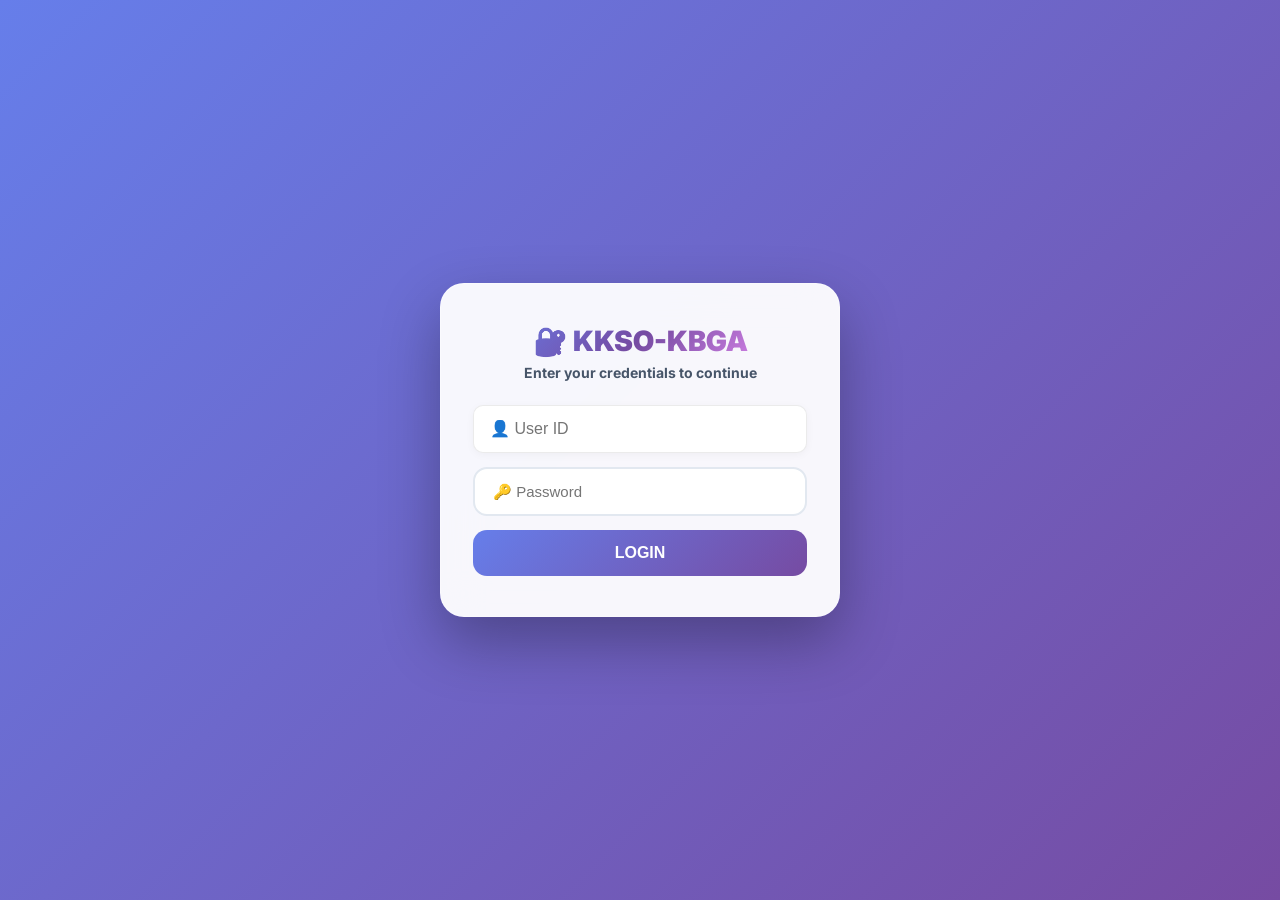
<file: index.html>
<!DOCTYPE html>
<html lang="en">
  <head>
    <!-- ✅ ADD THESE LINES -->
    <link rel="manifest" href="/KKSO-KBGA-APP/manifest.json">
    <meta name="theme-color" content="#000000">
    <meta name="mobile-web-app-capable" content="yes">
    <meta name="apple-mobile-web-app-capable" content="yes">
    <meta name="apple-mobile-web-app-status-bar-style" content="black">
    <meta name="apple-mobile-web-app-title" content="KKSO KBGA">
    <link rel="apple-touch-icon" href="/KKSO-KBGA-APP/icon-192.png">

    <script>
        if ('serviceWorker' in navigator) {
            window.addEventListener('load', function() {
                navigator.serviceWorker.register('/KKSO-KBGA-APP/sw.js')
                .then(function(registration) {
                    console.log('SW registered successfully');
                })
                .catch(function(error) {
                    console.log('SW registration failed:', error);
                });
            });
        }
    </script>
    <!-- ✅ END OF NEW LINES -->
<!-- css link here -->
<link rel="stylesheet" href="styles.css">

    <!-- YOUR EXISTING CODE BELOW -->
<meta charset="UTF-8"/>
<meta name="viewport" content="width=device-width,initial-scale=1.0"/>
<!-- Ravi you can change the browser tab title here -->
<title>KKSO-KBGA DATA</title>
<link rel="preconnect" href="https://fonts.googleapis.com">
<link rel="preconnect" href="https://fonts.gstatic.com" crossorigin>
<link href="https://fonts.googleapis.com/css2?family=Inter:wght@400;600;700;800;900&display=swap" rel="stylesheet">
</head>
<body>
<!-- ===== LOGIN PAGE ===== -->
<div class="login-page" id="loginPage">
<div class="login-card">
<h1>🔐 KKSO-KBGA</h1>
<h3>Enter your credentials to continue</h3>
<input type="text" class="login-input" id="loginUser" placeholder="👤 User ID" autocomplete="off">
<input type="password" class="login-input" id="loginPass" placeholder="🔑 Password">
<button class="login-btn" onclick="handleLogin()">LOGIN</button>
<div class="login-error" id="loginError"></div>
</div>
</div>

<!-- ===== MAIN APP ===== -->
<div class="page" id="appPage">
<div class="header-strip">
<div class="h11"></div>
<div class="h12"></div>
<div class="h13"></div>
</div>

<div class="user-bar" id="userBar">
<div class="clock-widget"><span class="dot"></span><span class="day">-</span><span class="date">-</span><span class="time">-</span></div>
<div class="user-info">
<div class="user-avatar" id="userAvatar">?</div>
<div class="user-details"><span class="user-name" id="userName">-</span><span class="user-level" id="userLevel">-</span></div>
<button class="pwd-btn" onclick="openPasswordModal()" title="Change Password">🔑</button>
<button class="refresh-btn" onclick="location.reload()" title="Refresh">🔄</button>
<button class="logout-btn" onclick="handleLogout()">LOGOUT</button>
</div>
</div>

<div class="title-card">
<h1>KKSO-KBGA DATA</h1>
<h2 id="titleLevel">A Cloud Based Data System</h2>
<h3 id="versionText">© Created by SSE/M/KKSO </h3>
</div>

<!-- MODE TOGGLE — 4 tabs now including More -->
<div class="mode-toggle">
<button class="mode-btn active" onclick="switchMode('view')" id="viewBtn">📋 View Data</button>
<button class="mode-btn" onclick="switchMode('entry')" id="entryBtn">✏️ Entry Data</button>
<button class="mode-btn" onclick="switchMode('mydata')" id="mydataBtn">👤 My Data</button>
<button class="mode-btn" onclick="switchMode('more')" id="moreBtn">📦 More</button>
</div>

<!-- VIEW MODE -->
<div id="viewSection">
<div class="panel">
<div class="panel-title">📋 Data Viewer</div>
<div class="form-group"><label>SUBJECT</label><div class="select-wrapper"><select id="viewSubject" class="colorful-select g1"><option value="">-- Select Subject --</option></select></div></div>
<div id="viewSubSubjectGroup" class="form-group" style="display:none"><label>SUB-SUBJECT</label><div class="select-wrapper"><select id="viewSubSubject" class="colorful-select g2"><option value="">-- Select Sub-Subject --</option></select></div></div>
<div id="viewDropdowns"></div>
</div>
<div id="viewOutput"></div>
</div>

<!-- ENTRY MODE -->
<div id="entrySection" style="display:none">
<div class="panel">
<div class="panel-title">✏️ Data Entry Form</div>
<div class="form-group"><label>SUBJECT</label><div class="select-wrapper"><select id="entrySubject" class="colorful-select g1"><option value="">-- Select Subject --</option></select></div></div>
<div id="entrySubSubjectGroup" class="form-group" style="display:none"><label>SUB-SUBJECT</label><div class="select-wrapper"><select id="entrySubSubject" class="colorful-select g2"><option value="">-- Select Sub-Subject --</option></select></div></div>
<div id="entryDropdowns"></div>
<div class="btn-group" id="entryBtnGroup" style="display:none">
<button class="submit-btn" onclick="handleEntrySubmit()">📤 Submit Entry</button>
<button class="clear-btn" onclick="handleEntryClear()">🗑️ Clear</button>
</div>
<div id="entryStatus"></div>
</div>
</div>

<!-- MY DATA MODE -->
<div id="mydataSection" style="display:none">
<div class="mydata-toggle">
<button class="mydata-btn active" onclick="switchMyData('entries')" id="myEntriesBtn">📝 My Entry Data</button>
<button class="mydata-btn" onclick="switchMyData('inbox')" id="myInboxBtn">📥 My Inbox <span class="unread-badge" id="unreadBadge" style="display:none">0</span></button>
</div>

<!-- MY ENTRIES - NO personal info here -->
<div id="myEntriesSection">
<div class="panel">
<div class="stats-row" id="statsRow">
<div class="stat-card"><div class="stat-icon">📊</div><div class="stat-num" id="statTotal">0</div><div class="stat-label">Total</div></div>
<div class="stat-card"><div class="stat-icon">📅</div><div class="stat-num" id="statToday">0</div><div class="stat-label">Today</div></div>
<div class="stat-card"><div class="stat-icon">📆</div><div class="stat-num" id="statWeek">0</div><div class="stat-label">This Week</div></div>
<div class="stat-card"><div class="stat-icon">🗓️</div><div class="stat-num" id="statMonth">0</div><div class="stat-label">This Month</div></div>
</div>
<div class="form-group"><label>Filter by Subject</label><div class="select-wrapper"><select id="mySubjectFilter" class="colorful-select g3"><option value="">-- All Entries --</option></select></div></div>
<button class="submit-btn" onclick="loadMyData()" style="margin-bottom:10px;width:100%">🔄 Refresh Data</button>
<button class="clear-btn" onclick="exportPDF()" style="margin-bottom:10px;width:100%;background:linear-gradient(135deg,#f59e0b,#d97706)">📄 Export PDF</button>
<div id="myEntriesTable"></div>
</div>
</div>

<!-- MY INBOX - WITH personal info -->
<div id="myInboxSection" style="display:none">
<div class="panel">
<div id="inboxPersonalInfo"></div>
<div class="inbox-stats" id="inboxStats"></div>
<div class="inbox-filters" id="inboxFilters"></div>
<div id="inboxCards"></div>
</div>
</div>
</div>

<!-- MORE MODE (Folder-based app hub) -->
<div id="moreSection" style="display:none">
<div class="more-section">
<div class="more-header">
<h2>📦 More Apps & Tools</h2>
<p id="moreHeaderDesc">Select a category below to explore</p>
</div>
<div id="moreBreadcrumb"></div>
<div id="moreAppsContainer">
<div class="more-loading">⏳ Loading apps...</div>
</div>
</div>
</div>

</div><!-- end appPage -->

<!-- PASSWORD MODAL -->
<div class="modal-overlay" id="pwdModal">
<div class="modal-card" style="position:relative">
<button class="modal-close" onclick="closePasswordModal()">✕</button>
<h2>🔑 Change Password</h2>
<input type="password" class="login-input" id="pwdCurrent" placeholder="Current Password">
<input type="password" class="login-input" id="pwdNew" placeholder="New Password (min 4 chars)">
<input type="password" class="login-input" id="pwdConfirm" placeholder="Confirm New Password">
<button class="login-btn" onclick="handlePasswordChange()">Change Password</button>
<div id="pwdMessage" style="text-align:center;margin-top:10px;font-size:13px"></div>
</div>
</div>

<!-- APP EMBED FULLSCREEN WRAPPER -->
<div class="app-embed-wrapper" id="appEmbedWrapper">
<div class="app-embed-topbar">
<button class="app-embed-back" onclick="closeEmbeddedApp()">← Back</button>
<div class="app-embed-title" id="appEmbedTitle">Loading…</div>
<div style="width:60px;flex-shrink:0"></div><!-- spacer to balance back btn -->
</div>
<div class="app-embed-loading" id="appEmbedLoading">
<div class="app-embed-spinner"></div>
<span>Loading app…</span>
</div>
<iframe class="app-embed-iframe" id="appEmbedIframe" src="" allowfullscreen
  sandbox="allow-scripts allow-same-origin allow-forms allow-popups allow-modals"
  onload="onIframeLoad()"></iframe>
</div>
<!-- JS link here -->
<script src="script.js"></script>
</body>
</html>
</file>
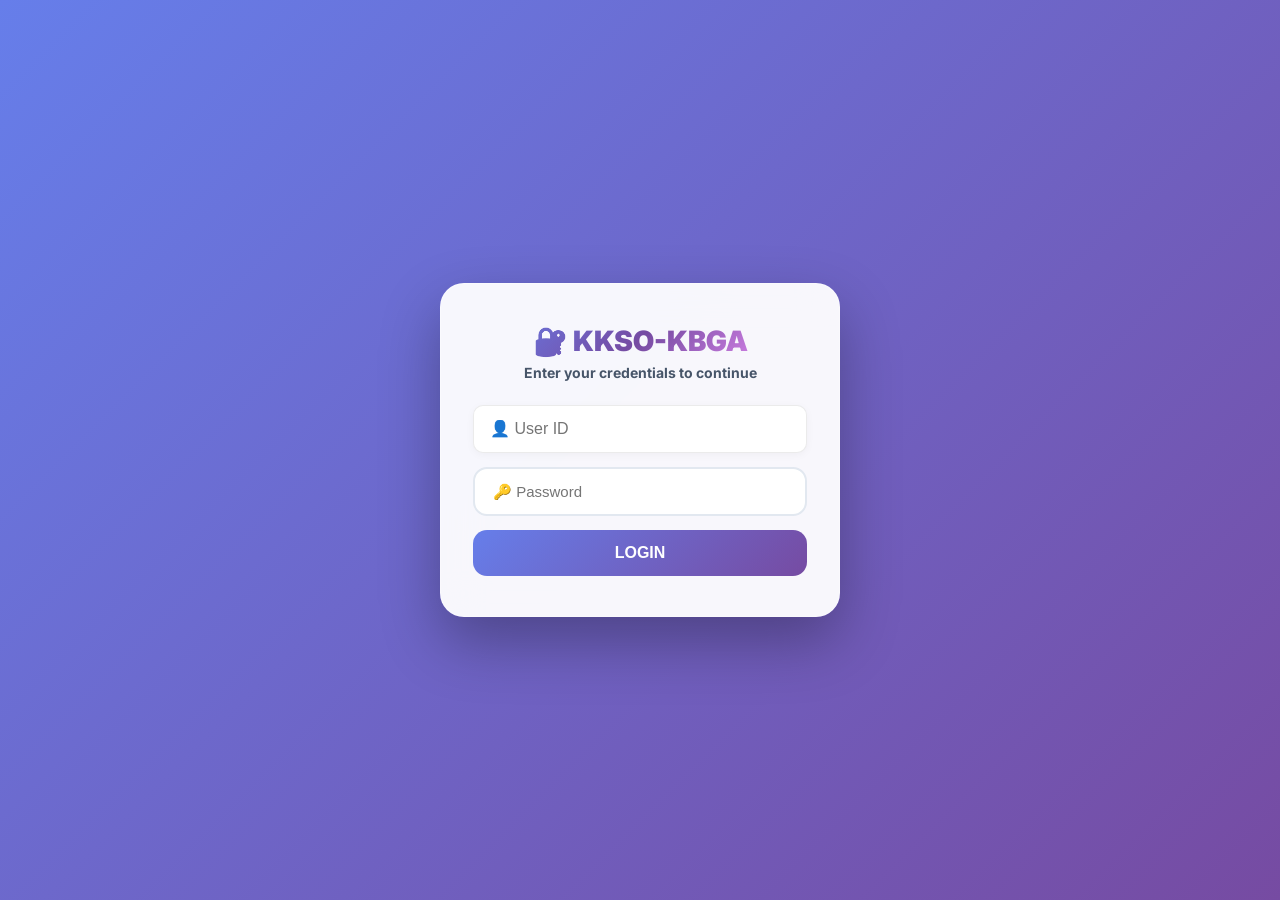
<file: App_Test/Json and embed veiw/index.html>
<!DOCTYPE html>
<html lang="en">
  <head>
    <!-- ✅ ADD THESE LINES --->
    <link rel="manifest" href="/KKSO-KBGA-APP/manifest.json">
    <meta name="theme-color" content="#000000">
    <meta name="mobile-web-app-capable" content="yes">
    <meta name="apple-mobile-web-app-capable" content="yes">
    <meta name="apple-mobile-web-app-status-bar-style" content="black">
    <meta name="apple-mobile-web-app-title" content="KKSO KBGA">
    <link rel="apple-touch-icon" href="/KKSO-KBGA-APP/icon-192.png">

    <script>
        if ('serviceWorker' in navigator) {
            window.addEventListener('load', function() {
                navigator.serviceWorker.register('/KKSO-KBGA-APP/sw.js')
                .then(function(registration) {
                    console.log('SW registered successfully');
                })
                .catch(function(error) {
                    console.log('SW registration failed:', error);
                });
            });
        }
    </script>
    <!-- ✅ END OF NEW LINES -->
<!-- css link here -->
<link rel="stylesheet" href="style.css">

    <!-- YOUR EXISTING CODE BELOW -->
<meta charset="UTF-8"/>
<meta name="viewport" content="width=device-width,initial-scale=1.0"/>
<!-- Ravi you can change the browser tab title here -->
<title>KKSO-KBGA DATA</title>
<link rel="preconnect" href="https://fonts.googleapis.com">
<link rel="preconnect" href="https://fonts.gstatic.com" crossorigin>
<link href="https://fonts.googleapis.com/css2?family=Inter:wght@400;600;700;800;900&display=swap" rel="stylesheet">
</head>
<body>
<!-- ===== LOGIN PAGE ===== -->
<div class="login-page" id="loginPage">
<div class="login-card">
<h1>🔐 KKSO-KBGA</h1>
<h3>Enter your credentials to continue</h3>
<input type="text" class="login-input" id="loginUser" placeholder="👤 User ID" autocomplete="off">
<input type="password" class="login-input" id="loginPass" placeholder="🔑 Password">
<button class="login-btn" onclick="handleLogin()">LOGIN</button>
<div class="login-error" id="loginError"></div>
</div>
</div>

<!-- ===== MAIN APP ===== -->
<div class="page" id="appPage">
<div class="header-strip">
<div class="h11"></div>
<div class="h12"></div>
<div class="h13"></div>
</div>

<div class="user-bar" id="userBar">
<div class="clock-widget"><span class="dot"></span><span class="day">-</span><span class="date">-</span><span class="time">-</span></div>
<div class="user-info">
<div class="user-avatar" id="userAvatar">?</div>
<div class="user-details"><span class="user-name" id="userName">-</span><span class="user-level" id="userLevel">-</span></div>
<button class="pwd-btn" onclick="openPasswordModal()" title="Change Password">🔑</button>
<button class="refresh-btn" onclick="location.reload()" title="Refresh">🔄</button>
<button class="logout-btn" onclick="handleLogout()">LOGOUT</button>
</div>
</div>

<div class="title-card">
<h1>KKSO-KBGA DATA</h1>
<h2 id="titleLevel">A Cloud Based Data System</h2>
<h3 id="versionText">© Created by SSE/M/KKSO </h3>
</div>
<!-- MODE TOGGLE — 4 tabs now including More -->
<div class="mode-toggle">
<button class="mode-btn active" onclick="switchMode('view')" id="viewBtn">📋 View Data</button>
<button class="mode-btn" onclick="switchMode('entry')" id="entryBtn">✏️ Entry Data</button>
<button class="mode-btn" onclick="switchMode('mydata')" id="mydataBtn">👤 My Data</button>
<button class="mode-btn" onclick="switchMode('more')" id="moreBtn">📦 More</button>
</div>

<!-- VIEW MODE -->
<div id="viewSection">
<div class="panel">
<div class="panel-title">📋 Data Viewer</div>
<div class="form-group"><label>SUBJECT</label><div class="select-wrapper"><select id="viewSubject" class="colorful-select g1"><option value="">-- Select Subject --</option></select></div></div>
<div id="viewSubSubjectGroup" class="form-group" style="display:none"><label>SUB-SUBJECT</label><div class="select-wrapper"><select id="viewSubSubject" class="colorful-select g2"><option value="">-- Select Sub-Subject --</option></select></div></div>
<div id="viewDropdowns"></div>
</div>
<div id="viewOutput"></div>
</div>

<!-- ENTRY MODE -->
<div id="entrySection" style="display:none">
<div class="panel">
<div class="panel-title">✏️ Data Entry Form</div>
<div class="form-group"><label>SUBJECT</label><div class="select-wrapper"><select id="entrySubject" class="colorful-select g1"><option value="">-- Select Subject --</option></select></div></div>
<div id="entrySubSubjectGroup" class="form-group" style="display:none"><label>SUB-SUBJECT</label><div class="select-wrapper"><select id="entrySubSubject" class="colorful-select g2"><option value="">-- Select Sub-Subject --</option></select></div></div>

<!-- ✅ NEW: HTML Embed container for Entry Data -->
<div id="entryHtmlEmbedSection" class="entry-embed-wrapper">
  <div class="entry-embed-topbar">
    <button class="entry-embed-back" onclick="closeEntryHtmlEmbed()">← Back</button>
    <div class="entry-embed-title" id="entryEmbedTitle">Loading…</div>
    <div style="width:60px;flex-shrink:0"></div>
  </div>
  <div class="entry-embed-body">
    <div class="entry-embed-loading" id="entryEmbedLoading">
      <div class="entry-embed-spinner"></div>
      <span>Loading form…</span>
    </div>
    <iframe class="entry-embed-iframe" id="entryHtmlIframe" src="" allowfullscreen
      sandbox="allow-scripts allow-same-origin allow-forms allow-popups allow-modals"
      onload="onEntryIframeLoad()"></iframe>
  </div>
</div>

<div id="entryDropdowns"></div>
<div class="btn-group" id="entryBtnGroup" style="display:none">
<button class="submit-btn" onclick="handleEntrySubmit()">📤 Submit Entry</button>
<button class="clear-btn" onclick="handleEntryClear()">🗑️ Clear</button>
</div>
<div id="entryStatus"></div>
</div>
</div>

<!-- MY DATA MODE -->
<div id="mydataSection" style="display:none">
<div class="mydata-toggle">
<button class="mydata-btn active" onclick="switchMyData('entries')" id="myEntriesBtn">📝 My Entry Data</button>
<button class="mydata-btn" onclick="switchMyData('inbox')" id="myInboxBtn">📥 My Inbox <span class="unread-badge" id="unreadBadge" style="display:none">0</span></button>
</div>

<!-- MY ENTRIES - NO personal info here -->
<div id="myEntriesSection">
<div class="panel">
<div class="stats-row" id="statsRow">
<!--<div class="stat-card"><div class="stat-icon">📊</div><div class="stat-num" id="statTotal">0</div><div class="stat-label">Total</div></div>
<div class="stat-card"><div class="stat-icon">📅</div><div class="stat-num" id="statToday">0</div><div class="stat-label">Today</div></div>
<div class="stat-card"><div class="stat-icon">📆</div><div class="stat-num" id="statWeek">0</div><div class="stat-label">This Week</div></div>
<div class="stat-card"><div class="stat-icon">🗓️</div><div class="stat-num" id="statMonth">0</div><div class="stat-label">This Month</div></div>-->
</div>
<div class="form-group"><label>Filter by Subject</label><div class="select-wrapper"><select id="mySubjectFilter" class="colorful-select g3"><option value="">-- All Entries --</option></select></div></div>
<button class="submit-btn" onclick="loadMyData()" style="margin-bottom:10px;width:100%">🔄 Refresh Data</button>
<button class="clear-btn" onclick="exportPDF()" style="margin-bottom:10px;width:100%;background:linear-gradient(135deg,#f59e0b,#d97706)">📄 Export PDF</button>
<div id="myEntriesTable"></div>
</div>
</div>

<!-- MY INBOX - WITH personal info -->
<div id="myInboxSection" style="display:none">
<div class="panel">
<div id="inboxPersonalInfo"></div>
<div class="inbox-stats" id="inboxStats"></div>
<div class="inbox-filters" id="inboxFilters"></div>
<div id="inboxCards"></div>
</div>
</div>
</div>

<!-- MORE MODE (Folder-based app hub) -->
<div id="moreSection" style="display:none">
<div class="more-section">
<div class="more-header">
<h2>📦 More Apps & Tools</h2>
<p id="moreHeaderDesc">Select a category below to explore</p>
</div>
<div id="moreBreadcrumb"></div>
<div id="moreAppsContainer">
<div class="more-loading">⏳ Loading apps...</div>
</div>
</div>
</div>

</div><!-- end appPage -->

<!-- PASSWORD MODAL -->
<div class="modal-overlay" id="pwdModal">
<div class="modal-card" style="position:relative">
<button class="modal-close" onclick="closePasswordModal()">✕</button>
<h2>🔑 Change Password</h2>
<input type="password" class="login-input" id="pwdCurrent" placeholder="Current Password">
<input type="password" class="login-input" id="pwdNew" placeholder="New Password (min 4 chars)">
<input type="password" class="login-input" id="pwdConfirm" placeholder="Confirm New Password">
<button class="login-btn" onclick="handlePasswordChange()">Change Password</button>
<div id="pwdMessage" style="text-align:center;margin-top:10px;font-size:13px"></div>
</div>
</div>

<!-- APP EMBED FULLSCREEN WRAPPER -->
<div class="app-embed-wrapper" id="appEmbedWrapper">
<div class="app-embed-topbar">
<button class="app-embed-back" onclick="closeEmbeddedApp()">← Back</button>
<div class="app-embed-title" id="appEmbedTitle">Loading…</div>
<div style="width:60px;flex-shrink:0"></div><!-- spacer to balance back btn -->
</div>
<div class="app-embed-loading" id="appEmbedLoading">
<div class="app-embed-spinner"></div>
<span>Loading app…</span>
</div>
<iframe class="app-embed-iframe" id="appEmbedIframe" src="" allowfullscreen
  sandbox="allow-scripts allow-same-origin allow-forms allow-popups allow-modals"
  onload="onIframeLoad()"></iframe>
</div>
<!-- ✅ VIEW MODE HTML EMBED WRAPPER (same style as App Embed, new IDs) -->
<div class="app-embed-wrapper" id="viewHtmlEmbedSection">
<div class="app-embed-topbar">
<button class="app-embed-back" onclick="closeViewHtmlEmbed(false)">← Back</button>
<div class="app-embed-title" id="viewEmbedTitle">Loading…</div>
<div style="width:60px;flex-shrink:0"></div>
</div>
<div class="app-embed-loading" id="viewEmbedLoading">
<div class="app-embed-spinner"></div>
<span>Loading…</span>
</div>
<iframe class="app-embed-iframe" id="viewHtmlIframe" src="" allowfullscreen
  sandbox="allow-scripts allow-same-origin allow-forms allow-popups allow-modals"
  onload="onViewIframeLoad()"></iframe>
</div>
  <!-- JS link here -->
<script src="script.js"></script>
</body>
</html>
</file>
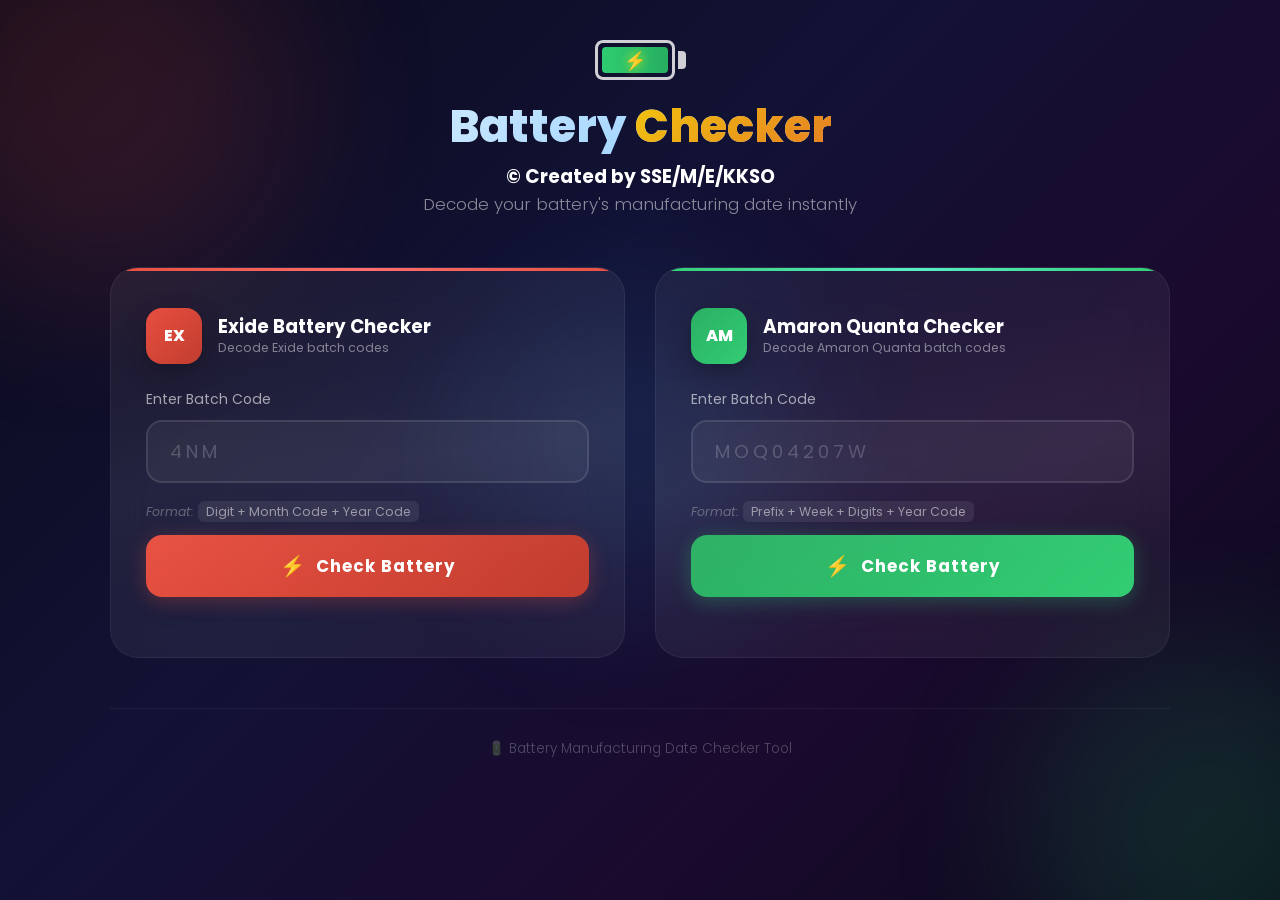
<file: batterychecker.html>
<!DOCTYPE html>
<html lang="en">
<head>
    <meta charset="UTF-8">
    <meta name="viewport" content="width=device-width, initial-scale=1.0">
    <title>🔋 Battery Date Checker</title>
    <link href="https://fonts.googleapis.com/css2?family=Poppins:wght@300;400;500;600;700;800&display=swap" rel="stylesheet">
    <style>
        *{margin:0;padding:0;box-sizing:border-box}

        body{
            font-family:'Poppins',sans-serif;
            min-height:100vh;
            background:linear-gradient(135deg,#0a0a1a 0%,#121235 40%,#1a0a2e 70%,#0a0a1a 100%);
            color:#fff;
            overflow-x:hidden;
        }

        /* Floating Particles */
        .particles{position:fixed;top:0;left:0;width:100%;height:100%;pointer-events:none;z-index:0}
        .particle{
            position:absolute;
            border-radius:50%;
            animation:floatUp linear infinite;
            opacity:0;
        }
        @keyframes floatUp{
            0%{transform:translateY(110vh) scale(0);opacity:0}
            10%{opacity:1}
            90%{opacity:.6}
            100%{transform:translateY(-10vh) scale(1);opacity:0}
        }

        /* Glowing orbs */
        .orb{
            position:fixed;
            border-radius:50%;
            filter:blur(80px);
            opacity:.15;
            z-index:0;
            animation:orbFloat 8s ease-in-out infinite alternate;
        }
        .orb-1{width:400px;height:400px;background:#e74c3c;top:-100px;left:-100px;animation-delay:0s}
        .orb-2{width:350px;height:350px;background:#2ecc71;bottom:-100px;right:-100px;animation-delay:2s}
        .orb-3{width:300px;height:300px;background:#3498db;top:50%;left:50%;transform:translate(-50%,-50%);animation-delay:4s}
        @keyframes orbFloat{
            0%{transform:translate(0,0) scale(1)}
            100%{transform:translate(30px,-30px) scale(1.1)}
        }

        .wrapper{position:relative;z-index:1;max-width:1100px;margin:0 auto;padding:40px 20px}

        /* Header */
        header{text-align:center;margin-bottom:50px}

        .header-battery{
            display:inline-flex;
            align-items:center;
            margin-bottom:20px;
            position:relative;
        }
        .h-batt-body{
            width:80px;height:40px;
            border:3px solid rgba(255,255,255,.8);
            border-radius:8px;
            padding:4px;
            position:relative;
            overflow:hidden;
        }
        .h-batt-fill{
            height:100%;
            border-radius:4px;
            background:linear-gradient(90deg,#2ecc71,#27ae60);
            animation:headerCharge 3s ease-in-out infinite;
        }
        @keyframes headerCharge{
            0%{width:15%;background:linear-gradient(90deg,#e74c3c,#c0392b)}
            50%{width:90%;background:linear-gradient(90deg,#2ecc71,#27ae60)}
            100%{width:15%;background:linear-gradient(90deg,#e74c3c,#c0392b)}
        }
        .h-batt-cap{
            width:8px;height:18px;
            background:rgba(255,255,255,.8);
            border-radius:0 4px 4px 0;
            margin-left:3px;
        }
        .h-batt-bolt{
            position:absolute;
            top:50%;left:50%;
            transform:translate(-50%,-50%);
            font-size:18px;
            filter:drop-shadow(0 0 6px rgba(255,255,0,.8));
            animation:boltPulse 1.5s ease-in-out infinite;
        }
        @keyframes boltPulse{
            0%,100%{opacity:1;transform:translate(-50%,-50%) scale(1)}
            50%{opacity:.5;transform:translate(-50%,-50%) scale(.8)}
        }

        header h1{
            font-size:2.8em;font-weight:800;
            background:linear-gradient(135deg,#fff 0%,#a8d8ff 50%,#fff 100%);
            -webkit-background-clip:text;
            -webkit-text-fill-color:transparent;
            background-clip:text;
            line-height:1.2;
            margin-bottom:8px;
        }
        header h1 span{
            background:linear-gradient(135deg,#f1c40f,#e67e22);
            -webkit-background-clip:text;
            -webkit-text-fill-color:transparent;
            background-clip:text;
        }
        header p{color:rgba(255,255,255,.5);font-size:1.05em;font-weight:300}

        /* Cards Container */
        .cards-container{
            display:grid;
            grid-template-columns:repeat(auto-fit,minmax(400px,1fr));
            gap:30px;
            margin-bottom:50px;
        }

        /* Card */
        .card{
            background:rgba(255,255,255,.04);
            backdrop-filter:blur(20px);
            -webkit-backdrop-filter:blur(20px);
            border:1px solid rgba(255,255,255,.08);
            border-radius:28px;
            padding:40px 35px;
            position:relative;
            overflow:hidden;
            transition:all .4s cubic-bezier(.175,.885,.32,1.275);
        }
        .card::before{
            content:'';position:absolute;top:0;left:0;right:0;height:3px;
            border-radius:28px 28px 0 0;
        }
        .card.exide-card::before{background:linear-gradient(90deg,#e74c3c,#ff6b6b,#e74c3c)}
        .card.amaron-card::before{background:linear-gradient(90deg,#2ecc71,#55efc4,#2ecc71)}

        .card:hover{
            transform:translateY(-8px);
            border-color:rgba(255,255,255,.15);
            box-shadow:0 20px 60px rgba(0,0,0,.3);
        }

        /* Card shimmer effect */
        .card::after{
            content:'';position:absolute;top:-50%;left:-50%;
            width:200%;height:200%;
            background:linear-gradient(
                to bottom right,
                rgba(255,255,255,0) 0%,
                rgba(255,255,255,.02) 40%,
                rgba(255,255,255,.05) 50%,
                rgba(255,255,255,.02) 60%,
                rgba(255,255,255,0) 100%
            );
            transform:rotate(30deg);
            pointer-events:none;
        }

        .card-top{display:flex;align-items:center;gap:16px;margin-bottom:25px}

        .brand-icon{
            width:56px;height:56px;border-radius:16px;
            display:flex;align-items:center;justify-content:center;
            font-weight:800;font-size:1em;letter-spacing:-.5px;
            box-shadow:0 8px 25px rgba(0,0,0,.3);
            flex-shrink:0;
        }
        .exide-icon{background:linear-gradient(135deg,#e74c3c,#c0392b)}
        .amaron-icon{background:linear-gradient(135deg,#27ae60,#2ecc71)}

        .card-top-text h2{font-size:1.15em;font-weight:700;line-height:1.3}
        .card-top-text p{font-size:.78em;color:rgba(255,255,255,.45);font-weight:400}

        .input-label{
            font-size:.88em;color:rgba(255,255,255,.6);
            margin-bottom:10px;display:block;font-weight:400;
        }

        .input-field{
            width:100%;padding:16px 22px;
            border:2px solid rgba(255,255,255,.1);
            border-radius:16px;
            background:rgba(255,255,255,.05);
            color:#fff;
            font-size:1.15em;
            font-family:'Poppins',sans-serif;
            font-weight:600;
            letter-spacing:4px;
            text-transform:uppercase;
            outline:none;
            transition:all .3s;
            margin-bottom:16px;
        }
        .input-field::placeholder{
            color:rgba(255,255,255,.2);
            letter-spacing:4px;
            font-weight:400;
        }
        .input-field:focus{
            border-color:rgba(255,255,255,.3);
            background:rgba(255,255,255,.08);
            box-shadow:0 0 0 4px rgba(255,255,255,.05);
        }

        .check-btn{
            width:100%;padding:16px;
            border:none;border-radius:16px;
            font-size:1.05em;font-weight:700;
            cursor:pointer;
            font-family:'Poppins',sans-serif;
            letter-spacing:1px;
            display:flex;align-items:center;justify-content:center;gap:10px;
            transition:all .3s;
            position:relative;
            overflow:hidden;
        }
        .check-btn::before{
            content:'';position:absolute;top:0;left:-100%;
            width:100%;height:100%;
            background:linear-gradient(90deg,transparent,rgba(255,255,255,.2),transparent);
            transition:left .5s;
        }
        .check-btn:hover::before{left:100%}

        .exide-btn{
            background:linear-gradient(135deg,#e74c3c,#c0392b);
            color:#fff;
            box-shadow:0 4px 20px rgba(231,76,60,.3);
        }
        .exide-btn:hover{
            transform:translateY(-3px);
            box-shadow:0 8px 30px rgba(231,76,60,.5);
        }
        .amaron-btn{
            background:linear-gradient(135deg,#27ae60,#2ecc71);
            color:#fff;
            box-shadow:0 4px 20px rgba(46,204,113,.3);
        }
        .amaron-btn:hover{
            transform:translateY(-3px);
            box-shadow:0 8px 30px rgba(46,204,113,.5);
        }
        .check-btn:active{transform:translateY(0) scale(.98)}

        .btn-icon{font-size:1.2em}

        /* Result Area */
        .result-area{margin-top:20px}

        .result-card{
            background:rgba(255,255,255,.05);
            border:1px solid rgba(255,255,255,.1);
            border-radius:20px;
            padding:25px;
            animation:resultIn .6s cubic-bezier(.175,.885,.32,1.275);
        }
        @keyframes resultIn{
            0%{opacity:0;transform:translateY(30px) scale(.95)}
            100%{opacity:1;transform:translateY(0) scale(1)}
        }

        /* Battery Visual */
        .battery-visual{
            display:flex;align-items:center;justify-content:center;
            margin-bottom:22px;gap:4px;
        }
        .batt-body{
            width:140px;height:52px;
            border:3px solid rgba(255,255,255,.6);
            border-radius:10px;
            padding:5px;
            position:relative;
        }
        .batt-fill{
            height:100%;
            border-radius:6px;
            width:0%;
            transition:width 1.8s cubic-bezier(.25,.46,.45,.94);
            position:relative;
        }
        .batt-fill.animate{width:var(--target-width)}

        .batt-percent{
            position:absolute;top:50%;left:50%;
            transform:translate(-50%,-50%);
            font-size:.75em;font-weight:700;
            color:#fff;
            text-shadow:0 1px 3px rgba(0,0,0,.5);
            z-index:2;
            width:140px;
            text-align:center;
            left:0;
            transform:translateY(-50%);
        }
        .batt-cap{
            width:8px;height:22px;
            background:rgba(255,255,255,.6);
            border-radius:0 5px 5px 0;
        }

        /* Charge label */
        .charge-label{
            text-align:center;
            font-size:.75em;
            color:rgba(255,255,255,.4);
            margin-bottom:18px;
            font-weight:300;
        }

        .result-info{display:flex;flex-direction:column;gap:2px}

        .result-row{
            display:flex;align-items:center;gap:14px;
            padding:12px 15px;
            border-radius:12px;
            transition:background .3s;
        }
        .result-row:hover{background:rgba(255,255,255,.05)}

        .r-icon{
            width:42px;height:42px;
            border-radius:12px;
            display:flex;align-items:center;justify-content:center;
            font-size:1.15em;
            background:rgba(255,255,255,.06);
            flex-shrink:0;
        }
        .r-text{display:flex;flex-direction:column}
        .r-label{font-size:.75em;color:rgba(255,255,255,.4);font-weight:400}
        .r-value{font-size:1.02em;font-weight:600;margin-top:1px}

        .status-fresh{color:#2ecc71}
        .status-good{color:#f1c40f}
        .status-fair{color:#f39c12}
        .status-aging{color:#e67e22}
        .status-old{color:#e74c3c}

        .status-pill{
            display:inline-flex;align-items:center;gap:6px;
            padding:4px 14px;border-radius:20px;font-size:.85em;font-weight:600;
        }
        .pill-fresh{background:rgba(46,204,113,.12);color:#2ecc71}
        .pill-good{background:rgba(241,196,15,.12);color:#f1c40f}
        .pill-fair{background:rgba(243,156,18,.12);color:#f39c12}
        .pill-aging{background:rgba(230,126,34,.12);color:#e67e22}
        .pill-old{background:rgba(231,76,60,.12);color:#e74c3c}

        /* Dot pulse */
        .pulse-dot{
            width:8px;height:8px;border-radius:50%;
            display:inline-block;
            animation:pulseDot 1.5s ease-in-out infinite;
        }
        @keyframes pulseDot{
            0%,100%{opacity:1;transform:scale(1)}
            50%{opacity:.4;transform:scale(.7)}
        }

        /* Error */
        .error-msg{
            background:rgba(231,76,60,.1);
            border:1px solid rgba(231,76,60,.2);
            border-radius:14px;
            padding:16px 20px;
            color:#ff6b6b;
            font-size:.9em;
            display:flex;align-items:center;gap:10px;
            animation:shakeIn .5s;
        }
        @keyframes shakeIn{
            0%{transform:translateX(0);opacity:0}
            20%{transform:translateX(-8px)}
            40%{transform:translateX(8px)}
            60%{transform:translateX(-4px)}
            80%{transform:translateX(4px);opacity:1}
            100%{transform:translateX(0)}
        }
        .error-icon{font-size:1.3em}

        /* Footer */
        footer{
            text-align:center;
            padding:30px 0;
            border-top:1px solid rgba(255,255,255,.06);
        }
        footer p{color:rgba(255,255,255,.25);font-size:.85em;font-weight:300}
        footer a{color:rgba(255,255,255,.4);text-decoration:none}
        footer a:hover{color:rgba(255,255,255,.7)}

        /* Responsive */
        @media(max-width:500px){
            .cards-container{grid-template-columns:1fr}
            header h1{font-size:1.9em}
            .card{padding:28px 22px;border-radius:22px}
            .wrapper{padding:25px 14px}
            .input-field{font-size:1em;letter-spacing:3px;padding:14px 18px}
            .batt-body{width:110px;height:44px}
            .brand-icon{width:46px;height:46px;font-size:.85em}
            .card-top-text h2{font-size:1em}
        }

        /* Tooltip-style code hint */
        .code-hint{
            font-size:.78em;
            color:rgba(255,255,255,.3);
            margin-top:4px;
            margin-bottom:14px;
            font-style:italic;
        }
        .code-hint code{
            background:rgba(255,255,255,.08);
            padding:2px 8px;
            border-radius:6px;
            font-family:'Poppins',monospace;
            color:rgba(255,255,255,.5);
            font-style:normal;
        }
    </style>
</head>
<body>

<!-- Floating Particles -->
<div class="particles" id="particles"></div>

<!-- Glowing Orbs -->
<div class="orb orb-1"></div>
<div class="orb orb-2"></div>
<div class="orb orb-3"></div>

<div class="wrapper">

    <!-- Header -->
    <header>
        <div class="header-battery">
            <div class="h-batt-body">
                <div class="h-batt-fill"></div>
                <span class="h-batt-bolt">⚡</span>
            </div>
            <div class="h-batt-cap"></div>
        </div>
        <h1>Battery <span>Checker</span></h1>
        <h3>© Created by SSE/M/E/KKSO </h3>
        <p>Decode your battery's manufacturing date instantly</p>
    </header>

    <!-- Cards -->
    <div class="cards-container">

        <!-- EXIDE CARD -->
        <div class="card exide-card">
            <div class="card-top">
                <div class="brand-icon exide-icon">EX</div>
                <div class="card-top-text">
                    <h2>Exide Battery Checker</h2>
                    <p>Decode Exide batch codes</p>
                </div>
            </div>

            <label class="input-label">Enter Batch Code</label>
            <input type="text" id="exideInput" class="input-field" placeholder="4NM" maxlength="10">
            <div class="code-hint">Format: <code>Digit + Month Code + Year Code</code></div>

            <button class="check-btn exide-btn" onclick="checkExide()">
                <span class="btn-icon">⚡</span> Check Battery
            </button>

            <div class="result-area" id="exideResult"></div>
            <div class="result-area" id="exideError"></div>
        </div>

        <!-- AMARON CARD -->
        <div class="card amaron-card">
            <div class="card-top">
                <div class="brand-icon amaron-icon">AM</div>
                <div class="card-top-text">
                    <h2>Amaron Quanta Checker</h2>
                    <p>Decode Amaron Quanta batch codes</p>
                </div>
            </div>

            <label class="input-label">Enter Batch Code</label>
            <input type="text" id="amaronInput" class="input-field" placeholder="MOQ04207W" maxlength="15">
            <div class="code-hint">Format: <code>Prefix + Week + Digits + Year Code</code></div>

            <button class="check-btn amaron-btn" onclick="checkAmaron()">
                <span class="btn-icon">⚡</span> Check Battery
            </button>

            <div class="result-area" id="amaronResult"></div>
            <div class="result-area" id="amaronError"></div>
        </div>

    </div>

    <!-- Footer -->
    <footer>
        <p>🔋 Battery Manufacturing Date Checker Tool</p>
    </footer>
</div>

<script>
// =================== DATA MAPS ===================

const exideMonths = {
    N:'January', O:'February', P:'March', Q:'April',
    R:'May', S:'June', T:'July', U:'August',
    V:'September', W:'October', X:'November', Y:'December'
};
const exideMonthNums = {
    N:0, O:1, P:2, Q:3, R:4, S:5,
    T:6, U:7, V:8, W:9, X:10, Y:11
};
const exideYears = {
    A:2009, B:2010, C:2011, D:2012, E:2013, F:2014,
    G:2015, H:2016, I:2017, J:2018, K:2019, L:2020,
    M:2021, N:2022, O:2023, P:2024, Q:2025, R:2026
};
const amaronYears = {
    K:2010, L:2011, M:2012, N:2013, O:2014, P:2015,
    Q:2016, R:2017, S:2018, T:2019, U:2020, V:2021,
    W:2022, X:2023, Y:2024, Z:2025, '1':2026, '2':2027
};

// =================== HELPERS ===================

function getOrdinal(n){
    if(n>3&&n<21) return n+'th';
    switch(n%10){
        case 1:return n+'st';
        case 2:return n+'nd';
        case 3:return n+'rd';
        default:return n+'th';
    }
}

function getAge(mfgDate){
    const now=new Date();
    let y=now.getFullYear()-mfgDate.getFullYear();
    let m=now.getMonth()-mfgDate.getMonth();
    let d=now.getDate()-mfgDate.getDate();
    if(d<0){m--;} 
    if(m<0){y--;m+=12;}
    return{years:Math.max(0,y),months:Math.max(0,m)};
}

function ageString(a){
    let p=[];
    if(a.years>0) p.push(a.years+(a.years===1?' Year':' Years'));
    if(a.months>0) p.push(a.months+(a.months===1?' Month':' Months'));
    return p.length?p.join(', '):'Less than a month';
}

function getStatus(totalM){
    if(totalM<=6)  return{text:'Brand New',cls:'fresh',charge:98,emoji:'✅'};
    if(totalM<=12) return{text:'Fresh',cls:'fresh',charge:85,emoji:'✅'};
    if(totalM<=24) return{text:'Good',cls:'good',charge:70,emoji:'👍'};
    if(totalM<=36) return{text:'Fair',cls:'fair',charge:50,emoji:'👌'};
    if(totalM<=60) return{text:'Aging',cls:'aging',charge:30,emoji:'⚠️'};
    return{text:'Old',cls:'old',charge:12,emoji:'🔴'};
}

function fillColor(cls){
    const m={fresh:'#2ecc71',good:'#f1c40f',fair:'#f39c12',aging:'#e67e22',old:'#e74c3c'};
    return m[cls]||'#2ecc71';
}

// =================== RENDER RESULT ===================

function showResult(elId,dateStr,mfgDate){
    const age=getAge(mfgDate);
    const totalM=age.years*12+age.months;
    const st=getStatus(totalM);
    const col=fillColor(st.cls);

    document.getElementById(elId).innerHTML=`
        <div class="result-card">
            <div class="battery-visual">
                <div class="batt-body">
                    <div class="batt-fill" id="${elId}Fill" style="background:linear-gradient(90deg,${col},${col}bb);width:0%"></div>
                    <span class="batt-percent">${st.charge}%</span>
                </div>
                <div class="batt-cap"></div>
            </div>
            <div class="charge-label">Estimated Battery Health</div>

            <div class="result-info">
                <div class="result-row">
                    <div class="r-icon">📅</div>
                    <div class="r-text">
                        <span class="r-label">Manufacturing Date</span>
                        <span class="r-value">${dateStr}</span>
                    </div>
                </div>
                <div class="result-row">
                    <div class="r-icon">⏱️</div>
                    <div class="r-text">
                        <span class="r-label">Battery Age</span>
                        <span class="r-value">${ageString(age)}</span>
                    </div>
                </div>
                <div class="result-row">
                    <div class="r-icon">${st.emoji}</div>
                    <div class="r-text">
                        <span class="r-label">Status</span>
                        <span class="r-value">
                            <span class="status-pill pill-${st.cls}">
                                <span class="pulse-dot" style="background:${col}"></span>
                                ${st.text}
                            </span>
                        </span>
                    </div>
                </div>
            </div>
        </div>
    `;

    // Animate fill
    requestAnimationFrame(()=>{
        requestAnimationFrame(()=>{
            const f=document.getElementById(elId+'Fill');
            if(f) f.style.width=st.charge+'%';
        });
    });
}

function showError(resId,errId,msg){
    document.getElementById(resId).innerHTML='';
    document.getElementById(errId).innerHTML=`
        <div class="error-msg">
            <span class="error-icon">⚠️</span>
            <span>${msg}</span>
        </div>
    `;
}
function clearError(errId){document.getElementById(errId).innerHTML='';}

// =================== CHECKERS ===================

function checkExide(){
    const code=document.getElementById('exideInput').value.trim().toUpperCase();
    clearError('exideError');
    document.getElementById('exideResult').innerHTML='';

    if(code.length<2){
        showError('exideResult','exideError','Please enter at least 2 characters (e.g., <b>4NM</b>).');
        return;
    }

    const mCode=code[code.length-2];
    const yCode=code[code.length-1];

    const month=exideMonths[mCode];
    const year=exideYears[yCode];

    if(!month){
        showError('exideResult','exideError',`Invalid month code "<b>${mCode}</b>". Valid: N–Y (January–December).`);
        return;
    }
    if(year===undefined){
        showError('exideResult','exideError',`Invalid year code "<b>${yCode}</b>". Valid: A–R (2009–2026).`);
        return;
    }

    const mfg=new Date(year,exideMonthNums[mCode],1);
    showResult('exideResult',month+' '+year,mfg);
}

function checkAmaron(){
    const code=document.getElementById('amaronInput').value.trim().toUpperCase();
    clearError('amaronError');
    document.getElementById('amaronResult').innerHTML='';

    if(code.length<6){
        showError('amaronResult','amaronError','Please enter a valid batch code (e.g., <b>MOQ04207W</b>).');
        return;
    }

    const yCode=code[code.length-1];
    const weekStr=code.substring(3,5);
    const weekNum=parseInt(weekStr,10);

    const year=amaronYears[yCode];

    if(year===undefined){
        showError('amaronResult','amaronError',`Invalid year code "<b>${yCode}</b>". Valid: K–Z (2010–2025), 1 (2026), 2 (2027).`);
        return;
    }
    if(isNaN(weekNum)||weekNum<1||weekNum>52){
        showError('amaronResult','amaronError',`Invalid week number "<b>${weekStr}</b>". Must be 01–52.`);
        return;
    }

    const jan1=new Date(year,0,1);
    const mfg=new Date(jan1.getTime()+(weekNum-1)*7*86400000);
    const dateStr=getOrdinal(weekNum)+' Week of '+year;
    showResult('amaronResult',dateStr,mfg);
}

// =================== ENTER KEY ===================
document.getElementById('exideInput').addEventListener('keydown',function(e){
    if(e.key==='Enter') checkExide();
});
document.getElementById('amaronInput').addEventListener('keydown',function(e){
    if(e.key==='Enter') checkAmaron();
});

// =================== PARTICLES ===================
(function createParticles(){
    const container=document.getElementById('particles');
    const colors=['rgba(231,76,60,.4)','rgba(46,204,113,.4)','rgba(52,152,219,.4)','rgba(241,196,15,.4)','rgba(255,255,255,.3)'];
    for(let i=0;i<25;i++){
        const p=document.createElement('div');
        p.className='particle';
        const size=Math.random()*5+2;
        p.style.cssText=`
            width:${size}px;height:${size}px;
            left:${Math.random()*100}%;
            background:${colors[Math.floor(Math.random()*colors.length)]};
            animation-duration:${Math.random()*15+10}s;
            animation-delay:${Math.random()*10}s;
        `;
        container.appendChild(p);
    }
})();
</script>
</body>
</html>
</file>
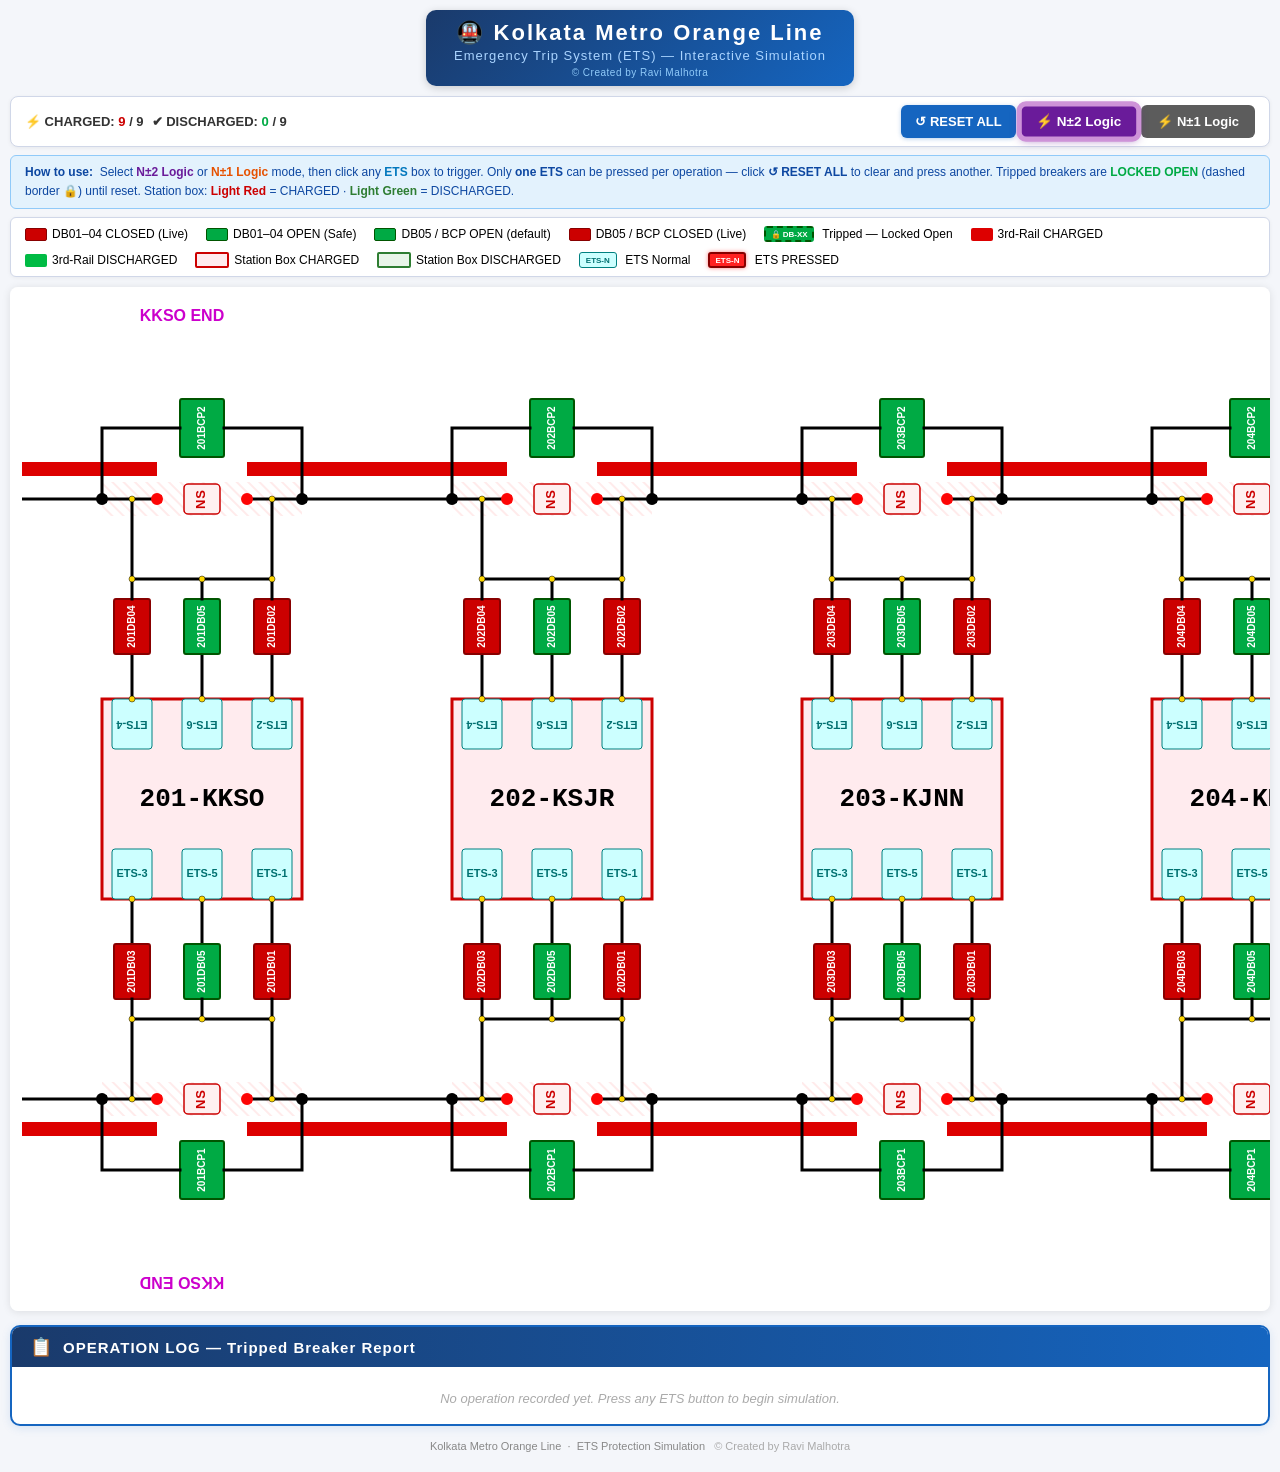
<file: etssimulation.html>
<!DOCTYPE html>
<html lang="en">
<head>
  <meta charset="UTF-8" />
  <meta name="viewport" content="width=device-width, initial-scale=1.0" />
  <title>Kolkata Metro Orange Line — ETS Simulation</title>
  <style>
    *, *::before, *::after { box-sizing: border-box; margin: 0; padding: 0; }

    body {
      font-family: Arial, sans-serif;
      background: #f4f6fa;
      min-height: 100vh;
      padding: 10px;
    }

    /* ── Header ── */
    #header { text-align: center; margin-bottom: 10px; }
    #header-box {
      display: inline-block;
      background: linear-gradient(135deg, #1a3a6b 0%, #1565c0 100%);
      color: #fff;
      padding: 10px 28px 8px;
      border-radius: 10px;
      box-shadow: 0 2px 8px rgba(0,0,0,0.18);
    }
    #header-box .title  { font-size:clamp(14px,3vw,22px); font-weight:900; letter-spacing:2px; display:block; }
    #header-box .sub    { display:block; font-size:clamp(10px,2vw,13px); color:#aad4ff; font-weight:400; letter-spacing:1px; margin-top:2px; }
    #header-box .credit { display:block; font-size:clamp(9px,1.5vw,10px); color:#90caf9; font-weight:400; margin-top:4px; letter-spacing:0.5px; }

    /* ── Status bar ── */
    #statusbar {
      display:flex; align-items:center; flex-wrap:wrap;
      gap:8px; background:#fff; border:1px solid #d0d7e8;
      border-radius:8px; padding:8px 14px; margin-bottom:8px;
      box-shadow:0 1px 4px rgba(0,0,0,0.06);
    }
    #statusbar .s-charged    { font-weight:700; font-size:clamp(11px,2vw,13px); color:#333; }
    #statusbar .s-charged    span { color:#cc0000; }
    #statusbar .s-discharged { font-weight:700; font-size:clamp(11px,2vw,13px); color:#333; }
    #statusbar .s-discharged span { color:#00aa44; }
    #last-ets {
      background:#fff8e1; border:1px solid #ffa000;
      border-radius:4px; padding:3px 10px;
      font-weight:700; font-size:clamp(10px,2vw,13px); display:none;
    }
    #last-ets span { color:#cc0000; }

    /* ── Button group ── */
    .btn-group { display:flex; gap:6px; margin-left:auto; flex-wrap:wrap; }
    .btn {
      border:none; border-radius:6px; padding:7px 14px;
      font-weight:700; font-size:clamp(10px,1.8vw,13px);
      cursor:pointer; white-space:nowrap;
      transition:background 0.15s, box-shadow 0.15s, transform 0.15s;
    }
    #btn-reset { background:#1565c0; color:#fff; box-shadow:0 1px 4px rgba(21,101,192,0.3); }
    #btn-reset:hover { background:#0d47a1; }

    #btn-n2 { background:#5c5c5c; color:#fff; border:2px solid transparent; }
    #btn-n2:hover  { background:#4a148c; border-color:#ce93d8; }
    #btn-n2.active { background:#6a1b9a; color:#fff; border-color:#ce93d8; transform:scale(1.04); box-shadow:0 0 0 3px #ce93d8,0 2px 8px rgba(106,27,154,0.5); }

    #btn-n1 { background:#5c5c5c; color:#fff; border:2px solid transparent; }
    #btn-n1:hover  { background:#bf360c; border-color:#ffab91; }
    #btn-n1.active { background:#e65100; color:#fff; border-color:#ffab91; transform:scale(1.04); box-shadow:0 0 0 3px #ffccbc,0 2px 8px rgba(230,81,0,0.5); }

    /* ── ETS indicator panel ── */
    #ets-indicator {
      display:none; align-items:center; flex-wrap:wrap; gap:6px;
      background:#fff3e0; border:2px solid #e65100;
      border-radius:8px; padding:8px 16px; margin-bottom:8px;
      font-size:clamp(11px,2vw,14px); color:#bf360c;
      box-shadow:0 2px 8px rgba(230,81,0,0.15);
      animation: fadeIn 0.3s ease;
    }
    #ets-indicator .ets-label {
      font-size:clamp(14px,3vw,20px); font-weight:900; color:#cc0000;
      letter-spacing:2px; background:#fff; border:2px solid #cc0000;
      border-radius:6px; padding:2px 14px; display:inline-block; margin:0 4px;
    }
    #ets-indicator .station-label { font-size:clamp(12px,2.5vw,16px); font-weight:700; color:#1a3a6b; }
    #ets-indicator .mode-badge    { font-size:clamp(10px,1.8vw,12px); font-weight:700; border-radius:4px; padding:2px 10px; margin-left:4px; }
    .mode-badge-n2 { background:#6a1b9a; color:#fff; }
    .mode-badge-n1 { background:#e65100; color:#fff; }

    @keyframes fadeIn { from{opacity:0;transform:translateY(-4px)} to{opacity:1;transform:none} }

    /* ── Info bar ── */
    #infobar {
      background:#e3f2fd; border:1px solid #90caf9;
      border-radius:6px; padding:7px 14px; margin-bottom:8px;
      font-size:clamp(10px,1.8vw,12px); color:#0d47a1; line-height:1.6;
    }

    /* ── Legend ── */
    #legend {
      display:flex; flex-wrap:wrap; gap:10px 18px;
      background:#fff; border:1px solid #d0d7e8;
      border-radius:6px; padding:8px 14px; margin-bottom:10px;
      font-size:clamp(10px,1.8vw,12px); box-shadow:0 1px 4px rgba(0,0,0,0.05);
    }
    .leg-item  { display:flex; align-items:center; gap:5px; white-space:nowrap; }
    .leg-swatch{ display:inline-block; width:22px; height:13px; border-radius:2px; flex-shrink:0; }
    .leg-stn-chg {
      display:inline-block; width:34px; height:16px; border-radius:2px; flex-shrink:0;
      background:#ffebee; border:2px solid #cc0000;
    }
    .leg-stn-dis {
      display:inline-block; width:34px; height:16px; border-radius:2px; flex-shrink:0;
      background:#e8f5e9; border:2px solid #2e7d32;
    }
    .leg-ets-normal {
      display:inline-flex; align-items:center; justify-content:center;
      width:38px; height:16px; border-radius:3px;
      background:#ccffff; border:1px solid #008080;
      font-size:8px; font-weight:700; color:#007070; flex-shrink:0;
    }
    .leg-ets-pressed {
      display:inline-flex; align-items:center; justify-content:center;
      width:38px; height:16px; border-radius:3px;
      background:#ff2222; border:2px solid #880000;
      font-size:8px; font-weight:700; color:#fff; flex-shrink:0;
      box-shadow:0 0 4px rgba(255,0,0,0.5);
    }
    .leg-db-locked {
      display:inline-flex; align-items:center; justify-content:center;
      width:50px; height:16px; border-radius:3px;
      background:#00aa44; border:2px dashed #005500;
      font-size:8px; font-weight:700; color:#fff; flex-shrink:0;
    }

    /* ── SVG container ── */
    #diagram-wrap {
      background:white; padding:12px;
      box-shadow:0 1px 8px rgba(0,0,0,0.1);
      border-radius:8px; overflow-x:auto; overflow-y:auto;
      margin-bottom:14px; -webkit-overflow-scrolling:touch; max-width:100%;
    }
    #diagram-wrap svg { display:block; }

    #scroll-hint { display:none; text-align:center; font-size:11px; color:#888; margin-bottom:6px; }
    @media (max-width:900px) { #scroll-hint { display:block; } }

    .clickable { cursor:pointer; }

    @keyframes etsPulse {
      0%   { opacity:1; }
      50%  { opacity:0.55; }
      100% { opacity:1; }
    }
    .ets-active-anim { animation: etsPulse 0.8s ease-in-out infinite; }
    .ets-locked-anim { opacity:0.45; cursor:not-allowed !important; }

    /* ══════════════════════════════════════════
       OPERATION LOG PANEL
    ══════════════════════════════════════════ */
    #op-log {
      background:#fff;
      border:2px solid #1565c0;
      border-radius:10px;
      margin-bottom:14px;
      box-shadow:0 2px 10px rgba(21,101,192,0.13);
      overflow:hidden;
    }
    #op-log-header {
      background:linear-gradient(90deg,#1a3a6b,#1565c0);
      color:#fff;
      padding:9px 18px;
      font-size:clamp(12px,2vw,15px);
      font-weight:900;
      letter-spacing:1px;
      display:flex;
      align-items:center;
      gap:10px;
    }
    #op-log-header .log-icon { font-size:18px; }
    #op-log-body { padding:14px 18px; }

    #op-log-empty {
      color:#aaa;
      font-size:clamp(11px,1.8vw,13px);
      text-align:center;
      padding:10px 0 4px;
      font-style:italic;
    }

    .log-grid {
      display:grid;
      grid-template-columns: 1fr 1fr 1fr;
      gap:12px;
    }
    @media(max-width:680px) {
      .log-grid { grid-template-columns:1fr; }
    }

    .log-card {
      border-radius:8px;
      border:1.5px solid #d0d7e8;
      overflow:hidden;
    }
    .log-card-head {
      padding:6px 12px;
      font-size:clamp(10px,1.6vw,12px);
      font-weight:700;
      letter-spacing:0.5px;
      color:#fff;
    }
    .log-card-body {
      padding:10px 12px;
      font-size:clamp(11px,1.8vw,13px);
      line-height:1.7;
      background:#fafbfd;
      min-height:56px;
    }

    .card-scheme .log-card-head  { background:#4a148c; }
    .card-ets    .log-card-head  { background:#b71c1c; }
    .card-brk    .log-card-head  { background:#1565c0; }

    .brk-row {
      display:flex;
      align-items:flex-start;
      gap:8px;
      padding:4px 0;
      border-bottom:1px solid #eee;
      font-size:clamp(10px,1.7vw,12px);
    }
    .brk-row:last-child { border-bottom:none; }
    .brk-stn {
      font-weight:700;
      color:#1a3a6b;
      min-width:90px;
      flex-shrink:0;
    }
    .brk-role {
      font-size:10px;
      font-style:normal;
      font-weight:700;
      margin-top:1px;
    }
    .brk-tags {
      display:flex;
      flex-wrap:wrap;
      gap:4px;
      align-items:flex-start;
    }
    .brk-tag {
      display:inline-block;
      background:#e53935;
      color:#fff;
      border-radius:4px;
      padding:1px 7px;
      font-size:10px;
      font-weight:700;
      letter-spacing:0.5px;
    }
    .brk-tag.db05   { background:#6a1b9a; }
    .brk-tag.bcp    { background:#00838f; }
    .brk-tag.remote { background:#e65100; }

    /* ── Footer ── */
    #footer { text-align:center; font-size:11px; color:#888; margin-top:4px; padding-bottom:10px; }

    @media (max-width:600px) {
      body { padding:6px; }
      #header-box { padding:8px 14px 6px; }
      #statusbar { padding:6px 10px; gap:6px; }
      .btn { padding:5px 10px; }
      #legend { gap:7px 12px; }
    }
  </style>
</head>
<body>

<!-- HEADER -->
<div id="header">
  <div id="header-box">
    <span class="title">🚇 Kolkata Metro Orange Line</span>
    <span class="sub">Emergency Trip System (ETS) — Interactive Simulation</span>
    <span class="credit">© Created by Ravi Malhotra</span>
  </div>
</div>

<!-- STATUS BAR -->
<div id="statusbar">
  <div class="s-charged">⚡ CHARGED: <span id="cnt-charged">9</span> / 9</div>
  <div class="s-discharged">✔ DISCHARGED: <span id="cnt-discharged">0</span> / 9</div>
  <div id="last-ets">Last ETS: <span id="last-ets-text"></span></div>
  <div class="btn-group">
    <button id="btn-reset" class="btn" onclick="resetAll()">↺ RESET ALL</button>
    <button id="btn-n2"    class="btn active" onclick="setMode('N2')">⚡ N±2 Logic</button>
    <button id="btn-n1"    class="btn"        onclick="setMode('N1')">⚡ N±1 Logic</button>
  </div>
</div>

<!-- ETS INDICATOR -->
<div id="ets-indicator">
  🚨 ETS TRIGGERED &nbsp;→&nbsp;
  <span class="ets-label"     id="ets-ind-num">ETS-?</span>
  &nbsp;pressed at station&nbsp;
  <span class="station-label" id="ets-ind-stn">???</span>
  &nbsp;<span class="mode-badge" id="ets-ind-mode">N±2 Active</span>
</div>

<!-- INFO BAR -->
<div id="infobar">
  <b>How to use:</b>&nbsp;
  Select <b style="color:#6a1b9a">N±2 Logic</b> or <b style="color:#e65100">N±1 Logic</b> mode, then click any
  <b style="color:#0277bd">ETS</b> box to trigger. Only <b>one ETS</b> can be pressed per operation —
  click <b>↺ RESET ALL</b> to clear and press another.
  Tripped breakers are <b style="color:#00aa44">LOCKED OPEN</b> (dashed border 🔒) until reset.
  Station box: <b style="color:#cc0000">Light Red</b> = CHARGED · <b style="color:#2e7d32">Light Green</b> = DISCHARGED.
</div>

<!-- LEGEND -->
<div id="legend">
  <div class="leg-item"><span class="leg-swatch" style="background:#cc0000;border:1px solid #880000"></span>DB01–04 CLOSED (Live)</div>
  <div class="leg-item"><span class="leg-swatch" style="background:#00aa44;border:1px solid #005500"></span>DB01–04 OPEN (Safe)</div>
  <div class="leg-item"><span class="leg-swatch" style="background:#00aa44;border:1px solid #005500"></span>DB05 / BCP OPEN (default)</div>
  <div class="leg-item"><span class="leg-swatch" style="background:#cc0000;border:1px solid #880000"></span>DB05 / BCP CLOSED (Live)</div>
  <div class="leg-item"><span class="leg-db-locked">🔒 DB-XX</span>&nbsp;Tripped — Locked Open</div>
  <div class="leg-item"><span class="leg-swatch" style="background:#dd0000"></span>3rd-Rail CHARGED</div>
  <div class="leg-item"><span class="leg-swatch" style="background:#00bb44"></span>3rd-Rail DISCHARGED</div>
  <div class="leg-item"><span class="leg-stn-chg"></span>Station Box CHARGED</div>
  <div class="leg-item"><span class="leg-stn-dis"></span>Station Box DISCHARGED</div>
  <div class="leg-item"><span class="leg-ets-normal">ETS-N</span>&nbsp;ETS Normal</div>
  <div class="leg-item"><span class="leg-ets-pressed">ETS-N</span>&nbsp;ETS PRESSED</div>
</div>

<!-- SCROLL HINT -->
<div id="scroll-hint">↔ Scroll / pinch-zoom to view full diagram</div>

<!-- SVG DIAGRAM -->
<div id="diagram-wrap">
  <svg id="mainsvg" width="100" height="1000" style="min-height:320px; display:block;">
    <defs>
      <pattern id="nsHatch" width="8" height="8" patternUnits="userSpaceOnUse" patternTransform="rotate(45)">
        <line x1="0" y1="0" x2="0" y2="8" stroke="#ffcccc" stroke-width="4"/>
      </pattern>
      <filter id="ets-glow" x="-30%" y="-30%" width="160%" height="160%">
        <feGaussianBlur in="SourceGraphic" stdDeviation="3" result="blur"/>
        <feMerge>
          <feMergeNode in="blur"/>
          <feMergeNode in="SourceGraphic"/>
        </feMerge>
      </filter>
    </defs>
  </svg>
</div>

<!-- OPERATION LOG -->
<div id="op-log">
  <div id="op-log-header">
    <span class="log-icon">📋</span>
    OPERATION LOG — Tripped Breaker Report
  </div>
  <div id="op-log-body">
    <div id="op-log-empty">
      No operation recorded yet. Press any ETS button to begin simulation.
    </div>
    <div id="op-log-content" style="display:none;">
      <div class="log-grid">
        <div class="log-card card-scheme">
          <div class="log-card-head">① OPERATED SCHEME</div>
          <div class="log-card-body" id="log-scheme-body">—</div>
        </div>
        <div class="log-card card-ets">
          <div class="log-card-head">② OPERATED ETS</div>
          <div class="log-card-body" id="log-ets-body">—</div>
        </div>
        <div class="log-card card-brk">
          <div class="log-card-head">③ OPERATED BREAKERS (per station)</div>
          <div class="log-card-body" id="log-brk-body">—</div>
        </div>
      </div>
    </div>
  </div>
</div>

<!-- FOOTER -->
<div id="footer">
  Kolkata Metro Orange Line &nbsp;·&nbsp; ETS Protection Simulation
  &nbsp;&nbsp;<span style="color:#aaa">© Created by Ravi Malhotra</span>
</div>

<script>
// ═══════════════════════════════════════════════════════════════════════════
//  STATION DEFINITIONS
// ═══════════════════════════════════════════════════════════════════════════
const STATION_DEFS = [
  { id:201, label:'201-KKSO' },
  { id:202, label:'202-KSJR' },
  { id:203, label:'203-KJNN' },
  { id:204, label:'204-KKSK' },
  { id:205, label:'205-KHMD' },
  { id:206, label:'206-KVIB' },
  { id:207, label:'207-KRWT' },
  { id:208, label:'208-KBST' },
  { id:209, label:'209-KBGA' },
];

const ST_H    = 200;
const GAP     = 150;
const SLOT    = ST_H + GAP;
const TOP_PAD = 80;
const SVG_W   = 1000;

// ═══════════════════════════════════════════════════════════════════════════
//  STATE
// ═══════════════════════════════════════════════════════════════════════════
function makeBrk(closed) { return { closed, locked: false }; }

function makeInitial() {
  return STATION_DEFS.map(s => ({
    id: s.id, label: s.label,
    breakers: {
      DB01:  makeBrk(true),
      DB02:  makeBrk(true),
      DB03:  makeBrk(true),
      DB04:  makeBrk(true),
      DB05:  makeBrk(false),   // default OPEN
      BCP01: makeBrk(false),   // default OPEN
      BCP02: makeBrk(false),   // default OPEN
    }
  }));
}

let stations    = makeInitial();
let activeETS   = null;   // { stationId, etsNum }
let etsFired    = false;  // locks further ETS presses after first
let currentMode = 'N2';
let lastOpLog   = null;

const bc = b => b.closed;
const bl = b => b.locked;

// ═══════════════════════════════════════════════════════════════════════════
//  MODE SWITCH
// ═══════════════════════════════════════════════════════════════════════════
function setMode(mode) {
  currentMode = mode;
  document.getElementById('btn-n2').classList.toggle('active', mode === 'N2');
  document.getElementById('btn-n1').classList.toggle('active', mode === 'N1');
  resetAll();
}

// ═══════════════════════════════════════════════════════════════════════════
//  TRIP HELPERS
// ═══════════════════════════════════════════════════════════════════════════
function tripBreaker(st, key) {
  st.breakers[key].closed = false;
  st.breakers[key].locked = true;
}

/* Trip a list of keys at station index i.
   Returns array of keys actually acted on (for log). */
function doTrip(i, keys) {
  if (i < 0 || i >= stations.length) return [];
  const tripped = [];
  keys.forEach(k => {
    const b = stations[i].breakers[k];
    if (!b.locked) {
      tripBreaker(stations[i], k);
      tripped.push(k);
    }
  });
  return tripped;
}

// ═══════════════════════════════════════════════════════════════════════════
//  TRIP LOGIC — N±2
// ═══════════════════════════════════════════════════════════════════════════
function applyTripN2(triggeredId, etsNum) {
  const idx = stations.findIndex(s => s.id === triggeredId);
  if (idx < 0) return;

  const ALL = ['DB01','DB02','DB03','DB04','DB05','BCP01','BCP02'];
  const N2  = ['DB01','DB02','DB05','BCP01','BCP02'];
  const P2  = ['DB03','DB04','DB05','BCP01','BCP02'];

  const logRows = [];

  function record(i, keys, role) {
    const tripped = doTrip(i, keys);
    if (tripped.length > 0) {
      logRows.push({ label: stations[i].label, role, keys: tripped });
    }
  }

  record(idx,     ALL, 'N (Fault Station)');
  record(idx - 1, ALL, 'N−1');
  record(idx + 1, ALL, 'N+1');
  record(idx - 2, N2,  'N−2 (Remote)');
  record(idx + 2, P2,  'N+2 (Remote)');

  lastOpLog = {
    scheme: 'N±2 Protection Scheme',
    ets:    `ETS-${etsNum}`,
    stn:    STATION_DEFS.find(s => s.id === triggeredId).label,
    dir:    null,
    rows:   logRows
  };
}

// ═══════════════════════════════════════════════════════════════════════════
//  TRIP LOGIC — N±1
//  ETS-1 / ETS-3 / ETS-5  → Down Line
//    N station  : DB03, DB05, BCP01
//    N-1 station: DB01, DB05, BCP01
//
//  ETS-2 / ETS-4 / ETS-6  → Up Line
//    N station  : DB02, DB05, BCP02
//    N+1 station: DB04, DB05, BCP02
// ═══════════════════════════════════════════════════════════════════════════
function applyTripN1(triggeredId, etsNum) {
  const idx = stations.findIndex(s => s.id === triggeredId);
  if (idx < 0) return;

  const isDown = (etsNum === 1 || etsNum === 3 || etsNum === 5);
  const logRows = [];

  function record(i, keys, role) {
    if (i < 0 || i >= stations.length) return;
    const tripped = doTrip(i, keys);
    if (tripped.length > 0) {
      logRows.push({ label: stations[i].label, role, keys: tripped });
    }
  }

  if (isDown) {
    // ── Down Line ──────────────────────────────────────────────────────────
    // N station  : DB03, DB05, BCP01
    // N-1 station: DB01, DB05, BCP01
    record(idx,     ['DB03', 'DB05', 'BCP01'], 'N (Down feeder)');
    record(idx - 1, ['DB01', 'DB05', 'BCP01'], 'N−1');

    lastOpLog = {
      scheme: 'N±1 Protection Scheme',
      ets:    `ETS-${etsNum}`,
      stn:    STATION_DEFS.find(s => s.id === triggeredId).label,
      dir:    'Down Line → DB03 & DB05 & BCP01 @ N  +  DB01 & DB05 & BCP01 @ N−1',
      rows:   logRows
    };
  } else {
    // ── Up Line ────────────────────────────────────────────────────────────
    // N station  : DB02, DB05, BCP02
    // N+1 station: DB04, DB05, BCP02
    record(idx,     ['DB02', 'DB05', 'BCP02'], 'N (Up feeder)');
    record(idx + 1, ['DB04', 'DB05', 'BCP02'], 'N+1');

    lastOpLog = {
      scheme: 'N±1 Protection Scheme',
      ets:    `ETS-${etsNum}`,
      stn:    STATION_DEFS.find(s => s.id === triggeredId).label,
      dir:    'Up Line → DB02 & DB05 & BCP02 @ N  +  DB04 & DB05 & BCP02 @ N+1',
      rows:   logRows
    };
  }
}

// ═══════════════════════════════════════════════════════════════════════════
//  OPERATION LOG — update DOM
// ═══════════════════════════════════════════════════════════════════════════
function updateOpLog() {
  const emptyEl   = document.getElementById('op-log-empty');
  const contentEl = document.getElementById('op-log-content');

  if (!lastOpLog) {
    emptyEl.style.display   = 'block';
    contentEl.style.display = 'none';
    return;
  }

  emptyEl.style.display   = 'none';
  contentEl.style.display = 'block';

  // ── ① Scheme ────────────────────────────────────────────────────────────
  const isN2   = lastOpLog.scheme.includes('N±2');
  const schClr = isN2 ? '#6a1b9a' : '#e65100';
  const schLbl = isN2 ? 'N±2' : 'N±1';
  document.getElementById('log-scheme-body').innerHTML = `
    <div style="display:flex;align-items:center;gap:10px;flex-wrap:wrap;">
      <span style="
        background:${schClr};color:#fff;
        font-size:clamp(18px,3vw,24px);font-weight:900;
        border-radius:8px;padding:4px 20px;letter-spacing:2px;
      ">${schLbl}</span>
      <span style="font-weight:700;color:#333;font-size:clamp(11px,1.8vw,13px);">
        ${lastOpLog.scheme}
      </span>
    </div>
    ${lastOpLog.dir
      ? `<div style="margin-top:8px;font-size:clamp(10px,1.6vw,12px);
                     color:#555;padding:4px 8px;background:#f3e5f5;
                     border-radius:4px;border-left:3px solid ${schClr};">
           📌 ${lastOpLog.dir}
         </div>`
      : ''}
  `;

  // ── ② ETS ───────────────────────────────────────────────────────────────
  document.getElementById('log-ets-body').innerHTML = `
    <div style="display:flex;flex-direction:column;gap:8px;">
      <div style="display:flex;align-items:center;gap:10px;flex-wrap:wrap;">
        <span style="
          background:#cc0000;color:#fff;
          font-size:clamp(16px,3vw,22px);font-weight:900;
          border-radius:6px;padding:4px 18px;letter-spacing:2px;
          box-shadow:0 0 10px rgba(200,0,0,0.4);
        ">${lastOpLog.ets}</span>
        <span style="font-weight:700;color:#1a3a6b;font-size:clamp(12px,2vw,15px);">
          ${lastOpLog.stn}
        </span>
      </div>
      <div style="font-size:clamp(10px,1.6vw,12px);color:#555;">
        🔴 Triggered at station <b>${lastOpLog.stn}</b>
      </div>
    </div>
  `;

  // ── ③ Breakers ──────────────────────────────────────────────────────────
  const brkBody = document.getElementById('log-brk-body');

  if (!lastOpLog.rows || lastOpLog.rows.length === 0) {
    brkBody.innerHTML =
      '<span style="color:#aaa;font-style:italic;">No breakers tripped.</span>';
    return;
  }

  const roleColour = {
    'N (Fault Station)': '#b71c1c',
    'N−1':               '#c62828',
    'N+1':               '#c62828',
    'N−2 (Remote)':      '#e65100',
    'N+2 (Remote)':      '#e65100',
    'N (Down feeder)':   '#ad1457',
    'N (Up feeder)':     '#ad1457',
  };

  let html = '';
  lastOpLog.rows.forEach(row => {
    const rClr  = roleColour[row.role] || '#555';
    const isRem = row.role.includes('Remote') || row.role.includes('feeder');
    const tags  = row.keys.map(k => {
      let cls = 'brk-tag';
      if (k === 'DB05')              cls += ' db05';
      else if (k.startsWith('BCP')) cls += ' bcp';
      else if (isRem)                cls += ' remote';
      return `<span class="${cls}">${k}</span>`;
    }).join('');

    html += `
      <div class="brk-row">
        <div class="brk-stn">
          ${row.label}
          <div class="brk-role" style="color:${rClr};">${row.role}</div>
        </div>
        <div class="brk-tags">${tags}</div>
      </div>`;
  });

  brkBody.innerHTML = html;
}

// ═══════════════════════════════════════════════════════════════════════════
//  RESET
// ═══════════════════════════════════════════════════════════════════════════
function resetAll() {
  stations  = makeInitial();
  activeETS = null;
  etsFired  = false;
  lastOpLog = null;
  document.getElementById('last-ets').style.display      = 'none';
  document.getElementById('ets-indicator').style.display = 'none';
  updateOpLog();
  render();
}

// ═══════════════════════════════════════════════════════════════════════════
//  COLOURS & SVG HELPERS
// ═══════════════════════════════════════════════════════════════════════════
const C_CLOSED   = '#cc0000';
const C_OPEN     = '#00aa44';
const C_RAIL_CHG = '#dd0000';
const C_RAIL_DIS = '#00bb44';

const isCharged = brks =>
  bc(brks.DB01) || bc(brks.DB02) || bc(brks.DB03) || bc(brks.DB04);

const SVG_NS = 'http://www.w3.org/2000/svg';

function el(tag, attrs, ...children) {
  const e = document.createElementNS(SVG_NS, tag);
  for (const [k, v] of Object.entries(attrs)) {
    if (k === 'textContent') e.textContent = v;
    else e.setAttribute(k, v);
  }
  children.forEach(c => c && e.appendChild(c));
  return e;
}
const mkG    = (a={})              => el('g',        a);
const mkRect = (x,y,w,h,a={})     => el('rect',     {x,y,width:w,height:h,...a});
const mkLine = (x1,y1,x2,y2,a={}) => el('line',     {x1,y1,x2,y2,...a});
const mkCirc = (cx,cy,r,a={})     => el('circle',   {cx,cy,r,...a});
const mkText = (x,y,s,a={})       => el('text',     {x,y,textContent:s,...a});
const mkPoly = (pts,a={})         => el('polyline', {points:pts,fill:'none',...a});

const BLK = { stroke:'black', 'stroke-width':3, 'stroke-linecap':'square' };

// Third-rail colour bar — offset outside the NS hatch zone
function railBar(y1, y2, charged, side) {
  const bx = side === 'L' ? 163 : 823;
  const h  = Math.max(y2 - y1, 1);
  return mkRect(bx, y1, 14, h, { fill: charged ? C_RAIL_CHG : C_RAIL_DIS });
}

// Inter-station rail segment (gap between modules)
function buildInterSeg(y1, y2, lChg, rChg) {
  const g = mkG();
  g.appendChild(railBar(y1, y2, lChg, 'L'));
  g.appendChild(railBar(y1, y2, rChg, 'R'));
  g.appendChild(mkLine(200, y1, 200, y2, BLK));
  g.appendChild(mkLine(800, y1, 800, y2, BLK));
  return g;
}

// ─── DB box ───────────────────────────────────────────────────────────────
function buildDBBox(lbl, brk, x, y, stId, key) {
  const closed = bc(brk), locked = bl(brk);
  const fill   = closed ? C_CLOSED : C_OPEN;
  const stroke = closed ? '#880000' : '#005500';
  const sw     = (locked && !closed) ? 2.5 : 2;
  const dash   = (locked && !closed) ? '6,3' : null;

  const g = mkG({ class: 'clickable' });
  const r = mkRect(x, y, 55, 36, { fill, stroke, 'stroke-width':sw, rx:2 });
  if (dash) r.setAttribute('stroke-dasharray', dash);
  g.appendChild(r);

  if (locked && !closed) {
    g.appendChild(mkText(x+6, y+13, '🔒',
      { 'font-size':9, 'dominant-baseline':'middle' }));
  }
  g.appendChild(mkText(x+27.5, y+18, lbl, {
    fill:'#ffffff', 'font-size':10, 'font-weight':'bold',
    'text-anchor':'middle', 'dominant-baseline':'middle',
    'font-family':'Arial,sans-serif'
  }));

  g.addEventListener('click', () => {
    const st = stations.find(s => s.id === stId);
    if (!st) return;
    const b = st.breakers[key];
    if (b.locked) return;   // locked by ETS — cannot toggle
    b.closed = !b.closed;
    render();
  });
  return g;
}

// ─── BCP box ──────────────────────────────────────────────────────────────
function buildBCPBox(lbl, brk, x, y, stId, key) {
  const closed = bc(brk), locked = bl(brk);
  const fill   = closed ? C_CLOSED : C_OPEN;
  const stroke = closed ? '#880000' : '#005500';
  const sw     = (locked && !closed) ? 2.5 : 2;
  const dash   = (locked && !closed) ? '6,3' : null;

  const g = mkG({ class: 'clickable' });
  const r = mkRect(x, y, 58, 44, { fill, stroke, 'stroke-width':sw, rx:2 });
  if (dash) r.setAttribute('stroke-dasharray', dash);
  g.appendChild(r);

  g.appendChild(mkText(x+29, y+22, lbl, {
    fill:'#ffffff', 'font-size':10, 'font-weight':'bold',
    'text-anchor':'middle', 'dominant-baseline':'middle',
    'font-family':'Arial,sans-serif'
  }));

  g.addEventListener('click', () => {
    const st = stations.find(s => s.id === stId);
    if (!st) return;
    const b = st.breakers[key];
    if (b.locked) return;
    b.closed = !b.closed;
    render();
  });
  return g;
}

// ─── ETS box ──────────────────────────────────────────────────────────────
function buildETSBox(lbl, x, y, rotDeg, active, stId, etsNum) {
  const g  = mkG({ class: etsFired && !active ? 'ets-locked-anim' : 'clickable' });
  const cx = x + 25, cy = y + 20;

  if (active) {
    // Glow ring
    g.appendChild(mkRect(x-4, y-4, 58, 48, {
      fill:'none', stroke:'#ff6600', 'stroke-width':3,
      rx:6, opacity:0.85, filter:'url(#ets-glow)'
    }));
    // Red pulsing box
    const rb = mkRect(x, y, 50, 40, {
      fill:'#ff2222', stroke:'#880000', 'stroke-width':3,
      rx:3, filter:'url(#ets-glow)'
    });
    rb.setAttribute('class','ets-active-anim');
    g.appendChild(rb);
    // Pointer arrow
    const poly = rotDeg > 0
      ? `${x-2},${cy-6} ${x-14},${cy} ${x-2},${cy+6}`
      : `${x+52},${cy-6} ${x+64},${cy} ${x+52},${cy+6}`;
    g.appendChild(el('polygon', {
      points:poly, fill:'#ff2222', stroke:'#880000', 'stroke-width':1
    }));
  } else {
    const opacity = etsFired ? '0.4' : '1';
    g.appendChild(mkRect(x, y, 50, 40, {
      fill:'#ccffff', stroke:'#008080', 'stroke-width':1, rx:3, opacity
    }));
  }

  // Label text
  g.appendChild(mkText(cx, cy, lbl, {
    fill: active ? '#ffffff' : '#007070',
    'font-size': active ? 12 : 11, 'font-weight':'bold',
    'text-anchor':'middle', 'dominant-baseline':'middle',
    'font-family':'Arial,sans-serif',
    transform:`rotate(${rotDeg},${cx},${cy})`
  }));

  g.addEventListener('click', () => {
    if (etsFired) return;   // one ETS per operation — block all others

    etsFired  = true;
    activeETS = { stationId: stId, etsNum };

    if (currentMode === 'N2') applyTripN2(stId, etsNum);
    else                       applyTripN1(stId, etsNum);

    // Status bar badge
    const le = document.getElementById('last-ets');
    le.style.display = 'inline-block';
    document.getElementById('last-ets-text').innerHTML =
      `<b style="color:#cc0000">ETS-${etsNum}</b> at Station <b>${stId}</b>`;

    // Top indicator panel
    const ind = document.getElementById('ets-indicator');
    ind.style.display = 'flex';
    document.getElementById('ets-ind-num').textContent = `ETS-${etsNum}`;
    document.getElementById('ets-ind-stn').textContent =
      STATION_DEFS.find(s => s.id === stId).label;
    const mb = document.getElementById('ets-ind-mode');
    if (currentMode === 'N2') {
      mb.textContent = 'N±2 Protection Active';
      mb.className   = 'mode-badge mode-badge-n2';
    } else {
      const dir = (etsNum===1||etsNum===3||etsNum===5) ? 'Down → N−1' : 'Up → N+1';
      mb.textContent = `N±1 Active — ${dir}`;
      mb.className   = 'mode-badge mode-badge-n1';
    }

    updateOpLog();
    render();
  });

  return g;
}

// ═══════════════════════════════════════════════════════════════════════════
//  STATION MODULE
// ═══════════════════════════════════════════════════════════════════════════
function buildStation(station, i, db01Above, db02Above, db03Below, db04Below) {
  const { id, label, breakers: brk } = station;
  const absY = TOP_PAD + i * SLOT;

  const charged      = isCharged(brk);
  const stnBoxFill   = charged ? '#ffebee' : '#e8f5e9';
  const stnBoxStroke = charged ? '#cc0000' : '#2e7d32';

  const aN     = (activeETS && activeETS.stationId === id) ? activeETS.etsNum : null;
  const etsAct = n => aN === n;

  // Third-rail charge states for the two small segments
  const lUpper = bc(brk.DB03) || db01Above;  // above NS, left  rail
  const rUpper = bc(brk.DB04) || db02Above;  // above NS, right rail
  const lLower = bc(brk.DB01) || db03Below;  // below NS, left  rail
  const rLower = bc(brk.DB02) || db04Below;  // below NS, right rail

  const g = mkG({ transform:`translate(0,${absY})` });

  // ── Rail colour bars (below everything) ──────────────────────────────
  g.appendChild(railBar(0,   55,  lUpper, 'L'));
  g.appendChild(railBar(145, 200, lLower, 'L'));
  g.appendChild(railBar(0,   55,  rUpper, 'R'));
  g.appendChild(railBar(145, 200, rLower, 'R'));

  // ── NS hatch zones ────────────────────────────────────────────────────
  g.appendChild(mkRect(183, 0, 34, 200, { fill:'url(#nsHatch)', opacity:0.4 }));
  g.appendChild(mkRect(783, 0, 34, 200, { fill:'url(#nsHatch)', opacity:0.4 }));

  // ── Structural black rail lines ───────────────────────────────────────
  g.appendChild(mkLine(200,  0, 200,  55, BLK));
  g.appendChild(mkLine(200,145, 200, 200, BLK));
  g.appendChild(mkLine(800,  0, 800,  55, BLK));
  g.appendChild(mkLine(800,145, 800, 200, BLK));

  // ── Station name box ──────────────────────────────────────────────────
  g.appendChild(mkRect(400, 0, 200, 200, {
    fill: stnBoxFill, stroke: stnBoxStroke, 'stroke-width':3
  }));
  g.appendChild(mkText(500, 100, label, {
    fill:'#000000', 'font-size':26, 'font-weight':900,
    'text-anchor':'middle', 'dominant-baseline':'middle',
    'font-family':"'Courier New',Courier,monospace",
    transform:'rotate(90,500,100)'
  }));

  // ── BCP1 (left) ───────────────────────────────────────────────────────
  g.appendChild(buildBCPBox(`${id}BCP1`, brk.BCP01, 100, 78, id, 'BCP01'));
  g.appendChild(mkPoly('200,0 129,0 129,78',      BLK));
  g.appendChild(mkPoly('129,122 129,200 200,200', BLK));

  // ── BCP2 (right) ──────────────────────────────────────────────────────
  g.appendChild(buildBCPBox(`${id}BCP2`, brk.BCP02, 842, 78, id, 'BCP02'));
  g.appendChild(mkPoly('800,0 871,0 871,78',      BLK));
  g.appendChild(mkPoly('871,122 871,200 800,200', BLK));

  // ── Left ETS (1, 3, 5) ────────────────────────────────────────────────
  g.appendChild(buildETSBox('ETS-3', 400,  10,  90, etsAct(3), id, 3));
  g.appendChild(buildETSBox('ETS-5', 400,  80,  90, etsAct(5), id, 5));
  g.appendChild(buildETSBox('ETS-1', 400, 150,  90, etsAct(1), id, 1));
  g.appendChild(mkLine(400,  30, 355,  30, BLK));
  g.appendChild(mkLine(400, 100, 355, 100, BLK));
  g.appendChild(mkLine(400, 170, 355, 170, BLK));

  // ── Left DBs: DB03 / DB05 / DB01 ─────────────────────────────────────
  g.appendChild(buildDBBox(`${id}DB03`, brk.DB03, 300,  12, id, 'DB03'));
  g.appendChild(buildDBBox(`${id}DB05`, brk.DB05, 300,  82, id, 'DB05'));
  g.appendChild(buildDBBox(`${id}DB01`, brk.DB01, 300, 152, id, 'DB01'));
  g.appendChild(mkLine(280,  30, 200,  30, BLK));
  g.appendChild(mkLine(280, 170, 200, 170, BLK));
  g.appendChild(mkLine(280,  30, 280, 170, BLK));
  g.appendChild(mkLine(300,  30, 280,  30, BLK));
  g.appendChild(mkLine(300, 170, 280, 170, BLK));
  g.appendChild(mkLine(300, 100, 280, 100, BLK));

  // ── Right ETS (2, 4, 6) ───────────────────────────────────────────────
  g.appendChild(buildETSBox('ETS-4', 550,  10, -90, etsAct(4), id, 4));
  g.appendChild(buildETSBox('ETS-6', 550,  80, -90, etsAct(6), id, 6));
  g.appendChild(buildETSBox('ETS-2', 550, 150, -90, etsAct(2), id, 2));
  g.appendChild(mkLine(600,  30, 645,  30, BLK));
  g.appendChild(mkLine(600, 100, 645, 100, BLK));
  g.appendChild(mkLine(600, 170, 645, 170, BLK));

  // ── Right DBs: DB04 / DB05 / DB02 ────────────────────────────────────
  g.appendChild(buildDBBox(`${id}DB04`, brk.DB04, 645,  12, id, 'DB04'));
  g.appendChild(buildDBBox(`${id}DB05`, brk.DB05, 645,  82, id, 'DB05'));
  g.appendChild(buildDBBox(`${id}DB02`, brk.DB02, 645, 152, id, 'DB02'));
  g.appendChild(mkLine(720,  30, 800,  30, BLK));
  g.appendChild(mkLine(720, 170, 800, 170, BLK));
  g.appendChild(mkLine(720,  30, 720, 170, BLK));
  g.appendChild(mkLine(700,  30, 720,  30, BLK));
  g.appendChild(mkLine(700, 170, 720, 170, BLK));
  g.appendChild(mkLine(700, 100, 720, 100, BLK));

  // ── NS gap dots & label ───────────────────────────────────────────────
  function nsGroup(cx) {
    g.appendChild(mkCirc(cx,  55, 6, { fill:'#fd0505' }));
    g.appendChild(mkCirc(cx, 145, 6, { fill:'#fd0505' }));
    g.appendChild(mkRect(cx-15, 82, 30, 36, {
      rx:4, fill:'#fff0f0', stroke:'#cc0000', 'stroke-width':1.5
    }));
    g.appendChild(mkText(cx, 100, 'NS', {
      fill:'#cc0000', 'font-size':13, 'font-weight':'bold',
      'text-anchor':'middle', 'dominant-baseline':'middle',
      'font-family':'Arial,sans-serif', 'letter-spacing':1
    }));
  }
  nsGroup(200);
  nsGroup(800);

  // ── Junction dots ─────────────────────────────────────────────────────
  [200, 800].forEach(cx => {
    g.appendChild(mkCirc(cx,   0, 6, { fill:'#000' }));
    g.appendChild(mkCirc(cx, 200, 6, { fill:'#000' }));
    g.appendChild(mkCirc(cx,  30, 3, { fill:'gold', stroke:'black', 'stroke-width':0.5 }));
    g.appendChild(mkCirc(cx, 170, 3, { fill:'gold', stroke:'black', 'stroke-width':0.5 }));
  });
  [280, 400].forEach(cx =>
    [30, 100, 170].forEach(cy =>
      g.appendChild(mkCirc(cx, cy, 3, { fill:'gold', stroke:'black', 'stroke-width':0.5 }))));
  [720, 600].forEach(cx =>
    [30, 100, 170].forEach(cy =>
      g.appendChild(mkCirc(cx, cy, 3, { fill:'gold', stroke:'black', 'stroke-width':0.5 }))));

  return g;
}

// ═══════════════════════════════════════════════════════════════════════════
//  SIDE LABELS
// ═══════════════════════════════════════════════════════════════════════════
function buildSideLabels(totalH) {
  const g   = mkG();
  const mid = totalH / 2;
  function sLbl(x, y, txt, rot) {
    return mkText(x, y, txt, {
      fill:'#cc00cc', 'font-size':16, 'font-weight':'bold',
      'font-family':"'Comic Sans MS',cursive,sans-serif",
      'text-anchor':'middle', 'dominant-baseline':'middle',
      transform:`rotate(${rot},${x},${y})`
    });
  }
  g.appendChild(sLbl(18, TOP_PAD + 80,         'KKSO END',  -90));
  g.appendChild(sLbl(18, mid,                   'DOWN Line', -90));
  g.appendChild(sLbl(18, totalH - TOP_PAD - 80, 'KBGA END',  -90));
  g.appendChild(sLbl(982, TOP_PAD + 80,         'KKSO END',   90));
  g.appendChild(sLbl(982, mid,                  'UP Line',    90));
  g.appendChild(sLbl(982, totalH - TOP_PAD - 80,'KBGA END',   90));
  return g;
}

// ═══════════════════════════════════════════════════════════════════════════
//  RENDER
// ═══════════════════════════════════════════════════════════════════════════
function render() {
  const n      = stations.length;
  const totalH = TOP_PAD + n * SLOT - GAP + TOP_PAD;
  const svg    = document.getElementById('mainsvg');

  svg.setAttribute('width',   totalH);
  svg.setAttribute('height',  SVG_W);
  svg.setAttribute('viewBox', `0 0 ${totalH} ${SVG_W}`);
  svg.style.minWidth = `${totalH}px`;
  svg.style.height   = `${SVG_W}px`;

  // Remove previous main group
  const old = svg.querySelector('g.main-group');
  if (old) svg.removeChild(old);

  const mainG = mkG({
    class: 'main-group',
    transform: `translate(0,${SVG_W}) rotate(-90)`
  });

  // Side labels
  mainG.appendChild(buildSideLabels(totalH));

  // Top end-cap segment
  mainG.appendChild(buildInterSeg(
    0, TOP_PAD,
    bc(stations[0].breakers.DB03),
    bc(stations[0].breakers.DB04)
  ));

  const last = n - 1;

  // Inter-station segments
  for (let i = 0; i < last; i++) {
    const y1   = TOP_PAD + i * SLOT + ST_H;
    const y2   = TOP_PAD + (i + 1) * SLOT;
    const lChg = bc(stations[i].breakers.DB01) || bc(stations[i+1].breakers.DB03);
    const rChg = bc(stations[i].breakers.DB02) || bc(stations[i+1].breakers.DB04);
    mainG.appendChild(buildInterSeg(y1, y2, lChg, rChg));
  }

  // Bottom end-cap segment
  mainG.appendChild(buildInterSeg(
    TOP_PAD + last * SLOT + ST_H,
    totalH,
    bc(stations[last].breakers.DB01),
    bc(stations[last].breakers.DB02)
  ));

  // Station modules
  for (let i = 0; i < n; i++) {
    const db01Above = i > 0    ? bc(stations[i-1].breakers.DB01) : false;
    const db02Above = i > 0    ? bc(stations[i-1].breakers.DB02) : false;
    const db03Below = i < last ? bc(stations[i+1].breakers.DB03) : false;
    const db04Below = i < last ? bc(stations[i+1].breakers.DB04) : false;
    mainG.appendChild(buildStation(stations[i], i, db01Above, db02Above, db03Below, db04Below));
  }

  svg.appendChild(mainG);

  // Status counts
  const chg = stations.filter(s => isCharged(s.breakers)).length;
  document.getElementById('cnt-charged').textContent    = chg;
  document.getElementById('cnt-discharged').textContent = n - chg;
}

// Boot
render();
</script>
</body>
</html>
</file>
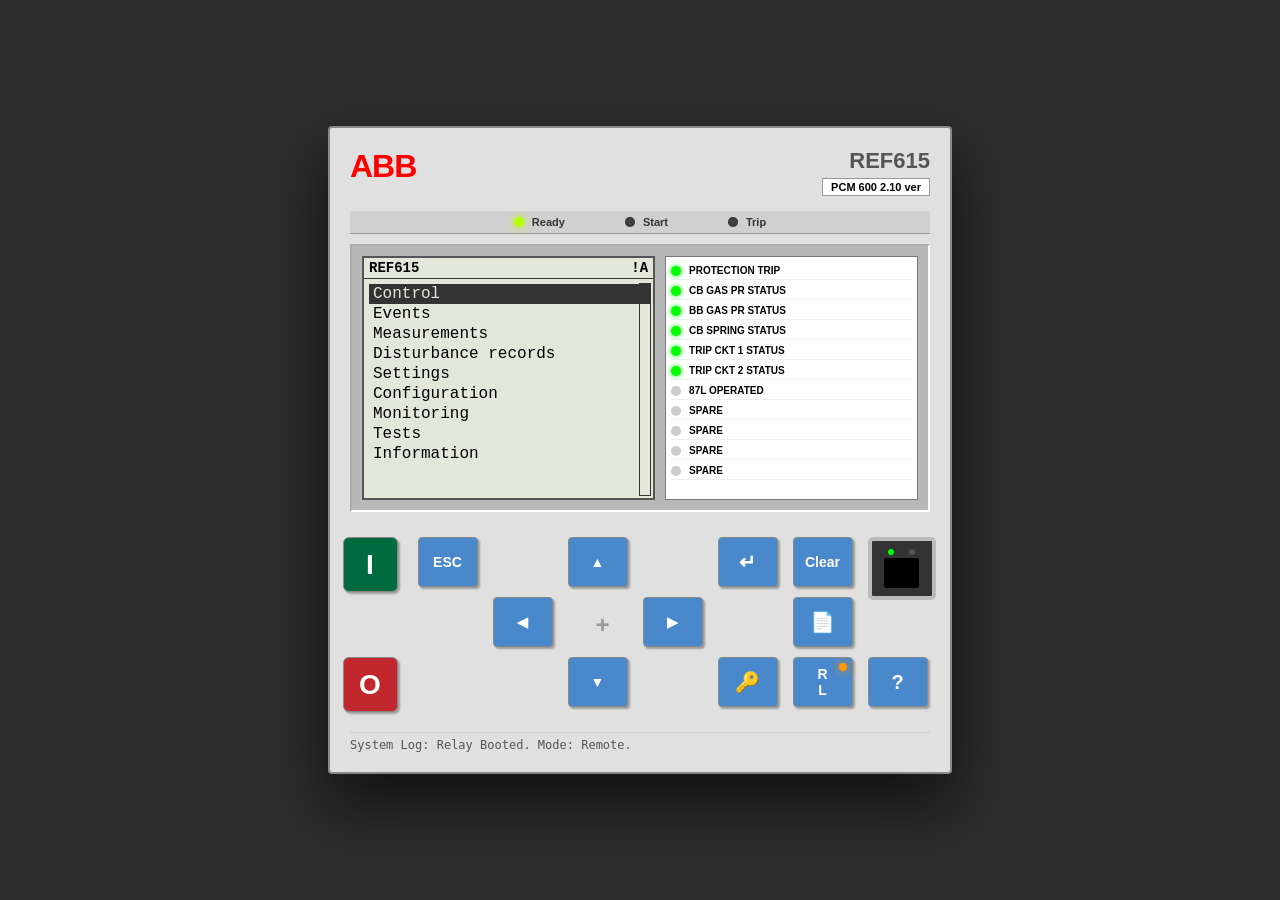
<file: simulation-abbref615.html>
<!DOCTYPE html>
<html lang="en">
<head>
    <meta charset="UTF-8">
    <meta name="viewport" content="width=device-width, initial-scale=1.0">
    <title>ABB REF615 - Custom Layout</title>
    <style>
        :root {
            --relay-bg: #e0e0e0;
            --bezel-dark: #b8b8b8;
            --lcd-bg: #e2e7da;
            --btn-blue: #4a88cc;
            --btn-green: #006b3f;
            --btn-red: #c1272d;
            --led-off: #444;
            --led-ready: #b6ff00;
            --led-remote: #ff9900;
        }

        body {
            background-color: #2c2c2c;
            display: flex;
            justify-content: center;
            align-items: center;
            min-height: 100vh;
            margin: 0;
            font-family: Arial, sans-serif;
        }

        .relay-case {
            width: 580px;
            background-color: var(--relay-bg);
            border: 2px solid #888;
            border-radius: 4px;
            padding: 20px;
            box-shadow: 0 30px 60px rgba(0,0,0,0.6);
            display: flex;
            flex-direction: column;
            position: relative;
        }

        .top-bar {
            display: flex;
            justify-content: space-between;
            align-items: flex-start;
            margin-bottom: 15px;
        }
        .abb-logo { color: #ff0000; font-weight: bold; font-size: 32px; letter-spacing: -1px; }
        .model-info { text-align: right; }
        .model-name { font-size: 22px; font-weight: bold; color: #555; }
        .version-tag { background: white; padding: 2px 8px; border: 1px solid #999; font-size: 11px; font-weight: bold; margin-top: 4px; }

        .status-leds {
            display: flex;
            justify-content: center;
            gap: 60px;
            background: #d0d0d0;
            padding: 5px;
            border-bottom: 1px solid #999;
            margin-bottom: 10px;
            font-size: 11px;
            font-weight: bold;
            color: #333;
        }
        .led-group { display: flex; align-items: center; gap: 8px; }
        .led-dot { width: 10px; height: 10px; border-radius: 50%; background: var(--led-off); box-shadow: inset 0 0 3px rgba(0,0,0,0.5); }
        .led-dot.active-ready { background: var(--led-ready); box-shadow: 0 0 8px var(--led-ready); }

        .display-section {
            display: flex;
            background-color: var(--bezel-dark);
            padding: 10px;
            border: 2px inset #fff;
            gap: 10px;
        }

        .lcd-screen {
            flex: 1.2;
            background-color: var(--lcd-bg);
            border: 2px solid #555;
            height: 240px;
            display: flex;
            flex-direction: column;
            font-family: 'Courier New', Courier, monospace;
            position: relative;
        }
        .lcd-header {
            border-bottom: 1px solid #333;
            display: flex;
            justify-content: space-between;
            padding: 2px 5px;
            font-size: 14px;
            font-weight: bold;
        }
        .lcd-main {
            flex-grow: 1;
            padding: 5px;
            font-size: 16px;
            overflow: hidden;
            position: relative;
        }
        .menu-item { padding: 1px 4px; }
        .menu-item.selected { background-color: #333; color: var(--lcd-bg); }
        .lcd-scroll-bar {
            position: absolute;
            right: 2px; top: 25px; bottom: 2px;
            width: 10px; border: 1px solid #333;
        }
        .lcd-scroll-thumb {
            position: absolute; width: 100%; height: 20px; background: #333;
        }

        .matrix-leds {
            flex: 1;
            background: white;
            border: 1px solid #777;
            padding: 5px;
            display: flex;
            flex-direction: column;
            gap: 2px;
        }
        .matrix-row {
            display: flex;
            align-items: center;
            font-size: 10px;
            font-weight: bold;
            height: 17px;
            border-bottom: 1px solid #eee;
        }
        .matrix-dot { width: 10px; height: 10px; border-radius: 50%; background: #ccc; margin-right: 8px; }
        .matrix-dot.on { background: #00ff00; box-shadow: 0 0 5px #00ff00; }

        .keypad-section {
            margin-top: 15px;
            display: grid;
            grid-template-columns: 70px 70px 70px 70px 70px 70px 70px 70px;
            grid-template-rows: 55px 55px 55px;
            gap: 5px;
            justify-content: center;
            padding: 10px;
        }

        .btn {
            width: 60px; height: 50px;
            border: 1px solid #888;
            border-radius: 4px;
            cursor: pointer;
            display: flex;
            justify-content: center;
            align-items: center;
            font-weight: bold;
            color: white;
            box-shadow: 2px 2px 2px rgba(0,0,0,0.3);
            user-select: none;
            z-index: 1;
            background: var(--btn-blue);
            font-size: 14px;
        }
        .btn:active { transform: translateY(2px); box-shadow: none; }

        .btn-i {
            background-color: var(--btn-green);
            font-size: 28px;
            width: 55px;
            height: 55px;
            border-radius: 6px;
        }
        .btn-o {
            background-color: var(--btn-red);
            font-size: 28px;
            width: 55px;
            height: 55px;
            border-radius: 6px;
        }

        .btn-blue-nav { background-color: var(--btn-blue); }
        .btn-icon { font-size: 20px; }

        .cross-center {
            display: flex;
            justify-content: center;
            align-items: center;
            font-size: 24px;
            color: #999;
            font-weight: bold;
        }

        .rj45-port {
            width: 60px;
            height: 55px;
            background: #333;
            border-radius: 5px;
            position: relative;
            display: flex;
            flex-direction: column;
            align-items: center;
            justify-content: center;
            border: 4px solid #bbb;
        }
        .port-hole { width: 35px; height: 30px; background: #000; border-radius: 2px; }
        .port-leds { display: flex; gap: 15px; margin-bottom: 3px; }
        .port-led { width: 6px; height: 6px; border-radius: 50%; background: #555; }

        .rl-btn { position: relative; }
        .rl-status {
            position: absolute;
            top: 5px;
            right: 5px;
            width: 8px;
            height: 8px;
            border-radius: 50%;
            background: #444;
        }
        .rl-status.active { background: var(--led-remote); box-shadow: 0 0 8px var(--led-remote); }

        .log-panel {
            margin-top: 10px;
            color: #555;
            font-size: 12px;
            font-family: monospace;
            border-top: 1px solid #ccc;
            padding-top: 5px;
        }
    </style>
</head>
<body>

<div class="relay-case">
    <div class="top-bar">
        <div class="abb-logo">ABB</div>
        <div class="model-info">
            <div class="model-name">REF615</div>
            <div class="version-tag">PCM 600 2.10 ver</div>
        </div>
    </div>

    <div class="status-leds">
        <div class="led-group"><div class="led-dot active-ready"></div> Ready</div>
        <div class="led-group"><div class="led-dot"></div> Start</div>
        <div class="led-group"><div class="led-dot"></div> Trip</div>
    </div>

    <div class="display-section">
        <div class="lcd-screen">
            <div class="lcd-header">
                <span id="lcd-title">REF615</span>
                <span id="lcd-auth">!A</span>
            </div>
            <div class="lcd-main" id="lcd-content"></div>
            <div class="lcd-scroll-bar">
                <div class="lcd-scroll-thumb" id="scroll-thumb"></div>
            </div>
        </div>

        <div class="matrix-leds">
            <div class="matrix-row"><div class="matrix-dot on"></div> PROTECTION TRIP</div>
            <div class="matrix-row"><div class="matrix-dot on"></div> CB GAS PR STATUS</div>
            <div class="matrix-row"><div class="matrix-dot on"></div> BB GAS PR STATUS</div>
            <div class="matrix-row"><div class="matrix-dot on"></div> CB SPRING STATUS</div>
            <div class="matrix-row"><div class="matrix-dot on"></div> TRIP CKT 1 STATUS</div>
            <div class="matrix-row"><div class="matrix-dot on"></div> TRIP CKT 2 STATUS</div>
            <div class="matrix-row"><div class="matrix-dot"></div> 87L OPERATED</div>
            <div class="matrix-row"><div class="matrix-dot"></div> SPARE</div>
            <div class="matrix-row"><div class="matrix-dot"></div> SPARE</div>
            <div class="matrix-row"><div class="matrix-dot"></div> SPARE</div>
            <div class="matrix-row"><div class="matrix-dot"></div> SPARE</div>
        </div>
    </div>

    <div class="keypad-section">
        <!-- Column 1: I and O buttons -->
        <button class="btn btn-i" style="grid-column:1;grid-row:1;" onclick="action('I')">I</button>
        <button class="btn btn-o" style="grid-column:1;grid-row:3;" onclick="action('O')">O</button>

        <!-- Column 2: ESC button -->
        <button class="btn btn-blue-nav" style="grid-column:2;grid-row:1;" onclick="nav('ESC')">ESC</button>

        <!-- Column 3: Left arrow -->
        <button class="btn btn-blue-nav" style="grid-column:3;grid-row:2;" onclick="nav('LEFT')">◀</button>

        <!-- Column 4: Up, + (center), Down -->
        <button class="btn btn-blue-nav" style="grid-column:4;grid-row:1;" onclick="nav('UP')">▲</button>
        <div class="cross-center" style="grid-column:4;grid-row:2;">+</div>
        <button class="btn btn-blue-nav" style="grid-column:4;grid-row:3;" onclick="nav('DOWN')">▼</button>

        <!-- Column 5: Right arrow -->
        <button class="btn btn-blue-nav" style="grid-column:5;grid-row:2;" onclick="nav('RIGHT')">▶</button>

        <!-- Column 6: Enter and Key -->
        <button class="btn btn-blue-nav btn-icon" style="grid-column:6;grid-row:1;" onclick="nav('ENTER')">↵</button>
        <button class="btn btn-blue-nav btn-icon" style="grid-column:6;grid-row:3;" onclick="action('KEY')">🔑</button>

        <!-- Column 7: Clear, Event, R/L -->
        <button class="btn btn-blue-nav" style="grid-column:7;grid-row:1;" onclick="action('CLEAR')">Clear</button>
        <button class="btn btn-blue-nav btn-icon" style="grid-column:7;grid-row:2;" onclick="nav('MENU')">📄</button>
        <button class="btn btn-blue-nav rl-btn" style="grid-column:7;grid-row:3;" onclick="nav('RL')">
            R<br>L
            <div id="rl-led" class="rl-status active"></div>
        </button>

        <!-- Column 8: RJ45 port and ? -->
        <div class="rj45-port" style="grid-column:8;grid-row:1;">
            <div class="port-leds">
                <div class="port-led" style="background:#0f0"></div>
                <div class="port-led"></div>
            </div>
            <div class="port-hole"></div>
        </div>
        <button class="btn btn-blue-nav btn-icon" style="grid-column:8;grid-row:3;" onclick="action('HELP')">?</button>
    </div>

    <div class="log-panel" id="log">System Log: Relay Booted. Mode: Remote.</div>
</div>

<script>
    const menus = {
        "REF615": [
            "Control", "Events", "Measurements", "Disturbance records",
            "Settings", "Configuration", "Monitoring", "Tests", "Information"
        ],
        "Settings": ["Protection", "Control", "General", "Monitoring"],
        "Measurements": ["Currents", "Voltages", "Power", "Energy"],
        "Control": ["Breaker 1", "Disconnectors", "Earthing Sw"]
    };

    let history = ["REF615"];
    let cursor = 0;
    let isRemote = true;

    function render() {
        const currentMenuKey = history[history.length - 1];
        const items = menus[currentMenuKey];
        const container = document.getElementById('lcd-content');
        const title = document.getElementById('lcd-title');

        title.innerText = currentMenuKey;
        container.innerHTML = "";

        items.forEach((item, idx) => {
            const div = document.createElement('div');
            div.className = "menu-item" + (idx === cursor ? " selected" : "");
            div.innerText = item;
            container.appendChild(div);
        });

        const thumb = document.getElementById('scroll-thumb');
        thumb.style.top = (cursor * (100 / items.length)) + "%";
    }

    function nav(cmd) {
        const items = menus[history[history.length - 1]];

        if (cmd === 'UP') {
            cursor = (cursor > 0) ? cursor - 1 : items.length - 1;
        } else if (cmd === 'DOWN') {
            cursor = (cursor < items.length - 1) ? cursor + 1 : 0;
        } else if (cmd === 'LEFT') {
            cursor = (cursor > 0) ? cursor - 1 : items.length - 1;
        } else if (cmd === 'RIGHT') {
            cursor = (cursor < items.length - 1) ? cursor + 1 : 0;
        } else if (cmd === 'ENTER') {
            const selected = items[cursor];
            if (menus[selected]) {
                history.push(selected);
                cursor = 0;
            } else {
                writeLog("Function " + selected + " selected.");
            }
        } else if (cmd === 'ESC') {
            if (history.length > 1) {
                history.pop();
                cursor = 0;
            }
        } else if (cmd === 'MENU') {
            history = ["REF615"];
            cursor = 0;
        } else if (cmd === 'RL') {
            isRemote = !isRemote;
            document.getElementById('rl-led').classList.toggle('active', isRemote);
            writeLog("Mode Changed: " + (isRemote ? "REMOTE" : "LOCAL"));
            document.getElementById('lcd-auth').innerText = isRemote ? "!A" : "L";
        }
        render();
    }

    function action(type) {
        if (type === 'I') {
            if (isRemote) return writeLog("BLOCKED: Change to LOCAL mode to Close.");
            writeLog("COMMAND: Close Breaker Sent.");
        } else if (type === 'O') {
            if (isRemote) return writeLog("BLOCKED: Change to LOCAL mode to Open.");
            writeLog("COMMAND: Open Breaker Sent.");
        } else {
            writeLog("Button Pressed: " + type);
        }
    }

    function writeLog(msg) {
        const log = document.getElementById('log');
        log.innerText = "System Log: " + msg;
    }

    render();
</script>

</body>
</html>
</file>
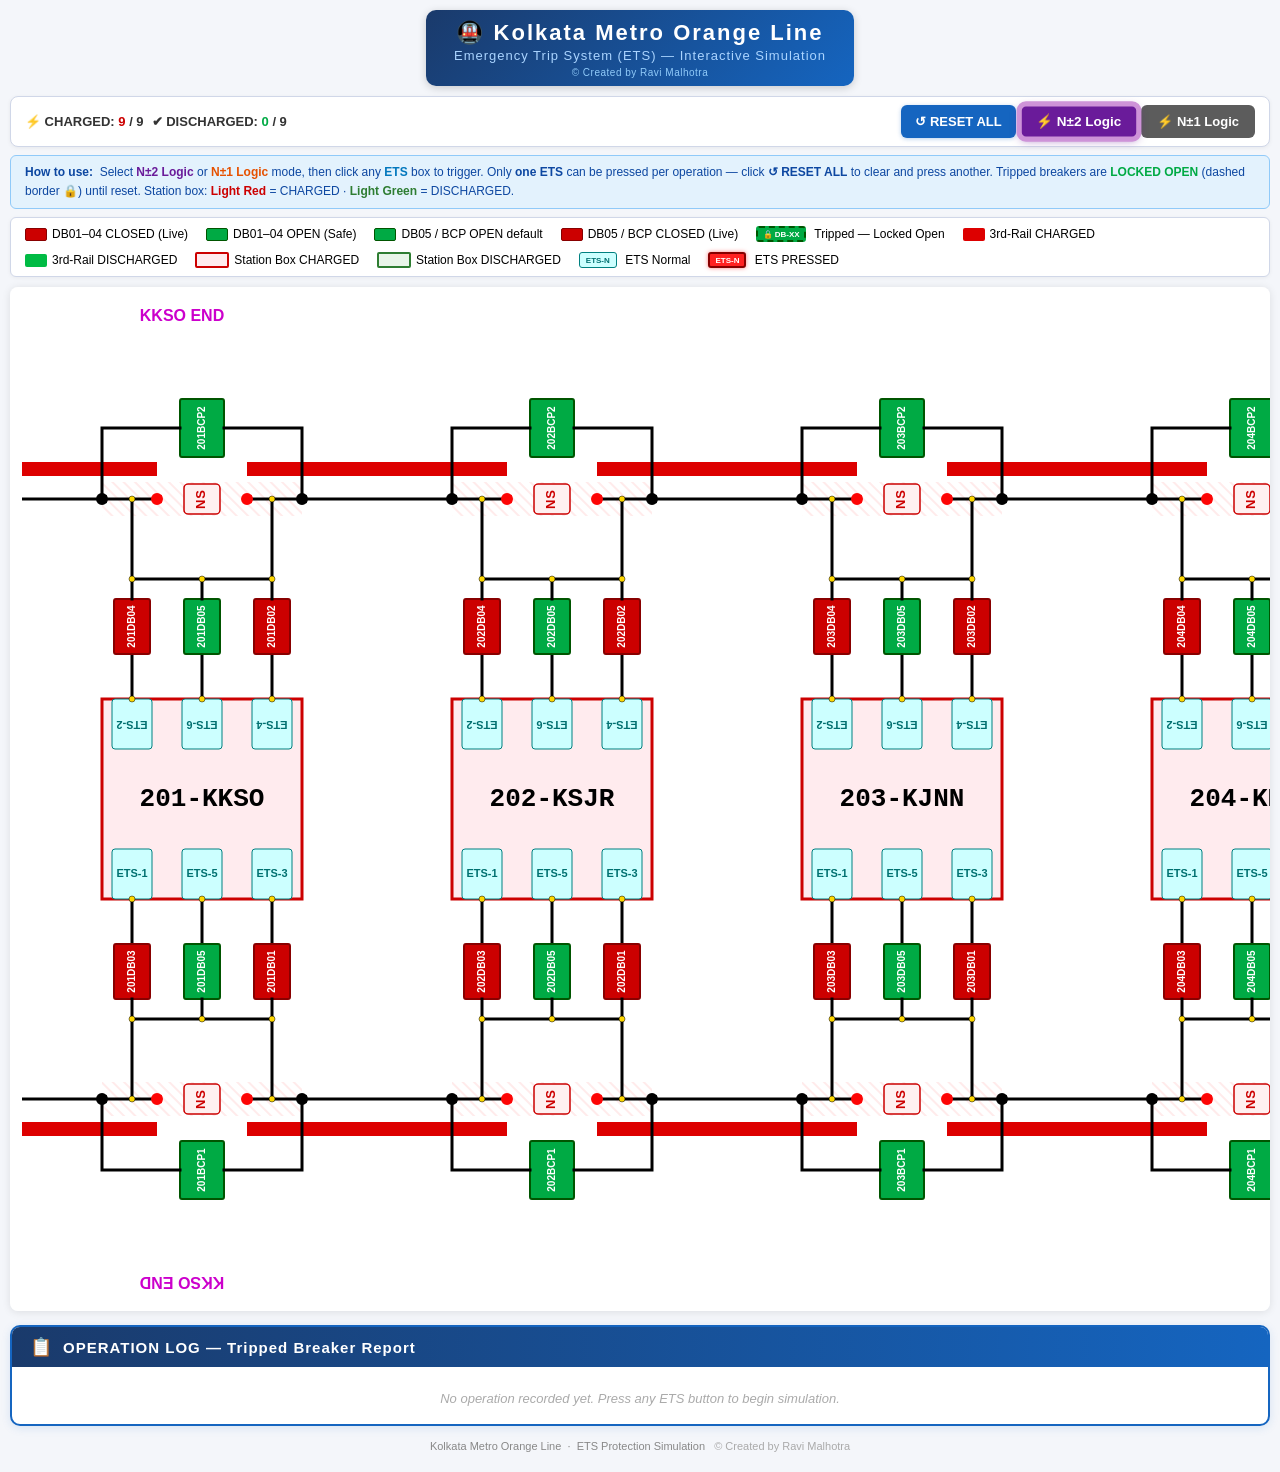
<file: simulation-ets.html>
<!DOCTYPE html>
<html lang="en">
<head>
  <meta charset="UTF-8" />
  <meta name="viewport" content="width=device-width, initial-scale=1.0" />
  <title>Kolkata Metro Orange Line — ETS Simulation</title>
  <style>
    *, *::before, *::after { box-sizing: border-box; margin: 0; padding: 0; }

    body {
      font-family: Arial, sans-serif;
      background: #f4f6fa;
      min-height: 100vh;
      padding: 10px;
    }

    /* ── Header ── */
    #header { text-align: center; margin-bottom: 10px; }
    #header-box {
      display: inline-block;
      background: linear-gradient(135deg, #1a3a6b 0%, #1565c0 100%);
      color: #fff;
      padding: 10px 28px 8px;
      border-radius: 10px;
      box-shadow: 0 2px 8px rgba(0,0,0,0.18);
    }
    #header-box .title  { font-size:clamp(14px,3vw,22px); font-weight:900; letter-spacing:2px; display:block; }
    #header-box .sub    { display:block; font-size:clamp(10px,2vw,13px); color:#aad4ff; font-weight:400; letter-spacing:1px; margin-top:2px; }
    #header-box .credit { display:block; font-size:clamp(9px,1.5vw,10px); color:#90caf9; font-weight:400; margin-top:4px; letter-spacing:0.5px; }

    /* ── Status bar ── */
    #statusbar {
      display:flex; align-items:center; flex-wrap:wrap;
      gap:8px; background:#fff; border:1px solid #d0d7e8;
      border-radius:8px; padding:8px 14px; margin-bottom:8px;
      box-shadow:0 1px 4px rgba(0,0,0,0.06);
    }
    #statusbar .s-charged    { font-weight:700; font-size:clamp(11px,2vw,13px); color:#333; }
    #statusbar .s-charged    span { color:#cc0000; }
    #statusbar .s-discharged { font-weight:700; font-size:clamp(11px,2vw,13px); color:#333; }
    #statusbar .s-discharged span { color:#00aa44; }
    #last-ets {
      background:#fff8e1; border:1px solid #ffa000;
      border-radius:4px; padding:3px 10px;
      font-weight:700; font-size:clamp(10px,2vw,13px); display:none;
    }
    #last-ets span { color:#cc0000; }

    /* ── Button group ── */
    .btn-group { display:flex; gap:6px; margin-left:auto; flex-wrap:wrap; }
    .btn {
      border:none; border-radius:6px; padding:7px 14px;
      font-weight:700; font-size:clamp(10px,1.8vw,13px);
      cursor:pointer; white-space:nowrap;
      transition:background 0.15s, box-shadow 0.15s, transform 0.15s;
    }
    #btn-reset { background:#1565c0; color:#fff; box-shadow:0 1px 4px rgba(21,101,192,0.3); }
    #btn-reset:hover { background:#0d47a1; }

    #btn-n2 { background:#5c5c5c; color:#fff; border:2px solid transparent; }
    #btn-n2:hover  { background:#4a148c; border-color:#ce93d8; }
    #btn-n2.active { background:#6a1b9a; color:#fff; border-color:#ce93d8; transform:scale(1.04); box-shadow:0 0 0 3px #ce93d8,0 2px 8px rgba(106,27,154,0.5); }

    #btn-n1 { background:#5c5c5c; color:#fff; border:2px solid transparent; }
    #btn-n1:hover  { background:#bf360c; border-color:#ffab91; }
    #btn-n1.active { background:#e65100; color:#fff; border-color:#ffab91; transform:scale(1.04); box-shadow:0 0 0 3px #ffccbc,0 2px 8px rgba(230,81,0,0.5); }

    /* ── ETS indicator panel ── */
    #ets-indicator {
      display:none; align-items:center; flex-wrap:wrap; gap:6px;
      background:#fff3e0; border:2px solid #e65100;
      border-radius:8px; padding:8px 16px; margin-bottom:8px;
      font-size:clamp(11px,2vw,14px); color:#bf360c;
      box-shadow:0 2px 8px rgba(230,81,0,0.15);
      animation: fadeIn 0.3s ease;
    }
    #ets-indicator .ets-label {
      font-size:clamp(14px,3vw,20px); font-weight:900; color:#cc0000;
      letter-spacing:2px; background:#fff; border:2px solid #cc0000;
      border-radius:6px; padding:2px 14px; display:inline-block; margin:0 4px;
    }
    #ets-indicator .station-label { font-size:clamp(12px,2.5vw,16px); font-weight:700; color:#1a3a6b; }
    #ets-indicator .mode-badge    { font-size:clamp(10px,1.8vw,12px); font-weight:700; border-radius:4px; padding:2px 10px; margin-left:4px; }
    .mode-badge-n2 { background:#6a1b9a; color:#fff; }
    .mode-badge-n1 { background:#e65100; color:#fff; }

    @keyframes fadeIn { from{opacity:0;transform:translateY(-4px)} to{opacity:1;transform:none} }

    /* ── Info bar ── */
    #infobar {
      background:#e3f2fd; border:1px solid #90caf9;
      border-radius:6px; padding:7px 14px; margin-bottom:8px;
      font-size:clamp(10px,1.8vw,12px); color:#0d47a1; line-height:1.6;
    }

    /* ── Legend ── */
    #legend {
      display:flex; flex-wrap:wrap; gap:10px 18px;
      background:#fff; border:1px solid #d0d7e8;
      border-radius:6px; padding:8px 14px; margin-bottom:10px;
      font-size:clamp(10px,1.8vw,12px); box-shadow:0 1px 4px rgba(0,0,0,0.05);
    }
    .leg-item  { display:flex; align-items:center; gap:5px; white-space:nowrap; }
    .leg-swatch{ display:inline-block; width:22px; height:13px; border-radius:2px; flex-shrink:0; }
    .leg-stn-chg {
      display:inline-block; width:34px; height:16px; border-radius:2px; flex-shrink:0;
      background:#ffebee; border:2px solid #cc0000;
    }
    .leg-stn-dis {
      display:inline-block; width:34px; height:16px; border-radius:2px; flex-shrink:0;
      background:#e8f5e9; border:2px solid #2e7d32;
    }
    .leg-ets-normal {
      display:inline-flex; align-items:center; justify-content:center;
      width:38px; height:16px; border-radius:3px;
      background:#ccffff; border:1px solid #008080;
      font-size:8px; font-weight:700; color:#007070; flex-shrink:0;
    }
    .leg-ets-pressed {
      display:inline-flex; align-items:center; justify-content:center;
      width:38px; height:16px; border-radius:3px;
      background:#ff2222; border:2px solid #880000;
      font-size:8px; font-weight:700; color:#fff; flex-shrink:0;
      box-shadow:0 0 4px rgba(255,0,0,0.5);
    }
    .leg-db-locked {
      display:inline-flex; align-items:center; justify-content:center;
      width:50px; height:16px; border-radius:3px;
      background:#00aa44; border:2px dashed #005500;
      font-size:8px; font-weight:700; color:#fff; flex-shrink:0;
    }

    /* ── SVG container ── */
    #diagram-wrap {
      background:white; padding:12px;
      box-shadow:0 1px 8px rgba(0,0,0,0.1);
      border-radius:8px; overflow-x:auto; overflow-y:auto;
      margin-bottom:14px; -webkit-overflow-scrolling:touch; max-width:100%;
    }
    #diagram-wrap svg { display:block; }

    #scroll-hint { display:none; text-align:center; font-size:11px; color:#888; margin-bottom:6px; }
    @media (max-width:900px) { #scroll-hint { display:block; } }

    .clickable { cursor:pointer; }

    @keyframes etsPulse {
      0%   { opacity:1; }
      50%  { opacity:0.55; }
      100% { opacity:1; }
    }
    .ets-active-anim { animation: etsPulse 0.8s ease-in-out infinite; }

    /* ── ETS Locked overlay ── */
    .ets-locked-anim { opacity:0.45; cursor:not-allowed !important; }

    /* ══════════════════════════════════════════
       OPERATION LOG PANEL
    ══════════════════════════════════════════ */
    #op-log {
      background:#fff;
      border:2px solid #1565c0;
      border-radius:10px;
      margin-bottom:14px;
      box-shadow:0 2px 10px rgba(21,101,192,0.13);
      overflow:hidden;
    }
    #op-log-header {
      background:linear-gradient(90deg,#1a3a6b,#1565c0);
      color:#fff;
      padding:9px 18px;
      font-size:clamp(12px,2vw,15px);
      font-weight:900;
      letter-spacing:1px;
      display:flex;
      align-items:center;
      gap:10px;
    }
    #op-log-header .log-icon { font-size:18px; }
    #op-log-body { padding:14px 18px; }

    #op-log-empty {
      color:#aaa;
      font-size:clamp(11px,1.8vw,13px);
      text-align:center;
      padding:10px 0 4px;
      font-style:italic;
    }

    /* Three-column log grid */
    .log-grid {
      display:grid;
      grid-template-columns: 1fr 1fr 1fr;
      gap:12px;
    }
    @media(max-width:680px) {
      .log-grid { grid-template-columns:1fr; }
    }

    .log-card {
      border-radius:8px;
      border:1.5px solid #d0d7e8;
      overflow:hidden;
    }
    .log-card-head {
      padding:6px 12px;
      font-size:clamp(10px,1.6vw,12px);
      font-weight:700;
      letter-spacing:0.5px;
      color:#fff;
    }
    .log-card-body {
      padding:10px 12px;
      font-size:clamp(11px,1.8vw,13px);
      line-height:1.7;
      background:#fafbfd;
      min-height:56px;
    }

    .card-scheme .log-card-head  { background:#4a148c; }
    .card-ets    .log-card-head  { background:#b71c1c; }
    .card-brk    .log-card-head  { background:#1565c0; }

    .brk-row {
      display:flex;
      align-items:flex-start;
      gap:8px;
      padding:4px 0;
      border-bottom:1px solid #eee;
      font-size:clamp(10px,1.7vw,12px);
    }
    .brk-row:last-child { border-bottom:none; }
    .brk-stn {
      font-weight:700;
      color:#1a3a6b;
      min-width:90px;
      flex-shrink:0;
    }
    .brk-role {
      font-size:10px;
      font-style:normal;
      font-weight:700;
      margin-top:1px;
    }
    .brk-tags {
      display:flex;
      flex-wrap:wrap;
      gap:4px;
      align-items:flex-start;
    }
    .brk-tag {
      display:inline-block;
      background:#e53935;
      color:#fff;
      border-radius:4px;
      padding:1px 7px;
      font-size:10px;
      font-weight:700;
      letter-spacing:0.5px;
    }
    .brk-tag.db05  { background:#6a1b9a; }
    .brk-tag.bcp   { background:#00838f; }
    .brk-tag.remote { background:#e65100; }

    /* ── Footer ── */
    #footer { text-align:center; font-size:11px; color:#888; margin-top:4px; padding-bottom:10px; }

    @media (max-width:600px) {
      body { padding:6px; }
      #header-box { padding:8px 14px 6px; }
      #statusbar { padding:6px 10px; gap:6px; }
      .btn { padding:5px 10px; }
      #legend { gap:7px 12px; }
    }
  </style>
</head>
<body>

<!-- HEADER -->
<div id="header">
  <div id="header-box">
    <span class="title">🚇 Kolkata Metro Orange Line</span>
    <span class="sub">Emergency Trip System (ETS) — Interactive Simulation</span>
    <span class="credit">© Created by Ravi Malhotra</span>
  </div>
</div>

<!-- STATUS BAR -->
<div id="statusbar">
  <div class="s-charged">⚡ CHARGED: <span id="cnt-charged">9</span> / 9</div>
  <div class="s-discharged">✔ DISCHARGED: <span id="cnt-discharged">0</span> / 9</div>
  <div id="last-ets">Last ETS: <span id="last-ets-text"></span></div>
  <div class="btn-group">
    <button id="btn-reset" class="btn" onclick="resetAll()">↺ RESET ALL</button>
    <button id="btn-n2"    class="btn active" onclick="setMode('N2')">⚡ N±2 Logic</button>
    <button id="btn-n1"    class="btn"        onclick="setMode('N1')">⚡ N±1 Logic</button>
  </div>
</div>

<!-- ETS INDICATOR -->
<div id="ets-indicator">
  🚨 ETS TRIGGERED &nbsp;→&nbsp;
  <span class="ets-label"     id="ets-ind-num">ETS-?</span>
  &nbsp;pressed at station&nbsp;
  <span class="station-label" id="ets-ind-stn">???</span>
  &nbsp;<span class="mode-badge" id="ets-ind-mode">N±2 Active</span>
</div>

<!-- INFO BAR -->
<div id="infobar">
  <b>How to use:</b>&nbsp;
  Select <b style="color:#6a1b9a">N±2 Logic</b> or <b style="color:#e65100">N±1 Logic</b> mode, then click any
  <b style="color:#0277bd">ETS</b> box to trigger. Only <b>one ETS</b> can be pressed per operation —
  click <b>↺ RESET ALL</b> to clear and press another.
  Tripped breakers are <b style="color:#00aa44">LOCKED OPEN</b> (dashed border 🔒) until reset.
  Station box: <b style="color:#cc0000">Light Red</b> = CHARGED · <b style="color:#2e7d32">Light Green</b> = DISCHARGED.
</div>

<!-- LEGEND -->
<div id="legend">
  <div class="leg-item"><span class="leg-swatch" style="background:#cc0000;border:1px solid #880000"></span>DB01–04 CLOSED (Live)</div>
  <div class="leg-item"><span class="leg-swatch" style="background:#00aa44;border:1px solid #005500"></span>DB01–04 OPEN (Safe)</div>
  <div class="leg-item"><span class="leg-swatch" style="background:#00aa44;border:1px solid #005500"></span>DB05 / BCP OPEN default</div>
  <div class="leg-item"><span class="leg-swatch" style="background:#cc0000;border:1px solid #880000"></span>DB05 / BCP CLOSED (Live)</div>
  <div class="leg-item"><span class="leg-db-locked">🔒 DB-XX</span>&nbsp;Tripped — Locked Open</div>
  <div class="leg-item"><span class="leg-swatch" style="background:#dd0000"></span>3rd-Rail CHARGED</div>
  <div class="leg-item"><span class="leg-swatch" style="background:#00bb44"></span>3rd-Rail DISCHARGED</div>
  <div class="leg-item"><span class="leg-stn-chg"></span>Station Box CHARGED</div>
  <div class="leg-item"><span class="leg-stn-dis"></span>Station Box DISCHARGED</div>
  <div class="leg-item"><span class="leg-ets-normal">ETS-N</span>&nbsp;ETS Normal</div>
  <div class="leg-item"><span class="leg-ets-pressed">ETS-N</span>&nbsp;ETS PRESSED</div>
</div>

<!-- SCROLL HINT -->
<div id="scroll-hint">↔ Scroll / pinch-zoom to view full diagram</div>

<!-- SVG DIAGRAM -->
<div id="diagram-wrap">
  <svg id="mainsvg" width="100" height="1000" style="min-height:320px; display:block;">
    <defs>
      <pattern id="nsHatch" width="8" height="8" patternUnits="userSpaceOnUse" patternTransform="rotate(45)">
        <line x1="0" y1="0" x2="0" y2="8" stroke="#ffcccc" stroke-width="4"/>
      </pattern>
      <filter id="ets-glow" x="-30%" y="-30%" width="160%" height="160%">
        <feGaussianBlur in="SourceGraphic" stdDeviation="3" result="blur"/>
        <feMerge>
          <feMergeNode in="blur"/>
          <feMergeNode in="SourceGraphic"/>
        </feMerge>
      </filter>
    </defs>
  </svg>
</div>

<!-- OPERATION LOG -->
<div id="op-log">
  <div id="op-log-header">
    <span class="log-icon">📋</span>
    OPERATION LOG — Tripped Breaker Report
  </div>
  <div id="op-log-body">
    <!-- empty state -->
    <div id="op-log-empty">
      No operation recorded yet. Press any ETS button to begin simulation.
    </div>
    <!-- filled state — hidden until ETS pressed -->
    <div id="op-log-content" style="display:none;">
      <div class="log-grid">
        <div class="log-card card-scheme">
          <div class="log-card-head">① OPERATED SCHEME</div>
          <div class="log-card-body" id="log-scheme-body">—</div>
        </div>
        <div class="log-card card-ets">
          <div class="log-card-head">② OPERATED ETS</div>
          <div class="log-card-body" id="log-ets-body">—</div>
        </div>
        <div class="log-card card-brk">
          <div class="log-card-head">③ OPERATED BREAKERS (per station)</div>
          <div class="log-card-body" id="log-brk-body">—</div>
        </div>
      </div>
    </div>
  </div>
</div>

<!-- FOOTER -->
<div id="footer">
  Kolkata Metro Orange Line &nbsp;·&nbsp; ETS Protection Simulation
  &nbsp;&nbsp;<span style="color:#aaa">© Created by Ravi Malhotra</span>
</div>

<script>
// ═══════════════════════════════════════════════════════════════════════════
//  STATION DEFINITIONS
// ═══════════════════════════════════════════════════════════════════════════
const STATION_DEFS = [
  { id:201, label:'201-KKSO' },
  { id:202, label:'202-KSJR' },
  { id:203, label:'203-KJNN' },
  { id:204, label:'204-KKSK' },
  { id:205, label:'205-KHMD' },
  { id:206, label:'206-KVIB' },
  { id:207, label:'207-KRWT' },
  { id:208, label:'208-KBST' },
  { id:209, label:'209-KBGA' },
];

const ST_H    = 200;
const GAP     = 150;
const SLOT    = ST_H + GAP;
const TOP_PAD = 80;
const SVG_W   = 1000;

// ═══════════════════════════════════════════════════════════════════════════
//  STATE
// ═══════════════════════════════════════════════════════════════════════════
function makeBrk(closed) { return { closed, locked: false }; }

function makeInitial() {
  return STATION_DEFS.map(s => ({
    id: s.id, label: s.label,
    breakers: {
      DB01:  makeBrk(true),
      DB02:  makeBrk(true),
      DB03:  makeBrk(true),
      DB04:  makeBrk(true),
      DB05:  makeBrk(false),   // default OPEN
      BCP01: makeBrk(false),   // default OPEN
      BCP02: makeBrk(false),   // default OPEN
    }
  }));
}

let stations    = makeInitial();
let activeETS   = null;   // { stationId, etsNum }
let etsFired    = false;  // true after first ETS press — blocks further presses
let currentMode = 'N2';
let lastOpLog   = null;   // filled after ETS press

const bc = b => b.closed;
const bl = b => b.locked;

// ═══════════════════════════════════════════════════════════════════════════
//  MODE SWITCH
// ═══════════════════════════════════════════════════════════════════════════
function setMode(mode) {
  currentMode = mode;
  document.getElementById('btn-n2').classList.toggle('active', mode === 'N2');
  document.getElementById('btn-n1').classList.toggle('active', mode === 'N1');
  resetAll();
}

// ═══════════════════════════════════════════════════════════════════════════
//  TRIP HELPERS
// ═══════════════════════════════════════════════════════════════════════════
function tripBreaker(st, key) {
  st.breakers[key].closed = false;
  st.breakers[key].locked = true;
}

/* Trip a list of keys at station index i.
   Returns array of keys actually tripped (for log). */
function doTrip(i, keys) {
  if (i < 0 || i >= stations.length) return [];
  const tripped = [];
  keys.forEach(k => {
    const b = stations[i].breakers[k];
    // trip whether open or closed — lock it open
    if (!b.locked) {
      tripBreaker(stations[i], k);
      tripped.push(k);
    }
  });
  return tripped;
}

// ═══════════════════════════════════════════════════════════════════════════
//  TRIP LOGIC — N±2
// ═══════════════════════════════════════════════════════════════════════════
function applyTripN2(triggeredId, etsNum) {
  const idx = stations.findIndex(s => s.id === triggeredId);
  if (idx < 0) return;

  const ALL = ['DB01','DB02','DB03','DB04','DB05','BCP01','BCP02'];
  const N2  = ['DB01','DB02','DB05','BCP01','BCP02'];
  const P2  = ['DB03','DB04','DB05','BCP01','BCP02'];

  const logRows = [];

  function record(i, keys, role) {
    const tripped = doTrip(i, keys);
    if (tripped.length > 0) {
      logRows.push({ label: stations[i].label, role, keys: tripped });
    }
  }

  record(idx,     ALL, 'N (Fault Station)');
  record(idx - 1, ALL, 'N−1');
  record(idx + 1, ALL, 'N+1');
  record(idx - 2, N2,  'N−2 (Remote)');
  record(idx + 2, P2,  'N+2 (Remote)');

  lastOpLog = {
    scheme: 'N±2 Protection Scheme',
    ets:    `ETS-${etsNum}`,
    stn:    STATION_DEFS.find(s => s.id === triggeredId).label,
    dir:    null,
    rows:   logRows
  };
}

// ═══════════════════════════════════════════════════════════════════════════
//  TRIP LOGIC — N±1
// ═══════════════════════════════════════════════════════════════════════════
function applyTripN1(triggeredId, etsNum) {
  const idx = stations.findIndex(s => s.id === triggeredId);
  if (idx < 0) return;

  const isDown = (etsNum === 1 || etsNum === 3 || etsNum === 5);
  const logRows = [];

  function record(i, keys, role) {
    const tripped = doTrip(i, keys);
    if (tripped.length > 0) {
      logRows.push({ label: stations[i].label, role, keys: tripped });
    }
  }

  if (isDown) {
    // Down line: trip DB03@N + DB01@N-1
    record(idx,     ['DB03','DB05','BCP01'], 'N (Down feeder)');
    record(idx - 1, ['DB01','DB05','BCP01'], 'N−1');
    lastOpLog = {
      scheme: 'N±1 Protection Scheme',
      ets:    `ETS-${etsNum}`,
      stn:    STATION_DEFS.find(s => s.id === triggeredId).label,
      dir:    'Down Line → Trips DB03, DB05, BCP01 IF CLOSED @ N  +  DB01, DB05, BCP01 IF CLOSED. @ N−1',
      rows:   logRows
    };
  } else {
    // Up line: trip DB02@N + DB04@N+1
    record(idx,     ['DB02','DB05','BCP02'], 'N (Up feeder)');
    record(idx + 1, ['DB04','DB05','BCP02'], 'N+1');
    lastOpLog = {
      scheme: 'N±1 Protection Scheme',
      ets:    `ETS-${etsNum}`,
      stn:    STATION_DEFS.find(s => s.id === triggeredId).label,
      dir:    'Up Line → Trips DB02, DB05 & BCP02 IF CLOSED @ N  +  DB04 DB05 BCP02 IF CLOSED @ N+1',
      rows:   logRows
    };
  }
}

// ═══════════════════════════════════════════════════════════════════════════
//  OPERATION LOG — update DOM
// ═══════════════════════════════════════════════════════════════════════════
function updateOpLog() {
  const emptyEl   = document.getElementById('op-log-empty');
  const contentEl = document.getElementById('op-log-content');

  if (!lastOpLog) {
    emptyEl.style.display   = 'block';
    contentEl.style.display = 'none';
    return;
  }

  // Show content, hide empty
  emptyEl.style.display   = 'none';
  contentEl.style.display = 'block';

  // ── ① Scheme ────────────────────────────────────────────────────────────
  const isN2   = lastOpLog.scheme.includes('N±2');
  const schClr = isN2 ? '#6a1b9a' : '#e65100';
  const schLbl = isN2 ? 'N±2' : 'N±1';
  document.getElementById('log-scheme-body').innerHTML = `
    <div style="display:flex;align-items:center;gap:10px;flex-wrap:wrap;">
      <span style="
        background:${schClr};color:#fff;
        font-size:clamp(18px,3vw,24px);font-weight:900;
        border-radius:8px;padding:4px 20px;letter-spacing:2px;
      ">${schLbl}</span>
      <span style="font-weight:700;color:#333;font-size:clamp(11px,1.8vw,13px);">
        ${lastOpLog.scheme}
      </span>
    </div>
    ${lastOpLog.dir
      ? `<div style="margin-top:8px;font-size:clamp(10px,1.6vw,12px);
                     color:#555;padding:4px 8px;background:#f3e5f5;
                     border-radius:4px;border-left:3px solid ${schClr};">
           📌 ${lastOpLog.dir}
         </div>`
      : ''}
  `;

  // ── ② ETS ───────────────────────────────────────────────────────────────
  document.getElementById('log-ets-body').innerHTML = `
    <div style="display:flex;flex-direction:column;gap:8px;">
      <div style="display:flex;align-items:center;gap:10px;flex-wrap:wrap;">
        <span style="
          background:#cc0000;color:#fff;
          font-size:clamp(16px,3vw,22px);font-weight:900;
          border-radius:6px;padding:4px 18px;letter-spacing:2px;
          box-shadow:0 0 10px rgba(200,0,0,0.4);
        ">${lastOpLog.ets}</span>
        <span style="font-weight:700;color:#1a3a6b;font-size:clamp(12px,2vw,15px);">
          ${lastOpLog.stn}
        </span>
      </div>
      <div style="font-size:clamp(10px,1.6vw,12px);color:#555;">
        🔴 Triggered at station <b>${lastOpLog.stn}</b>
      </div>
    </div>
  `;

  // ── ③ Breakers ──────────────────────────────────────────────────────────
  const brkBody = document.getElementById('log-brk-body');

  if (!lastOpLog.rows || lastOpLog.rows.length === 0) {
    brkBody.innerHTML =
      '<span style="color:#aaa;font-style:italic;">No breakers tripped.</span>';
    return;
  }

  const roleColour = {
    'N (Fault Station)': '#b71c1c',
    'N−1':               '#c62828',
    'N+1':               '#c62828',
    'N−2 (Remote)':      '#e65100',
    'N+2 (Remote)':      '#e65100',
    'N (Down feeder)':   '#ad1457',
    'N (Up feeder)':     '#ad1457',
  };

  let html = '';
  lastOpLog.rows.forEach(row => {
    const rClr  = roleColour[row.role] || '#555';
    const isRem = row.role.includes('Remote') || row.role.includes('feeder');
    const tags  = row.keys.map(k => {
      let cls = 'brk-tag';
      if (k === 'DB05')              cls += ' db05';
      else if (k.startsWith('BCP')) cls += ' bcp';
      else if (isRem)               cls += ' remote';
      return `<span class="${cls}">${k}</span>`;
    }).join('');

    html += `
      <div class="brk-row">
        <div class="brk-stn">
          ${row.label}
          <div class="brk-role" style="color:${rClr};">${row.role}</div>
        </div>
        <div class="brk-tags">${tags}</div>
      </div>`;
  });

  brkBody.innerHTML = html;
}

// ═══════════════════════════════════════════════════════════════════════════
//  RESET
// ═══════════════════════════════════════════════════════════════════════════
function resetAll() {
  stations  = makeInitial();
  activeETS = null;
  etsFired  = false;
  lastOpLog = null;
  document.getElementById('last-ets').style.display      = 'none';
  document.getElementById('ets-indicator').style.display = 'none';
  updateOpLog();
  render();
}

// ═══════════════════════════════════════════════════════════════════════════
//  COLOURS & HELPERS
// ═══════════════════════════════════════════════════════════════════════════
const C_CLOSED   = '#cc0000';
const C_OPEN     = '#00aa44';
const C_RAIL_CHG = '#dd0000';
const C_RAIL_DIS = '#00bb44';

const isCharged = brks =>
  bc(brks.DB01) || bc(brks.DB02) || bc(brks.DB03) || bc(brks.DB04);

const SVG_NS = 'http://www.w3.org/2000/svg';

function el(tag, attrs, ...children) {
  const e = document.createElementNS(SVG_NS, tag);
  for (const [k, v] of Object.entries(attrs)) {
    if (k === 'textContent') e.textContent = v;
    else e.setAttribute(k, v);
  }
  children.forEach(c => c && e.appendChild(c));
  return e;
}
const mkG    = (a={})              => el('g',        a);
const mkRect = (x,y,w,h,a={})     => el('rect',     {x,y,width:w,height:h,...a});
const mkLine = (x1,y1,x2,y2,a={}) => el('line',     {x1,y1,x2,y2,...a});
const mkCirc = (cx,cy,r,a={})     => el('circle',   {cx,cy,r,...a});
const mkText = (x,y,s,a={})       => el('text',     {x,y,textContent:s,...a});
const mkPoly = (pts,a={})         => el('polyline', {points:pts,fill:'none',...a});

const BLK = { stroke:'black', 'stroke-width':3, 'stroke-linecap':'square' };

// Rail colour bars — drawn beside the structural line, outside NS hatch zone
function railBar(y1, y2, charged, side) {
  const bx = side === 'L' ? 163 : 823;
  const h  = Math.max(y2 - y1, 1);
  return mkRect(bx, y1, 14, h, { fill: charged ? C_RAIL_CHG : C_RAIL_DIS });
}

// Inter-station segment (big gap between modules)
function buildInterSeg(y1, y2, lChg, rChg) {
  const g = mkG();
  g.appendChild(railBar(y1, y2, lChg, 'L'));
  g.appendChild(railBar(y1, y2, rChg, 'R'));
  g.appendChild(mkLine(200, y1, 200, y2, BLK));
  g.appendChild(mkLine(800, y1, 800, y2, BLK));
  return g;
}

// ─── DB box ───────────────────────────────────────────────────────────────
function buildDBBox(lbl, brk, x, y, stId, key) {
  const closed = bc(brk), locked = bl(brk);
  const fill   = closed ? C_CLOSED : C_OPEN;
  const stroke = closed ? '#880000' : '#005500';
  const sw     = (locked && !closed) ? 2.5 : 2;
  const dash   = (locked && !closed) ? '6,3' : null;

  const g = mkG({ class: 'clickable' });
  const r = mkRect(x, y, 55, 36, { fill, stroke, 'stroke-width':sw, rx:2 });
  if (dash) r.setAttribute('stroke-dasharray', dash);
  g.appendChild(r);

  if (locked && !closed) {
    g.appendChild(mkText(x+6, y+13, '🔒',
      { 'font-size':9, 'dominant-baseline':'middle' }));
  }
  g.appendChild(mkText(x+27.5, y+18, lbl, {
    fill:'#ffffff', 'font-size':10, 'font-weight':'bold',
    'text-anchor':'middle', 'dominant-baseline':'middle',
    'font-family':'Arial,sans-serif'
  }));

  g.addEventListener('click', () => {
    const st = stations.find(s => s.id === stId);
    if (!st) return;
    const b = st.breakers[key];
    if (b.locked) return;         // locked by ETS — cannot toggle
    b.closed = !b.closed;
    render();
  });
  return g;
}

// ─── BCP box ──────────────────────────────────────────────────────────────
function buildBCPBox(lbl, brk, x, y, stId, key) {
  const closed = bc(brk), locked = bl(brk);
  const fill   = closed ? C_CLOSED : C_OPEN;
  const stroke = closed ? '#880000' : '#005500';
  const sw     = (locked && !closed) ? 2.5 : 2;
  const dash   = (locked && !closed) ? '6,3' : null;

  const g = mkG({ class: 'clickable' });
  const r = mkRect(x, y, 58, 44, { fill, stroke, 'stroke-width':sw, rx:2 });
  if (dash) r.setAttribute('stroke-dasharray', dash);
  g.appendChild(r);

  g.appendChild(mkText(x+29, y+22, lbl, {
    fill:'#ffffff', 'font-size':10, 'font-weight':'bold',
    'text-anchor':'middle', 'dominant-baseline':'middle',
    'font-family':'Arial,sans-serif'
  }));

  g.addEventListener('click', () => {
    const st = stations.find(s => s.id === stId);
    if (!st) return;
    const b = st.breakers[key];
    if (b.locked) return;
    b.closed = !b.closed;
    render();
  });
  return g;
}

// ─── ETS box ──────────────────────────────────────────────────────────────
function buildETSBox(lbl, x, y, rotDeg, active, stId, etsNum) {
  const g  = mkG({ class: etsFired && !active ? 'ets-locked-anim' : 'clickable' });
  const cx = x + 25, cy = y + 20;

  if (active) {
    // Glow ring
    g.appendChild(mkRect(x-4, y-4, 58, 48, {
      fill:'none', stroke:'#ff6600', 'stroke-width':3,
      rx:6, opacity:0.85, filter:'url(#ets-glow)'
    }));
    // Red pulsing box
    const rb = mkRect(x, y, 50, 40, {
      fill:'#ff2222', stroke:'#880000', 'stroke-width':3,
      rx:3, filter:'url(#ets-glow)'
    });
    rb.setAttribute('class','ets-active-anim');
    g.appendChild(rb);
    // Pointer arrow
    const poly = rotDeg > 0
      ? `${x-2},${cy-6} ${x-14},${cy} ${x-2},${cy+6}`
      : `${x+52},${cy-6} ${x+64},${cy} ${x+52},${cy+6}`;
    g.appendChild(el('polygon', {
      points:poly, fill:'#ff2222', stroke:'#880000', 'stroke-width':1
    }));
  } else {
    // Normal cyan box (dimmed if etsFired)
    const opacity = etsFired ? '0.4' : '1';
    g.appendChild(mkRect(x, y, 50, 40, {
      fill:'#ccffff', stroke:'#008080', 'stroke-width':1, rx:3, opacity
    }));
  }

  // Label text
  g.appendChild(mkText(cx, cy, lbl, {
    fill: active ? '#ffffff' : '#007070',
    'font-size': active ? 12 : 11, 'font-weight':'bold',
    'text-anchor':'middle', 'dominant-baseline':'middle',
    'font-family':'Arial,sans-serif',
    transform:`rotate(${rotDeg},${cx},${cy})`
  }));

  g.addEventListener('click', () => {
    // Block if another ETS already fired
    if (etsFired) return;

    etsFired  = true;
    activeETS = { stationId: stId, etsNum };

    // Apply trip logic
    if (currentMode === 'N2') applyTripN2(stId, etsNum);
    else                       applyTripN1(stId, etsNum);

    // Status bar last-ETS badge
    const le = document.getElementById('last-ets');
    le.style.display = 'inline-block';
    document.getElementById('last-ets-text').innerHTML =
      `<b style="color:#cc0000">ETS-${etsNum}</b> at Station <b>${stId}</b>`;

    // Top indicator panel
    const ind = document.getElementById('ets-indicator');
    ind.style.display = 'flex';
    document.getElementById('ets-ind-num').textContent = `ETS-${etsNum}`;
    document.getElementById('ets-ind-stn').textContent =
      STATION_DEFS.find(s => s.id === stId).label;
    const mb = document.getElementById('ets-ind-mode');
    if (currentMode === 'N2') {
      mb.textContent = 'N±2 Protection Active';
      mb.className   = 'mode-badge mode-badge-n2';
    } else {
      const dir = (etsNum===1||etsNum===3||etsNum===5) ? 'Down → N−1' : 'Up → N+1';
      mb.textContent = `N±1 Active — ${dir}`;
      mb.className   = 'mode-badge mode-badge-n1';
    }

    // Update log BEFORE render so DOM is ready
    updateOpLog();
    render();
  });

  return g;
}

// ═══════════════════════════════════════════════════════════════════════════
//  STATION MODULE
// ═══════════════════════════════════════════════════════════════════════════
function buildStation(station, i, db01Above, db02Above, db03Below, db04Below) {
  const { id, label, breakers: brk } = station;
  const absY = TOP_PAD + i * SLOT;

  const charged      = isCharged(brk);
  const stnBoxFill   = charged ? '#ffebee' : '#e8f5e9';
  const stnBoxStroke = charged ? '#cc0000' : '#2e7d32';

  // Which ETS at THIS station is active
  const aN     = (activeETS && activeETS.stationId === id) ? activeETS.etsNum : null;
  const etsAct = n => aN === n;

  // Third-rail segment charge states
  const lUpper = bc(brk.DB03) || db01Above;  // above NS, left
  const rUpper = bc(brk.DB04) || db02Above;  // above NS, right
  const lLower = bc(brk.DB01) || db03Below;  // below NS, left
  const rLower = bc(brk.DB02) || db04Below;  // below NS, right

  const g = mkG({ transform:`translate(0,${absY})` });

  // ── Rail colour bars (drawn first, below everything) ──────────────────
  g.appendChild(railBar(0,   55,  lUpper, 'L'));
  g.appendChild(railBar(145, 200, lLower, 'L'));
  g.appendChild(railBar(0,   55,  rUpper, 'R'));
  g.appendChild(railBar(145, 200, rLower, 'R'));

  // ── NS hatch zones ────────────────────────────────────────────────────
  g.appendChild(mkRect(183, 0, 34, 200, { fill:'url(#nsHatch)', opacity:0.4 }));
  g.appendChild(mkRect(783, 0, 34, 200, { fill:'url(#nsHatch)', opacity:0.4 }));

  // ── Structural black rail lines ───────────────────────────────────────
  g.appendChild(mkLine(200,  0, 200,  55, BLK));
  g.appendChild(mkLine(200,145, 200, 200, BLK));
  g.appendChild(mkLine(800,  0, 800,  55, BLK));
  g.appendChild(mkLine(800,145, 800, 200, BLK));

  // ── Station name box ──────────────────────────────────────────────────
  g.appendChild(mkRect(400, 0, 200, 200, {
    fill: stnBoxFill, stroke: stnBoxStroke, 'stroke-width':3
  }));
  g.appendChild(mkText(500, 100, label, {
    fill:'#000000', 'font-size':26, 'font-weight':900,
    'text-anchor':'middle', 'dominant-baseline':'middle',
    'font-family':"'Courier New',Courier,monospace",
    transform:'rotate(90,500,100)'
  }));

  // ── BCP1 (left) ───────────────────────────────────────────────────────
  g.appendChild(buildBCPBox(`${id}BCP1`, brk.BCP01, 100, 78, id, 'BCP01'));
  g.appendChild(mkPoly('200,0 129,0 129,78',      BLK));
  g.appendChild(mkPoly('129,122 129,200 200,200', BLK));

  // ── BCP2 (right) ──────────────────────────────────────────────────────
  g.appendChild(buildBCPBox(`${id}BCP2`, brk.BCP02, 842, 78, id, 'BCP02'));
  g.appendChild(mkPoly('800,0 871,0 871,78',      BLK));
  g.appendChild(mkPoly('871,122 871,200 800,200', BLK));

  // ── Left ETS (1,3,5) ──────────────────────────────────────────────────
  g.appendChild(buildETSBox('ETS-1', 400,  10,  90, etsAct(3), id, 3));
  g.appendChild(buildETSBox('ETS-5', 400,  80,  90, etsAct(5), id, 5));
  g.appendChild(buildETSBox('ETS-3', 400, 150,  90, etsAct(1), id, 1));
  g.appendChild(mkLine(400,  30, 355,  30, BLK));
  g.appendChild(mkLine(400, 100, 355, 100, BLK));
  g.appendChild(mkLine(400, 170, 355, 170, BLK));

  // ── Left DBs: DB03 / DB05 / DB01 ────────────────────────────────────
  g.appendChild(buildDBBox(`${id}DB03`, brk.DB03, 300,  12, id, 'DB03'));
  g.appendChild(buildDBBox(`${id}DB05`, brk.DB05, 300,  82, id, 'DB05'));
  g.appendChild(buildDBBox(`${id}DB01`, brk.DB01, 300, 152, id, 'DB01'));
  g.appendChild(mkLine(280,  30, 200,  30, BLK));
  g.appendChild(mkLine(280, 170, 200, 170, BLK));
  g.appendChild(mkLine(280,  30, 280, 170, BLK));
  g.appendChild(mkLine(300,  30, 280,  30, BLK));
  g.appendChild(mkLine(300, 170, 280, 170, BLK));
  g.appendChild(mkLine(300, 100, 280, 100, BLK));

  // ── Right ETS (2,4,6) ─────────────────────────────────────────────────
  g.appendChild(buildETSBox('ETS-2', 550,  10, -90, etsAct(4), id, 4));
  g.appendChild(buildETSBox('ETS-6', 550,  80, -90, etsAct(6), id, 6));
  g.appendChild(buildETSBox('ETS-4', 550, 150, -90, etsAct(2), id, 2));
  g.appendChild(mkLine(600,  30, 645,  30, BLK));
  g.appendChild(mkLine(600, 100, 645, 100, BLK));
  g.appendChild(mkLine(600, 170, 645, 170, BLK));

  // ── Right DBs: DB04 / DB05 / DB02 ───────────────────────────────────
  g.appendChild(buildDBBox(`${id}DB04`, brk.DB04, 645,  12, id, 'DB04'));
  g.appendChild(buildDBBox(`${id}DB05`, brk.DB05, 645,  82, id, 'DB05'));
  g.appendChild(buildDBBox(`${id}DB02`, brk.DB02, 645, 152, id, 'DB02'));
  g.appendChild(mkLine(720,  30, 800,  30, BLK));
  g.appendChild(mkLine(720, 170, 800, 170, BLK));
  g.appendChild(mkLine(720,  30, 720, 170, BLK));
  g.appendChild(mkLine(700,  30, 720,  30, BLK));
  g.appendChild(mkLine(700, 170, 720, 170, BLK));
  g.appendChild(mkLine(700, 100, 720, 100, BLK));

  // ── NS gap dots & label ───────────────────────────────────────────────
  function nsGroup(cx) {
    g.appendChild(mkCirc(cx,  55, 6, { fill:'#fd0505' }));
    g.appendChild(mkCirc(cx, 145, 6, { fill:'#fd0505' }));
    g.appendChild(mkRect(cx-15, 82, 30, 36, {
      rx:4, fill:'#fff0f0', stroke:'#cc0000', 'stroke-width':1.5
    }));
    g.appendChild(mkText(cx, 100, 'NS', {
      fill:'#cc0000', 'font-size':13, 'font-weight':'bold',
      'text-anchor':'middle', 'dominant-baseline':'middle',
      'font-family':'Arial,sans-serif', 'letter-spacing':1
    }));
  }
  nsGroup(200);
  nsGroup(800);

  // ── Junction dots ─────────────────────────────────────────────────────
  [200, 800].forEach(cx => {
    g.appendChild(mkCirc(cx,   0, 6, { fill:'#000' }));
    g.appendChild(mkCirc(cx, 200, 6, { fill:'#000' }));
    g.appendChild(mkCirc(cx,  30, 3, { fill:'gold', stroke:'black', 'stroke-width':0.5 }));
    g.appendChild(mkCirc(cx, 170, 3, { fill:'gold', stroke:'black', 'stroke-width':0.5 }));
  });
  [280, 400].forEach(cx =>
    [30, 100, 170].forEach(cy =>
      g.appendChild(mkCirc(cx, cy, 3, { fill:'gold', stroke:'black', 'stroke-width':0.5 }))));
  [720, 600].forEach(cx =>
    [30, 100, 170].forEach(cy =>
      g.appendChild(mkCirc(cx, cy, 3, { fill:'gold', stroke:'black', 'stroke-width':0.5 }))));

  return g;
}

// ═══════════════════════════════════════════════════════════════════════════
//  SIDE LABELS
// ═══════════════════════════════════════════════════════════════════════════
function buildSideLabels(totalH) {
  const g   = mkG();
  const mid = totalH / 2;
  function sLbl(x, y, txt, rot) {
    return mkText(x, y, txt, {
      fill:'#cc00cc', 'font-size':16, 'font-weight':'bold',
      'font-family':"'Comic Sans MS',cursive,sans-serif",
      'text-anchor':'middle', 'dominant-baseline':'middle',
      transform:`rotate(${rot},${x},${y})`
    });
  }
  g.appendChild(sLbl(18, TOP_PAD + 80,         'KKSO END',  -90));
  g.appendChild(sLbl(18, mid,                   'DOWN Line', -90));
  g.appendChild(sLbl(18, totalH - TOP_PAD - 80, 'KBGA END',  -90));
  g.appendChild(sLbl(982, TOP_PAD + 80,         'KKSO END',   90));
  g.appendChild(sLbl(982, mid,                  'UP Line',    90));
  g.appendChild(sLbl(982, totalH - TOP_PAD - 80,'KBGA END',   90));
  return g;
}

// ═══════════════════════════════════════════════════════════════════════════
//  RENDER
// ═══════════════════════════════════════════════════════════════════════════
function render() {
  const n      = stations.length;
  const totalH = TOP_PAD + n * SLOT - GAP + TOP_PAD;
  const svg    = document.getElementById('mainsvg');

  svg.setAttribute('width',   totalH);
  svg.setAttribute('height',  SVG_W);
  svg.setAttribute('viewBox', `0 0 ${totalH} ${SVG_W}`);
  svg.style.minWidth = `${totalH}px`;
  svg.style.height   = `${SVG_W}px`;

  // Remove previous main group
  const old = svg.querySelector('g.main-group');
  if (old) svg.removeChild(old);

  const mainG = mkG({
    class: 'main-group',
    transform: `translate(0,${SVG_W}) rotate(-90)`
  });

  // Side labels
  mainG.appendChild(buildSideLabels(totalH));

  // Top end-cap segment
  mainG.appendChild(buildInterSeg(
    0, TOP_PAD,
    bc(stations[0].breakers.DB03),
    bc(stations[0].breakers.DB04)
  ));

  const last = n - 1;

  // Inter-station segments
  for (let i = 0; i < last; i++) {
    const y1   = TOP_PAD + i * SLOT + ST_H;
    const y2   = TOP_PAD + (i + 1) * SLOT;
    const lChg = bc(stations[i].breakers.DB01) || bc(stations[i+1].breakers.DB03);
    const rChg = bc(stations[i].breakers.DB02) || bc(stations[i+1].breakers.DB04);
    mainG.appendChild(buildInterSeg(y1, y2, lChg, rChg));
  }

  // Bottom end-cap segment
  mainG.appendChild(buildInterSeg(
    TOP_PAD + last * SLOT + ST_H,
    totalH,
    bc(stations[last].breakers.DB01),
    bc(stations[last].breakers.DB02)
  ));

  // Station modules
  for (let i = 0; i < n; i++) {
    const db01Above = i > 0    ? bc(stations[i-1].breakers.DB01) : false;
    const db02Above = i > 0    ? bc(stations[i-1].breakers.DB02) : false;
    const db03Below = i < last ? bc(stations[i+1].breakers.DB03) : false;
    const db04Below = i < last ? bc(stations[i+1].breakers.DB04) : false;
    mainG.appendChild(buildStation(stations[i], i, db01Above, db02Above, db03Below, db04Below));
  }

  svg.appendChild(mainG);

  // Status counts
  const chg = stations.filter(s => isCharged(s.breakers)).length;
  document.getElementById('cnt-charged').textContent    = chg;
  document.getElementById('cnt-discharged').textContent = n - chg;
}

// Boot
render();
</script>
</body>
</html>
</file>
<file: styles.css>
:root{--text:#0f172a;--muted:#475569;--card:rgba(255,255,255,0.92);--card-border:#e2e8f0;--shadow:0 10px 30px rgba(2,8,23,0.08);--ring:rgba(79,70,229,0.35);--g1:linear-gradient(135deg,#e0f2fe,#fef3c7);--g2:linear-gradient(135deg,#fce7f3,#cffafe);--g3:linear-gradient(135deg,#e9d5ff,#d1fae5);--g4:linear-gradient(135deg,#f3e8ff,#e0f2fe);--g5:linear-gradient(135deg,#fee2e2,#dbeafe);--g6:linear-gradient(135deg,#ffedd5,#ede9fe)}
*{box-sizing:border-box;margin:0;padding:0}
body{font-family:'Inter',system-ui,sans-serif;color:var(--text);min-height:100vh;background:linear-gradient(135deg,#667eea 0%,#764ba2 25%,#f093fb 50%,#5ee7df 75%,#667eea 100%);background-size:400% 400%;animation:gradientShift 12s ease infinite}
@keyframes gradientShift{0%{background-position:0% 50%}50%{background-position:100% 50%}100%{background-position:0% 50%}}
@keyframes blink{0%,100%{opacity:1}50%{opacity:0.3}}
@keyframes rainbowText{0%{background-position:0% 50%}50%{background-position:100% 50%}100%{background-position:0% 50%}}
@keyframes shake{0%,100%{transform:translateX(0)}25%{transform:translateX(-8px)}75%{transform:translateX(8px)}}
@keyframes driveGradient{0%{background-position:0% 50%}50%{background-position:100% 50%}100%{background-position:0% 50%}}
@keyframes slideUp{from{opacity:0;transform:translateY(20px)}to{opacity:1;transform:translateY(0)}}
@keyframes fadeIn{from{opacity:0;transform:scale(0.97)}to{opacity:1;transform:scale(1)}}
.page{max-width:1200px;margin:0 auto;padding:8px 8px 30px;display:none}

/* ===== LOGIN ===== */
.login-page{display:flex;align-items:center;justify-content:center;min-height:100vh;padding:20px}
.login-card{background:rgba(255,255,255,0.95);backdrop-filter:blur(20px);border-radius:24px;padding:40px 32px;width:100%;max-width:400px;box-shadow:0 25px 60px rgba(0,0,0,0.3);border:1px solid rgba(255,255,255,0.3);text-align:center}
.login-card h1{font-size:28px;font-weight:900;background:linear-gradient(135deg,#667eea,#764ba2,#f093fb);-webkit-background-clip:text;-webkit-text-fill-color:transparent;background-clip:text}
.login-card h3{font-size:14px;color:var(--muted);margin:6px 0 24px}
.login-input{width:100%;padding:14px 18px;border:2px solid #e2e8f0;border-radius:14px;font-size:15px;outline:none;margin-bottom:14px;transition:all 0.3s}
.login-input:focus{border-color:#667eea;box-shadow:0 0 0 4px rgba(102,126,234,0.2)}
.login-btn{width:100%;padding:14px;background:linear-gradient(135deg,#667eea,#764ba2);color:white;border:none;border-radius:14px;font-size:16px;font-weight:700;cursor:pointer;transition:all 0.3s}
.login-btn:hover{transform:translateY(-2px);box-shadow:0 8px 25px rgba(102,126,234,0.4)}
.login-error{color:#dc2626;font-size:13px;margin-top:10px;display:none;animation:shake 0.4s}

/* ===== HEADER ===== */
.header-strip{padding:4px 8px;width:100%;height:55px;display:flex;align-items:center;justify-content:space-between;background:rgba(255,255,255,0.9);border:1px solid var(--card-border);border-radius:12px;box-shadow:var(--shadow);overflow:hidden;margin-bottom:6px}
.h11,.h12,.h13{height:100%;background-repeat:no-repeat;background-size:contain;background-position:center}
.h11{width:15%;background-image:url("https://lh3.googleusercontent.com/d/1oYWlcTQA9fugWbxnbyw9CUaRabmjUzlI")}
.h12{width:65%;background-image:url("https://lh3.googleusercontent.com/d/1Lq0ri1xMDU4PERzu3QAfuZ3XfkHMnF0b")}
.h13{width:20%;background-image:url("https://lh3.googleusercontent.com/d/1z57jNNPGjl3jZvXcCoTDcK7cWTeNIt87")}

/* ===== USER BAR ===== */
.user-bar{display:flex;align-items:center;justify-content:space-between;flex-wrap:wrap;padding:4px 6px;border-radius:10px;margin-bottom:6px;background:linear-gradient(135deg,#1e1b4b,#312e81,#4c1d95,#6d28d9,#7c3aed);background-size:300% 300%;animation:gradientShift 5s ease infinite;box-shadow:0 4px 15px rgba(0,0,0,0.2);z-index:100;position:relative}
.clock-widget{display:flex;align-items:center;gap:6px;background:rgba(255,255,255,0.95);padding:4px 10px;border-radius:8px;font-size:11px;white-space:nowrap;flex-shrink:0}
.clock-widget .dot{width:6px;height:6px;background:#22c55e;border-radius:50%;animation:blink 1.5s infinite}
.clock-widget .time{font-weight:800;color:#1e293b;font-size:13px}
.clock-widget .day{color:#7c3aed;font-weight:700;font-size:11px}
.clock-widget .date{color:var(--muted);font-size:11px}
.user-info{display:flex;align-items:center;gap:4px;z-index:100;flex-wrap:wrap;flex-shrink:0}
.user-avatar{width:28px;height:28px;border-radius:50%;background:linear-gradient(135deg,#f59e0b,#ef4444);display:flex;align-items:center;justify-content:center;color:white;font-weight:800;font-size:12px;border:2px solid white;flex-shrink:0}
.user-details{display:flex;flex-direction:column;flex-shrink:0}
.user-name{color:white;font-weight:700;font-size:11px;max-width:80px;overflow:hidden;text-overflow:ellipsis;white-space:nowrap}
.user-level{font-size:8px;padding:1px 6px;border-radius:10px;font-weight:700;color:white;background:linear-gradient(135deg,#f59e0b,#f97316);display:inline-block}
.logout-btn{padding:6px 12px;background:white;color:#dc2626;border:none;border-radius:8px;font-size:10px;font-weight:700;cursor:pointer;text-transform:uppercase;z-index:100;position:relative;flex-shrink:0}
.logout-btn:hover{background:#fee2e2}
.logout-btn:active{transform:scale(0.95)}
.pwd-btn{width:26px;height:26px;border-radius:50%;background:linear-gradient(135deg,#3b82f6,#1d4ed8);border:none;color:white;font-size:12px;cursor:pointer;z-index:100;position:relative;flex-shrink:0}
.refresh-btn{width:26px;height:26px;border-radius:50%;background:linear-gradient(135deg,#10b981,#059669);border:none;color:white;font-size:12px;cursor:pointer;z-index:100;flex-shrink:0}

/* ===== TITLE CARD ===== */
.title-card{position:relative;width:100%;margin-bottom:8px;border-radius:14px;background:linear-gradient(135deg,#1a0533,#2d1b69,#1a0533);padding:10px 14px;box-shadow:0 8px 25px rgba(0,0,0,0.3);overflow:hidden;text-align:center}
.title-card::before{content:'';position:absolute;inset:0;background:radial-gradient(circle at 30% 50%,rgba(255,255,255,0.08),transparent 60%);pointer-events:none}
.title-card h1{font-size:18px;font-weight:900;background:linear-gradient(90deg,#fbbf24,#ef4444,#ec4899,#06b6d4,#22c55e,#fbbf24);background-size:300% 300%;-webkit-background-clip:text;-webkit-text-fill-color:transparent;background-clip:text;animation:rainbowText 4s ease infinite;text-shadow:none;margin-bottom:2px}
.title-card h2{font-size:10px;font-weight:600;background:linear-gradient(90deg,#06b6d4,#22c55e,#84cc16,#fbbf24,#f97316,#06b6d4);background-size:300% 300%;-webkit-background-clip:text;-webkit-text-fill-color:transparent;background-clip:text;animation:rainbowText 5s ease infinite;margin-bottom:2px}
.title-card h3{font-size:8px;font-weight:600;background:linear-gradient(90deg,#ec4899,#ef4444,#f97316,#fbbf24,#ec4899);background-size:300% 300%;-webkit-background-clip:text;-webkit-text-fill-color:transparent;background-clip:text;animation:rainbowText 6s ease infinite}

/* ===== MODE TOGGLE ===== */
.mode-toggle{display:flex;gap:6px;margin-bottom:8px}
.mode-btn{flex:1;padding:8px 10px;border:2px solid rgba(255,255,255,0.3);border-radius:10px;background:rgba(255,255,255,0.15);color:white;font-size:12px;font-weight:700;cursor:pointer;transition:all 0.3s;text-align:center}
.mode-btn.active{background:linear-gradient(135deg,#667eea,#764ba2);border-color:rgba(255,255,255,0.5);box-shadow:0 4px 15px rgba(102,126,234,0.4)}
.mode-btn:hover{transform:translateY(-1px)}

/* ===== PANEL ===== */
.panel{background:var(--card);border:1px solid var(--card-border);border-radius:14px;box-shadow:var(--shadow);padding:12px;margin-bottom:8px;animation:slideUp 0.3s ease}
.panel-title{font-size:14px;font-weight:700;text-align:center;margin-bottom:10px;color:var(--text)}
.form-group{margin-bottom:8px}
.form-group label{display:block;margin-bottom:4px;font-weight:700;color:var(--muted);font-size:13px;text-transform:uppercase;letter-spacing:0.5px}
.select-wrapper{position:relative}
.select-wrapper::after{content:"▼";position:absolute;right:12px;top:50%;transform:translateY(-50%);color:#334155;pointer-events:none;font-size:12px}
select{width:100%;padding:12px 36px 12px 14px;border-radius:10px;border:1.5px solid rgba(0,0,0,0.08);font-size:15px;color:var(--text);background:#fff;appearance:none;-webkit-appearance:none;outline:none;transition:all 0.2s;box-shadow:0 2px 8px rgba(0,0,0,0.04)}
select:focus{box-shadow:0 0 0 3px var(--ring)}
select:hover{box-shadow:0 4px 12px rgba(0,0,0,0.08)}
.colorful-select.g1{background:var(--g1)}.colorful-select.g2{background:var(--g2)}.colorful-select.g3{background:var(--g3)}.colorful-select.g4{background:var(--g4)}.colorful-select.g5{background:var(--g5)}.colorful-select.g6{background:var(--g6)}
input[type="text"]{width:100%;padding:14px 16px;border-radius:10px;border:1.5px solid rgba(0,0,0,0.08);font-size:16px;outline:none;transition:all 0.2s;box-shadow:0 2px 8px rgba(0,0,0,0.04)}
input[type="text"]:focus{box-shadow:0 0 0 3px var(--ring)}
.btn-group{display:flex;gap:8px;margin-top:12px}
.submit-btn{flex:1;padding:10px;background:linear-gradient(135deg,#667eea,#764ba2);color:white;border:none;border-radius:10px;font-size:13px;font-weight:700;cursor:pointer;transition:all 0.3s}
.submit-btn:hover{transform:translateY(-1px);box-shadow:0 6px 20px rgba(102,126,234,0.4)}
.clear-btn{padding:10px 16px;background:linear-gradient(135deg,#64748b,#475569);color:white;border:none;border-radius:10px;font-size:13px;font-weight:700;cursor:pointer;transition:all 0.3s}
.clear-btn:hover{transform:translateY(-1px)}
.status-msg{text-align:center;padding:8px;border-radius:8px;font-size:12px;font-weight:600;margin-top:8px}

/* ===== OUTPUT ===== */
.output-title{font-weight:700;color:#1e293b;margin:10px 0 14px 0;text-align:center;font-size:18px}
.output-scroll{overflow-x:auto;border-radius:14px;background:linear-gradient(180deg,#fafafa,#ffffff);border:1px solid var(--card-border);padding:14px;display:block;min-width:100%;box-shadow:var(--shadow)}
.output-grid{display:grid;gap:2px}
.output-grid div{background:white;padding:10px;border:1px solid #e2e8f0;border-radius:10px;min-width:150px;text-align:center;word-break:break-word;box-shadow:0 2px 8px rgba(2,8,23,0.06);font-size:14px}
.output-header{position:sticky;top:0;z-index:2;background:linear-gradient(180deg,#f8fafc,#eef2ff)!important;font-weight:700;color:#ea580c;border-color:#e2e8f0;text-transform:uppercase;letter-spacing:0.4px;font-size:13px}
.output-grid img{border-radius:8px;max-width:80px;max-height:65px;object-fit:contain;cursor:zoom-in;transition:transform 0.2s}
.output-grid img:hover{transform:scale(1.05)}
.output-grid a.file-link{display:inline-flex;align-items:center;gap:6px;padding:6px 14px;background:linear-gradient(135deg,#4285f4 0%,#0d47a1 50%,#4285f4 100%);background-size:200% 200%;animation:driveGradient 3s ease infinite;color:white;border-radius:20px;font-weight:700;font-size:11px;text-decoration:none;text-transform:uppercase;letter-spacing:0.5px;border:2px solid rgba(255,255,255,0.3);box-shadow:0 3px 10px rgba(66,133,244,0.4);transition:all 0.3s}
.output-grid a.file-link::before{content:"PDF /";font-size:14px}
.output-grid a.file-link:hover{transform:translateY(-2px) scale(1.05);box-shadow:0 6px 20px rgba(66,133,244,0.5)}

/* ===== MY DATA ===== */
.mydata-toggle{display:flex;gap:6px;margin-bottom:10px}
.mydata-btn{flex:1;padding:8px;border:2px solid var(--card-border);border-radius:10px;background:white;font-size:12px;font-weight:700;cursor:pointer;text-align:center;transition:all 0.3s}
.mydata-btn.active{background:linear-gradient(135deg,#667eea,#764ba2);color:white;border-color:transparent}
.stats-row{display:grid;grid-template-columns:repeat(4,1fr);gap:4px;margin-bottom:8px}
.stat-card{background:linear-gradient(135deg,#667eea,#764ba2);color:white;border-radius:10px;padding:6px 4px;text-align:center;box-shadow:0 4px 15px rgba(0,0,0,0.15)}
.stat-card .stat-icon{font-size:14px}
.stat-card .stat-num{font-size:18px;font-weight:900}
.stat-card .stat-label{font-size:7px;opacity:0.9;text-transform:uppercase}
.personal-card{background:linear-gradient(135deg,#f0f9ff,#e0f2fe);border:1px solid #bae6fd;border-radius:12px;padding:10px;margin-bottom:8px}
.personal-card h3{font-size:13px;margin-bottom:6px;color:#0369a1}
.personal-grid{display:grid;grid-template-columns:repeat(3,1fr);gap:4px}
.personal-item{background:white;padding:6px;border-radius:6px;border:1px solid #e0f2fe}
.personal-item .p-label{font-size:8px;color:var(--muted);text-transform:uppercase;font-weight:700}
.personal-item .p-value{font-size:12px;font-weight:600;color:var(--text)}
/* ===== INBOX ===== */
.inbox-stats{display:grid;grid-template-columns:repeat(4,1fr);gap:6px;margin-bottom:10px}
.inbox-stat{background:linear-gradient(135deg,#f0f9ff,#dbeafe);border:1px solid #93c5fd;border-radius:10px;padding:8px;text-align:center}
.inbox-stat .is-num{font-size:20px;font-weight:900;color:#1d4ed8}
.inbox-stat .is-label{font-size:8px;color:var(--muted);text-transform:uppercase}
.inbox-filters{display:flex;gap:4px;margin-bottom:10px;flex-wrap:wrap}
.inbox-filter-btn{padding:6px 12px;border:1px solid var(--card-border);border-radius:8px;background:white;font-size:11px;font-weight:600;cursor:pointer;transition:all 0.2s}
.inbox-filter-btn.active{background:linear-gradient(135deg,#3b82f6,#1d4ed8);color:white;border-color:transparent}
.inbox-card{background:white;border:1px solid var(--card-border);border-radius:12px;padding:12px;margin-bottom:8px;box-shadow:0 2px 8px rgba(0,0,0,0.04);transition:all 0.2s}
.inbox-card:hover{box-shadow:0 4px 16px rgba(0,0,0,0.08)}
.inbox-card-header{display:flex;align-items:center;gap:6px;margin-bottom:6px;flex-wrap:wrap}
.inbox-badge{padding:2px 8px;border-radius:6px;font-size:9px;font-weight:700;text-transform:uppercase}
.badge-high{background:#fee2e2;color:#dc2626}.badge-medium{background:#fef3c7;color:#d97706}.badge-low{background:#dcfce7;color:#16a34a}
.badge-task{background:#dbeafe;color:#2563eb}.badge-pdf{background:#fce7f3;color:#db2777}.badge-message{background:#e0e7ff;color:#4f46e5}.badge-notice{background:#fef9c3;color:#ca8a04}
.badge-unread{background:#ef4444;color:white}.badge-read{background:#e2e8f0;color:#64748b}.badge-done{background:#22c55e;color:white}
.inbox-card-title{font-size:14px;font-weight:700;margin-bottom:4px}
.inbox-card-msg{font-size:12px;color:var(--muted);margin-bottom:8px;line-height:1.4}
.inbox-card-footer{display:flex;align-items:center;justify-content:space-between;flex-wrap:wrap;gap:6px}
.inbox-card-meta{font-size:10px;color:var(--muted)}
.inbox-card-actions{display:flex;gap:4px;flex-wrap:wrap}
.inbox-action-btn{padding:4px 10px;border-radius:6px;font-size:10px;font-weight:600;cursor:pointer;border:1px solid var(--card-border);background:white;transition:all 0.2s}
.inbox-action-btn:hover{transform:translateY(-1px)}
.inbox-action-btn.mark-read{color:#2563eb;border-color:#93c5fd}
.inbox-action-btn.mark-done{color:#16a34a;border-color:#86efac}
.inbox-file-btn{display:inline-flex;align-items:center;gap:4px;padding:4px 12px;background:linear-gradient(135deg,#4285f4,#0d47a1);color:white;border:none;border-radius:6px;font-size:10px;font-weight:700;cursor:pointer;text-decoration:none;transition:all 0.2s}
.inbox-file-btn:hover{transform:translateY(-1px)}
.inbox-file-btn.no-access{background:#94a3b8;cursor:not-allowed}
.unread-badge{background:#ef4444;color:white;border-radius:50%;width:18px;height:18px;display:inline-flex;align-items:center;justify-content:center;font-size:10px;font-weight:700}

/* ===== HISTORY TABLE ===== */
.history-table{width:100%;border-collapse:separate;border-spacing:0 4px;font-size:12px}
.history-table thead{position:sticky;top:0;z-index:2}
.history-table th{background:linear-gradient(180deg,#f8fafc,#eef2ff);color:#ea580c;font-weight:700;text-transform:uppercase;letter-spacing:0.4px;padding:10px 8px;font-size:11px;border:1px solid #e2e8f0;white-space:nowrap}
.history-table td{background:white;padding:8px;text-align:center;border:1px solid #f1f5f9;word-break:break-word;font-size:13px}
.history-table tr:hover td{background:#f8fafc}
.history-scroll{overflow-x:auto;border-radius:12px;border:1px solid var(--card-border);background:white;max-height:400px;overflow-y:auto}

/* ===== PASSWORD MODAL ===== */
.modal-overlay{display:none;position:fixed;inset:0;background:rgba(0,0,0,0.6);backdrop-filter:blur(4px);z-index:1000;align-items:center;justify-content:center;padding:20px}
.modal-card{background:white;border-radius:20px;padding:30px;width:100%;max-width:380px;box-shadow:0 25px 60px rgba(0,0,0,0.3)}
.modal-card h2{font-size:20px;font-weight:800;text-align:center;margin-bottom:20px}
.modal-close{position:absolute;top:12px;right:16px;background:none;border:none;font-size:24px;cursor:pointer;color:#64748b}

/* ===== MORE / SIMULATOR ===== */
/* More dropdown grid */
.more-section{animation:slideUp 0.3s ease}
.more-header{background:linear-gradient(135deg,#1a0533,#2d1b69,#1a0533);border-radius:14px;padding:14px;margin-bottom:10px;text-align:center}
.more-header h2{font-size:16px;font-weight:900;background:linear-gradient(90deg,#fbbf24,#ef4444,#ec4899,#06b6d4,#22c55e,#fbbf24);background-size:300% 300%;-webkit-background-clip:text;-webkit-text-fill-color:transparent;background-clip:text;animation:rainbowText 4s ease infinite}
.more-header p{font-size:11px;color:rgba(255,255,255,0.7);margin-top:4px}
.more-apps-grid{display:grid;grid-template-columns:repeat(auto-fill,minmax(140px,1fr));gap:10px;margin-bottom:10px}
.more-app-card{background:var(--card);border:1px solid var(--card-border);border-radius:14px;padding:16px 10px;text-align:center;cursor:pointer;transition:all 0.25s;box-shadow:0 4px 12px rgba(0,0,0,0.07);position:relative;overflow:hidden}
.more-app-card::before{content:'';position:absolute;inset:0;background:linear-gradient(135deg,rgba(102,126,234,0.08),rgba(118,75,162,0.08));opacity:0;transition:opacity 0.3s}
.more-app-card:hover::before{opacity:1}
.more-app-card:hover{transform:translateY(-3px);box-shadow:0 8px 25px rgba(102,126,234,0.25);border-color:#a5b4fc}
.more-app-card:active{transform:scale(0.97)}
.more-app-icon{font-size:36px;margin-bottom:8px;display:flex;align-items:center;justify-content:center;line-height:1;min-height:56px}
.more-app-icon img{width:56px;height:56px;object-fit:contain;border-radius:10px;display:block;box-shadow:0 2px 8px rgba(0,0,0,0.1);background:#f8fafc;padding:2px}
.more-app-name{font-size:12px;font-weight:800;color:var(--text);margin-bottom:4px;line-height:1.2}
.more-app-desc{font-size:10px;color:var(--muted);line-height:1.3}
.more-app-badge{position:absolute;top:8px;right:8px;background:linear-gradient(135deg,#667eea,#764ba2);color:white;font-size:8px;font-weight:700;padding:2px 6px;border-radius:6px}
.more-loading{text-align:center;padding:30px;color:var(--muted);font-size:13px}
.more-empty{text-align:center;padding:30px;background:var(--card);border-radius:14px;border:1px solid var(--card-border)}
.more-empty p{font-size:13px;color:var(--muted)}

/* App embed viewer */
.app-embed-wrapper{display:none;position:fixed;inset:0;z-index:500;background:#0f172a;flex-direction:column}
.app-embed-wrapper.visible{display:flex}
.app-embed-topbar{display:flex;align-items:center;gap:10px;padding:8px 14px;background:linear-gradient(135deg,#1e1b4b,#312e81,#4c1d95);min-height:46px;flex-shrink:0}
.app-embed-back{background:rgba(255,255,255,0.15);border:1px solid rgba(255,255,255,0.25);color:white;padding:6px 14px;border-radius:8px;font-size:12px;font-weight:700;cursor:pointer;transition:all 0.2s;white-space:nowrap}
.app-embed-back:hover{background:rgba(255,255,255,0.28)}
.app-embed-title{color:white;font-size:13px;font-weight:800;flex:1;text-align:center;white-space:nowrap;overflow:hidden;text-overflow:ellipsis}
.app-embed-iframe{flex:1;border:none;width:100%;background:white}
.app-embed-loading{position:absolute;inset:0;display:flex;align-items:center;justify-content:center;background:#0f172a;color:white;font-size:14px;flex-direction:column;gap:10px;z-index:1}
.app-embed-spinner{width:36px;height:36px;border:3px solid rgba(255,255,255,0.2);border-top-color:#667eea;border-radius:50%;animation:spin 0.8s linear infinite}
@keyframes spin{to{transform:rotate(360deg)}}

/* More section future apps placeholder style */
.more-app-card.future{opacity:0.55;cursor:default}
.more-app-card.future:hover{transform:none;box-shadow:0 4px 12px rgba(0,0,0,0.07);border-color:var(--card-border)}
.more-app-card.future::before{display:none}
.more-access-denied{background:linear-gradient(135deg,#fef2f2,#fff);border:1px solid #fca5a5;border-radius:14px;padding:20px;text-align:center;color:#dc2626;font-size:13px;font-weight:700}

/* ===== MORE: Breadcrumb Navigation ===== */
.more-breadcrumb{display:flex;align-items:center;gap:6px;padding:10px 14px;background:rgba(255,255,255,0.95);backdrop-filter:blur(10px);border-radius:12px;margin-bottom:10px;font-size:12px;font-weight:600;flex-wrap:wrap;border:1px solid var(--card-border);box-shadow:0 2px 10px rgba(0,0,0,0.06);animation:fadeIn 0.25s ease}
.more-breadcrumb-item{color:#667eea;cursor:pointer;transition:all 0.2s;padding:3px 8px;border-radius:6px;display:inline-flex;align-items:center;gap:4px}
.more-breadcrumb-item:hover{color:#4f46e5;background:rgba(102,126,234,0.1);text-decoration:none}
.more-breadcrumb-separator{color:#cbd5e1;font-size:14px;font-weight:400;user-select:none}
.more-breadcrumb-current{color:var(--text);font-weight:800;padding:3px 8px;background:linear-gradient(135deg,#eef2ff,#e0e7ff);border-radius:6px;display:inline-flex;align-items:center;gap:4px}

/* ===== MORE: Folder Cards ===== */
.more-folder-card{background:var(--card);border:2px solid #e0e7ff;border-radius:16px;padding:18px 12px;text-align:center;cursor:pointer;transition:all 0.25s;box-shadow:0 4px 14px rgba(0,0,0,0.06);position:relative;overflow:hidden}
.more-folder-card::before{content:'';position:absolute;top:0;left:0;right:0;height:4px;border-radius:16px 16px 0 0;background:linear-gradient(135deg,#667eea,#764ba2);transition:height 0.3s}
.more-folder-card:hover{transform:translateY(-4px);box-shadow:0 10px 30px rgba(102,126,234,0.22);border-color:#a5b4fc}
.more-folder-card:hover::before{height:6px}
.more-folder-card:active{transform:scale(0.97)}
.more-folder-icon{font-size:40px;margin-bottom:8px;display:block;line-height:1;filter:drop-shadow(0 2px 4px rgba(0,0,0,0.1))}
.more-folder-name{font-size:13px;font-weight:800;color:var(--text);margin-bottom:6px;line-height:1.2}
.more-folder-count{font-size:10px;color:var(--muted);background:linear-gradient(135deg,#f1f5f9,#e2e8f0);padding:3px 10px;border-radius:10px;display:inline-block;font-weight:600}
.more-folder-card.locked{opacity:0.5;cursor:default;border-color:#e2e8f0}
.more-folder-card.locked:hover{transform:none;box-shadow:0 4px 14px rgba(0,0,0,0.06);border-color:#e2e8f0}
.more-folder-card.locked::before{background:#94a3b8}
.more-folder-card.locked:hover::before{height:4px}
.more-folder-card .more-app-badge{position:absolute;top:8px;right:8px;color:white;font-size:8px;font-weight:700;padding:2px 6px;border-radius:6px}

/* ===== MORE: Section Dividers ===== */
.more-section-divider{display:flex;align-items:center;gap:8px;font-size:12px;font-weight:700;color:var(--muted);text-transform:uppercase;letter-spacing:1px;padding:10px 0 8px;margin-bottom:8px;margin-top:4px}
.more-section-divider::after{content:'';flex:1;height:1px;background:linear-gradient(to right,var(--card-border),transparent)}

/* ===== MORE: Back button in content area ===== */
.more-back-row{margin-bottom:10px}
.more-back-btn{display:inline-flex;align-items:center;gap:6px;padding:8px 16px;background:rgba(255,255,255,0.92);border:1px solid var(--card-border);border-radius:10px;font-size:12px;font-weight:700;color:#667eea;cursor:pointer;transition:all 0.2s;box-shadow:0 2px 8px rgba(0,0,0,0.05)}
.more-back-btn:hover{background:white;transform:translateY(-1px);box-shadow:0 4px 12px rgba(102,126,234,0.15);color:#4f46e5}
/* ===== THEME: ADMIN ===== */
body.theme-admin{background:linear-gradient(135deg,#667eea 0%,#764ba2 25%,#f093fb 50%,#5ee7df 75%,#667eea 100%);background-size:400% 400%;animation:gradientShift 12s ease infinite}
.theme-admin .user-bar{background:linear-gradient(135deg,#1e1b4b,#312e81,#4c1d95,#6d28d9,#7c3aed);background-size:300% 300%;animation:gradientShift 5s ease infinite}
.theme-admin .mode-btn.active{background:linear-gradient(135deg,#667eea,#764ba2)}
.theme-admin .submit-btn{background:linear-gradient(135deg,#667eea,#764ba2)}
.theme-admin .stat-card{background:linear-gradient(135deg,#667eea,#764ba2)}
.theme-admin .title-card{background:linear-gradient(135deg,#1a0533,#2d1b69,#1a0533)}
.theme-admin .user-avatar{background:linear-gradient(135deg,#a78bfa,#7c3aed);border-color:#c4b5fd}
.theme-admin .user-level{background:linear-gradient(135deg,#a78bfa,#7c3aed)}

/* ===== THEME: SUPERVISOR ===== */
body.theme-supervisor{background:linear-gradient(135deg,#1e3a8a 0%,#1e40af 25%,#3b82f6 50%,#06b6d4 75%,#1e3a8a 100%);background-size:400% 400%;animation:gradientShift 12s ease infinite}
.theme-supervisor .user-bar{background:linear-gradient(135deg,#0c1445,#1e3a8a,#1e40af,#2563eb);background-size:300% 300%;animation:gradientShift 5s ease infinite}
.theme-supervisor .mode-btn.active{background:linear-gradient(135deg,#2563eb,#1d4ed8)}
.theme-supervisor .submit-btn{background:linear-gradient(135deg,#2563eb,#1d4ed8)}
.theme-supervisor .stat-card{background:linear-gradient(135deg,#2563eb,#1d4ed8)}
.theme-supervisor .title-card{background:linear-gradient(135deg,#0c1445,#1e3a8a,#0c1445)}
.theme-supervisor .user-avatar{background:linear-gradient(135deg,#60a5fa,#2563eb);border-color:#93c5fd}
.theme-supervisor .user-level{background:linear-gradient(135deg,#60a5fa,#2563eb)}
.theme-supervisor .clock-widget .day{color:#2563eb}

/* ===== THEME: STAFF ===== */
body.theme-staff{background:linear-gradient(135deg,#064e3b 0%,#065f46 25%,#10b981 50%,#34d399 75%,#064e3b 100%);background-size:400% 400%;animation:gradientShift 12s ease infinite}
.theme-staff .user-bar{background:linear-gradient(135deg,#022c22,#064e3b,#065f46,#059669);background-size:300% 300%;animation:gradientShift 5s ease infinite}
.theme-staff .mode-btn.active{background:linear-gradient(135deg,#059669,#047857)}
.theme-staff .submit-btn{background:linear-gradient(135deg,#059669,#047857)}
.theme-staff .stat-card{background:linear-gradient(135deg,#059669,#047857)}
.theme-staff .title-card{background:linear-gradient(135deg,#022c22,#064e3b,#022c22)}
.theme-staff .user-avatar{background:linear-gradient(135deg,#6ee7b7,#059669);border-color:#a7f3d0}
.theme-staff .user-level{background:linear-gradient(135deg,#6ee7b7,#059669)}
.theme-staff .clock-widget .day{color:#059669}

/* ===== PRINT/PDF ===== */
@media print{body{background:white!important;animation:none!important}.login-page,.user-bar,.mode-toggle,.header-strip,.mydata-toggle,.inbox-filters,.inbox-card-actions{display:none!important}.page{display:block!important;padding:10px}.panel{box-shadow:none;border:1px solid #ccc;page-break-inside:avoid}.title-card{background:#333!important;-webkit-print-color-adjust:exact;print-color-adjust:exact}}

/* ===== MOBILE ===== */
@media(max-width:640px){
.mode-toggle{flex-direction:row}
.mode-btn{font-size:10px;padding:6px}
.user-bar{flex-wrap:wrap;gap:4px;padding:3px 4px}
.clock-widget{font-size:9px;padding:3px 6px;gap:3px}
.clock-widget .time{font-size:11px}
.clock-widget .day,.clock-widget .date{font-size:9px}
.user-avatar{width:22px;height:22px;font-size:10px}
.user-name{font-size:10px;max-width:60px}
.user-level{font-size:7px}
.logout-btn{padding:4px 8px;font-size:8px}
.pwd-btn,.refresh-btn{width:22px;height:22px;font-size:10px}
.stats-row{grid-template-columns:repeat(2,1fr)}
.inbox-stats{grid-template-columns:repeat(2,1fr)}
.personal-grid{grid-template-columns:1fr 1fr}
select{font-size:14px;padding:10px 30px 10px 12px}
input[type="text"]{font-size:15px;padding:12px 14px}
.form-group label{font-size:11px}
.output-grid div{min-width:120px;font-size:13px;padding:8px}
.output-header{font-size:11px}
.more-apps-grid{grid-template-columns:repeat(2,1fr)}
.app-embed-topbar{padding:6px 10px}
.app-embed-title{font-size:11px}
.more-breadcrumb{padding:8px 10px;font-size:11px;gap:4px}
.more-folder-card{padding:14px 8px}
.more-folder-icon{font-size:34px}
.more-folder-name{font-size:12px}
.more-app-icon{min-height:44px}
.more-app-icon img{width:44px;height:44px}
}
</file>
<file: App_Test/Json and embed veiw/style.css>
:root{--text:#0f172a;--muted:#475569;--card:rgba(255,255,255,0.92);--card-border:#e2e8f0;--shadow:0 10px 30px rgba(2,8,23,0.08);--ring:rgba(79,70,229,0.35);--g1:linear-gradient(135deg,#e0f2fe,#fef3c7);--g2:linear-gradient(135deg,#fce7f3,#cffafe);--g3:linear-gradient(135deg,#e9d5ff,#d1fae5);--g4:linear-gradient(135deg,#f3e8ff,#e0f2fe);--g5:linear-gradient(135deg,#fee2e2,#dbeafe);--g6:linear-gradient(135deg,#ffedd5,#ede9fe)}
*{box-sizing:border-box;margin:0;padding:0}
body{font-family:'Inter',system-ui,sans-serif;color:var(--text);min-height:100vh;background:linear-gradient(135deg,#667eea 0%,#764ba2 25%,#f093fb 50%,#5ee7df 75%,#667eea 100%);background-size:400% 400%;animation:gradientShift 12s ease infinite}
@keyframes gradientShift{0%{background-position:0% 50%}50%{background-position:100% 50%}100%{background-position:0% 50%}}
@keyframes blink{0%,100%{opacity:1}50%{opacity:0.3}}
@keyframes rainbowText{0%{background-position:0% 50%}50%{background-position:100% 50%}100%{background-position:0% 50%}}
@keyframes shake{0%,100%{transform:translateX(0)}25%{transform:translateX(-8px)}75%{transform:translateX(8px)}}
@keyframes driveGradient{0%{background-position:0% 50%}50%{background-position:100% 50%}100%{background-position:0% 50%}}
@keyframes slideUp{from{opacity:0;transform:translateY(20px)}to{opacity:1;transform:translateY(0)}}
@keyframes fadeIn{from{opacity:0;transform:scale(0.97)}to{opacity:1;transform:scale(1)}}
.page{max-width:1200px;margin:0 auto;padding:8px 8px 30px;display:none}

/* ===== LOGIN ===== */
.login-page{display:flex;align-items:center;justify-content:center;min-height:100vh;padding:20px}
.login-card{background:rgba(255,255,255,0.95);backdrop-filter:blur(20px);border-radius:24px;padding:40px 32px;width:100%;max-width:400px;box-shadow:0 25px 60px rgba(0,0,0,0.3);border:1px solid rgba(255,255,255,0.3);text-align:center}
.login-card h1{font-size:28px;font-weight:900;background:linear-gradient(135deg,#667eea,#764ba2,#f093fb);-webkit-background-clip:text;-webkit-text-fill-color:transparent;background-clip:text}
.login-card h3{font-size:14px;color:var(--muted);margin:6px 0 24px}
.login-input{width:100%;padding:14px 18px;border:2px solid #e2e8f0;border-radius:14px;font-size:15px;outline:none;margin-bottom:14px;transition:all 0.3s}
.login-input:focus{border-color:#667eea;box-shadow:0 0 0 4px rgba(102,126,234,0.2)}
.login-btn{width:100%;padding:14px;background:linear-gradient(135deg,#667eea,#764ba2);color:white;border:none;border-radius:14px;font-size:16px;font-weight:700;cursor:pointer;transition:all 0.3s}
.login-btn:hover{transform:translateY(-2px);box-shadow:0 8px 25px rgba(102,126,234,0.4)}
.login-error{color:#dc2626;font-size:13px;margin-top:10px;display:none;animation:shake 0.4s}

/* ===== HEADER ===== */
.header-strip{padding:4px 8px;width:100%;height:55px;display:flex;align-items:center;justify-content:space-between;background:rgba(255,255,255,0.9);border:1px solid var(--card-border);border-radius:12px;box-shadow:var(--shadow);overflow:hidden;margin-bottom:6px}
.h11,.h12,.h13{height:100%;background-repeat:no-repeat;background-size:contain;background-position:center}
.h11{width:15%;background-image:url("https://lh3.googleusercontent.com/d/1oYWlcTQA9fugWbxnbyw9CUaRabmjUzlI")}
.h12{width:65%;background-image:url("https://lh3.googleusercontent.com/d/1Lq0ri1xMDU4PERzu3QAfuZ3XfkHMnF0b")}
.h13{width:20%;background-image:url("https://lh3.googleusercontent.com/d/1z57jNNPGjl3jZvXcCoTDcK7cWTeNIt87")}

/* ===== USER BAR ===== */
.user-bar{display:flex;align-items:center;justify-content:space-between;flex-wrap:wrap;padding:4px 6px;border-radius:10px;margin-bottom:6px;background:linear-gradient(135deg,#1e1b4b,#312e81,#4c1d95,#6d28d9,#7c3aed);background-size:300% 300%;animation:gradientShift 5s ease infinite;box-shadow:0 4px 15px rgba(0,0,0,0.2);z-index:100;position:relative}
.clock-widget{display:flex;align-items:center;gap:6px;background:rgba(255,255,255,0.95);padding:4px 10px;border-radius:8px;font-size:11px;white-space:nowrap;flex-shrink:0}
.clock-widget .dot{width:6px;height:6px;background:#22c55e;border-radius:50%;animation:blink 1.5s infinite}
.clock-widget .time{font-weight:800;color:#1e293b;font-size:13px}
.clock-widget .day{color:#7c3aed;font-weight:700;font-size:11px}
.clock-widget .date{color:var(--muted);font-size:11px}
.user-info{display:flex;align-items:center;gap:4px;z-index:100;flex-wrap:wrap;flex-shrink:0}
.user-avatar{width:28px;height:28px;border-radius:50%;background:linear-gradient(135deg,#f59e0b,#ef4444);display:flex;align-items:center;justify-content:center;color:white;font-weight:800;font-size:12px;border:2px solid white;flex-shrink:0}
.user-details{display:flex;flex-direction:column;flex-shrink:0}
.user-name{color:white;font-weight:700;font-size:11px;max-width:80px;overflow:hidden;text-overflow:ellipsis;white-space:nowrap}
.user-level{font-size:8px;padding:1px 6px;border-radius:10px;font-weight:700;color:white;background:linear-gradient(135deg,#f59e0b,#f97316);display:inline-block}
.logout-btn{padding:6px 12px;background:white;color:#dc2626;border:none;border-radius:8px;font-size:10px;font-weight:700;cursor:pointer;text-transform:uppercase;z-index:100;position:relative;flex-shrink:0}
.logout-btn:hover{background:#fee2e2}
.logout-btn:active{transform:scale(0.95)}
.pwd-btn{width:26px;height:26px;border-radius:50%;background:linear-gradient(135deg,#3b82f6,#1d4ed8);border:none;color:white;font-size:12px;cursor:pointer;z-index:100;position:relative;flex-shrink:0}
.refresh-btn{width:26px;height:26px;border-radius:50%;background:linear-gradient(135deg,#10b981,#059669);border:none;color:white;font-size:12px;cursor:pointer;z-index:100;flex-shrink:0}

/* ===== TITLE CARD ===== */
.title-card{position:relative;width:100%;margin-bottom:8px;border-radius:14px;background:linear-gradient(135deg,#1a0533,#2d1b69,#1a0533);padding:10px 14px;box-shadow:0 8px 25px rgba(0,0,0,0.3);overflow:hidden;text-align:center}
.title-card::before{content:'';position:absolute;inset:0;background:radial-gradient(circle at 30% 50%,rgba(255,255,255,0.08),transparent 60%);pointer-events:none}
.title-card h1{font-size:18px;font-weight:900;background:linear-gradient(90deg,#fbbf24,#ef4444,#ec4899,#06b6d4,#22c55e,#fbbf24);background-size:300% 300%;-webkit-background-clip:text;-webkit-text-fill-color:transparent;background-clip:text;animation:rainbowText 4s ease infinite;text-shadow:none;margin-bottom:2px}
.title-card h2{font-size:10px;font-weight:600;background:linear-gradient(90deg,#06b6d4,#22c55e,#84cc16,#fbbf24,#f97316,#06b6d4);background-size:300% 300%;-webkit-background-clip:text;-webkit-text-fill-color:transparent;background-clip:text;animation:rainbowText 5s ease infinite;margin-bottom:2px}
.title-card h3{font-size:8px;font-weight:600;background:linear-gradient(90deg,#ec4899,#ef4444,#f97316,#fbbf24,#ec4899);background-size:300% 300%;-webkit-background-clip:text;-webkit-text-fill-color:transparent;background-clip:text;animation:rainbowText 6s ease infinite}

/* ===== MODE TOGGLE ===== */
.mode-toggle{display:flex;gap:6px;margin-bottom:8px}
.mode-btn{flex:1;padding:8px 10px;border:2px solid rgba(255,255,255,0.3);border-radius:10px;background:rgba(255,255,255,0.15);color:white;font-size:12px;font-weight:700;cursor:pointer;transition:all 0.3s;text-align:center}
.mode-btn.active{background:linear-gradient(135deg,#667eea,#764ba2);border-color:rgba(255,255,255,0.5);box-shadow:0 4px 15px rgba(102,126,234,0.4)}
.mode-btn:hover{transform:translateY(-1px)}

/* ===== PANEL ===== */
.panel{background:var(--card);border:1px solid var(--card-border);border-radius:14px;box-shadow:var(--shadow);padding:12px;margin-bottom:8px;animation:slideUp 0.3s ease}
.panel-title{font-size:14px;font-weight:700;text-align:center;margin-bottom:10px;color:var(--text)}
.form-group{margin-bottom:8px}
.form-group label{display:block;margin-bottom:4px;font-weight:700;color:var(--muted);font-size:13px;text-transform:uppercase;letter-spacing:0.5px}
.select-wrapper{position:relative}
.select-wrapper::after{content:"▾";position:absolute;right:12px;top:50%;transform:translateY(-50%);color:#334155;pointer-events:none;font-size:12px}
select{width:100%;padding:12px 36px 12px 14px;border-radius:10px;border:1.5px solid rgba(0,0,0,0.08);font-size:15px;color:var(--text);background:#fff;appearance:none;-webkit-appearance:none;outline:none;transition:all 0.2s;box-shadow:0 2px 8px rgba(0,0,0,0.04)}
select:focus{box-shadow:0 0 0 3px var(--ring)}
select:hover{box-shadow:0 4px 12px rgba(0,0,0,0.08)}
.colorful-select.g1{background:var(--g1)}.colorful-select.g2{background:var(--g2)}.colorful-select.g3{background:var(--g3)}.colorful-select.g4{background:var(--g4)}.colorful-select.g5{background:var(--g5)}.colorful-select.g6{background:var(--g6)}
input[type="text"]{width:100%;padding:14px 16px;border-radius:10px;border:1.5px solid rgba(0,0,0,0.08);font-size:16px;outline:none;transition:all 0.2s;box-shadow:0 2px 8px rgba(0,0,0,0.04)}
input[type="text"]:focus{box-shadow:0 0 0 3px var(--ring)}
.btn-group{display:flex;gap:8px;margin-top:12px}
.submit-btn{flex:1;padding:10px;background:linear-gradient(135deg,#667eea,#764ba2);color:white;border:none;border-radius:10px;font-size:13px;font-weight:700;cursor:pointer;transition:all 0.3s}
.submit-btn:hover{transform:translateY(-1px);box-shadow:0 6px 20px rgba(102,126,234,0.4)}
.clear-btn{padding:10px 16px;background:linear-gradient(135deg,#64748b,#475569);color:white;border:none;border-radius:10px;font-size:13px;font-weight:700;cursor:pointer;transition:all 0.3s}
.clear-btn:hover{transform:translateY(-1px)}
.status-msg{text-align:center;padding:8px;border-radius:8px;font-size:12px;font-weight:600;margin-top:8px}

/* ===== OUTPUT ===== */
.output-title{font-weight:700;color:#1e293b;margin:10px 0 14px 0;text-align:center;font-size:18px}
.output-scroll{overflow-x:auto;border-radius:14px;background:linear-gradient(180deg,#fafafa,#ffffff);border:1px solid var(--card-border);padding:14px;display:block;min-width:100%;box-shadow:var(--shadow)}
.output-grid{display:grid;gap:2px}
.output-grid div{background:white;padding:10px;border:1px solid #e2e8f0;border-radius:10px;min-width:150px;text-align:center;word-break:break-word;box-shadow:0 2px 8px rgba(2,8,23,0.06);font-size:14px}
.output-header{position:sticky;top:0;z-index:2;background:linear-gradient(180deg,#f8fafc,#eef2ff)!important;font-weight:700;color:#ea580c;border-color:#e2e8f0;text-transform:uppercase;letter-spacing:0.4px;font-size:13px}
.output-grid img{border-radius:8px;max-width:80px;max-height:65px;object-fit:contain;cursor:zoom-in;transition:transform 0.2s}
.output-grid img:hover{transform:scale(1.05)}
.output-grid a.file-link{display:inline-flex;align-items:center;gap:6px;padding:6px 14px;background:linear-gradient(135deg,#4285f4 0%,#0d47a1 50%,#4285f4 100%);background-size:200% 200%;animation:driveGradient 3s ease infinite;color:white;border-radius:20px;font-weight:700;font-size:11px;text-decoration:none;text-transform:uppercase;letter-spacing:0.5px;border:2px solid rgba(255,255,255,0.3);box-shadow:0 3px 10px rgba(66,133,244,0.4);transition:all 0.3s}
.output-grid a.file-link::before{content:"🖼";font-size:14px}
.output-grid a.file-link:hover{transform:translateY(-2px) scale(1.05);box-shadow:0 6px 20px rgba(66,133,244,0.5)}

/* ===== MY DATA ===== */
.mydata-toggle{display:flex;gap:6px;margin-bottom:10px}
.mydata-btn{flex:1;padding:8px;border:2px solid var(--card-border);border-radius:10px;background:white;font-size:12px;font-weight:700;cursor:pointer;text-align:center;transition:all 0.3s}
.mydata-btn.active{background:linear-gradient(135deg,#667eea,#764ba2);color:white;border-color:transparent}
.stats-row{display:grid;grid-template-columns:repeat(4,1fr);gap:4px;margin-bottom:8px}
.stat-card{background:linear-gradient(135deg,#667eea,#764ba2);color:white;border-radius:10px;padding:6px 4px;text-align:center;box-shadow:0 4px 15px rgba(0,0,0,0.15)}
.stat-card .stat-icon{font-size:14px}
.stat-card .stat-num{font-size:18px;font-weight:900}
.stat-card .stat-label{font-size:7px;opacity:0.9;text-transform:uppercase}
.personal-card{background:linear-gradient(135deg,#f0f9ff,#e0f2fe);border:1px solid #bae6fd;border-radius:12px;padding:10px;margin-bottom:8px}
.personal-card h3{font-size:13px;margin-bottom:6px;color:#0369a1}
.personal-grid{display:grid;grid-template-columns:repeat(3,1fr);gap:4px}
.personal-item{background:white;padding:6px;border-radius:6px;border:1px solid #e0f2fe}
.personal-item .p-label{font-size:8px;color:var(--muted);text-transform:uppercase;font-weight:700}
.personal-item .p-value{font-size:12px;font-weight:600;color:var(--text)}

/* ===== INBOX ===== */
.inbox-stats{display:grid;grid-template-columns:repeat(4,1fr);gap:6px;margin-bottom:10px}
.inbox-stat{background:linear-gradient(135deg,#f0f9ff,#dbeafe);border:1px solid #93c5fd;border-radius:10px;padding:8px;text-align:center}
.inbox-stat .is-num{font-size:20px;font-weight:900;color:#1d4ed8}
.inbox-stat .is-label{font-size:8px;color:var(--muted);text-transform:uppercase}
.inbox-filters{display:flex;gap:4px;margin-bottom:10px;flex-wrap:wrap}
.inbox-filter-btn{padding:6px 12px;border:1px solid var(--card-border);border-radius:8px;background:white;font-size:11px;font-weight:600;cursor:pointer;transition:all 0.2s}
.inbox-filter-btn.active{background:linear-gradient(135deg,#3b82f6,#1d4ed8);color:white;border-color:transparent}
.inbox-card{background:white;border:1px solid var(--card-border);border-radius:12px;padding:12px;margin-bottom:8px;box-shadow:0 2px 8px rgba(0,0,0,0.04);transition:all 0.2s}
.inbox-card:hover{box-shadow:0 4px 16px rgba(0,0,0,0.08)}
.inbox-card-header{display:flex;align-items:center;gap:6px;margin-bottom:6px;flex-wrap:wrap}
.inbox-badge{padding:2px 8px;border-radius:6px;font-size:9px;font-weight:700;text-transform:uppercase}
.badge-high{background:#fee2e2;color:#dc2626}.badge-medium{background:#fef3c7;color:#d97706}.badge-low{background:#dcfce7;color:#16a34a}
.badge-task{background:#dbeafe;color:#2563eb}.badge-pdf{background:#fce7f3;color:#db2777}.badge-message{background:#e0e7ff;color:#4f46e5}.badge-notice{background:#fef9c3;color:#ca8a04}
.badge-unread{background:#ef4444;color:white}.badge-read{background:#e2e8f0;color:#64748b}.badge-done{background:#22c55e;color:white}
.inbox-card-title{font-size:14px;font-weight:700;margin-bottom:4px}
.inbox-card-msg{font-size:12px;color:var(--muted);margin-bottom:8px;line-height:1.4}
.inbox-card-footer{display:flex;align-items:center;justify-content:space-between;flex-wrap:wrap;gap:6px}
.inbox-card-meta{font-size:10px;color:var(--muted)}
.inbox-card-actions{display:flex;gap:4px;flex-wrap:wrap}
.inbox-action-btn{padding:4px 10px;border-radius:6px;font-size:10px;font-weight:600;cursor:pointer;border:1px solid var(--card-border);background:white;transition:all 0.2s}
.inbox-action-btn:hover{transform:translateY(-1px)}
.inbox-action-btn.mark-read{color:#2563eb;border-color:#93c5fd}
.inbox-action-btn.mark-done{color:#16a34a;border-color:#86efac}
.inbox-file-btn{display:inline-flex;align-items:center;gap:4px;padding:4px 12px;background:linear-gradient(135deg,#4285f4,#0d47a1);color:white;border:none;border-radius:6px;font-size:10px;font-weight:700;cursor:pointer;text-decoration:none;transition:all 0.2s}
.inbox-file-btn:hover{transform:translateY(-1px)}
.inbox-file-btn.no-access{background:#94a3b8;cursor:not-allowed}
.unread-badge{background:#ef4444;color:white;border-radius:50%;width:18px;height:18px;display:inline-flex;align-items:center;justify-content:center;font-size:10px;font-weight:700}

/* ===== HISTORY TABLE ===== */
.history-table{width:100%;border-collapse:separate;border-spacing:0 4px;font-size:12px}
.history-table thead{position:sticky;top:0;z-index:2}
.history-table th{background:linear-gradient(180deg,#f8fafc,#eef2ff);color:#ea580c;font-weight:700;text-transform:uppercase;letter-spacing:0.4px;padding:10px 8px;font-size:11px;border:1px solid #e2e8f0;white-space:nowrap}
.history-table td{background:white;padding:8px;text-align:center;border:1px solid #f1f5f9;word-break:break-word;font-size:13px}
.history-table tr:hover td{background:#f8fafc}
.history-scroll{overflow-x:auto;border-radius:12px;border:1px solid var(--card-border);background:white;max-height:400px;overflow-y:auto}

/* ===== PASSWORD MODAL ===== */
.modal-overlay{display:none;position:fixed;inset:0;background:rgba(0,0,0,0.6);backdrop-filter:blur(4px);z-index:1000;align-items:center;justify-content:center;padding:20px}
.modal-card{background:white;border-radius:20px;padding:30px;width:100%;max-width:380px;box-shadow:0 25px 60px rgba(0,0,0,0.3)}
.modal-card h2{font-size:20px;font-weight:800;text-align:center;margin-bottom:20px}
.modal-close{position:absolute;top:12px;right:16px;background:none;border:none;font-size:24px;cursor:pointer;color:#64748b}
/* ===== MORE / SIMULATOR ===== */
/* More dropdown grid */
.more-section{animation:slideUp 0.3s ease}
.more-header{background:linear-gradient(135deg,#1a0533,#2d1b69,#1a0533);border-radius:14px;padding:14px;margin-bottom:10px;text-align:center}
.more-header h2{font-size:16px;font-weight:900;background:linear-gradient(90deg,#fbbf24,#ef4444,#ec4899,#06b6d4,#22c55e,#fbbf24);background-size:300% 300%;-webkit-background-clip:text;-webkit-text-fill-color:transparent;background-clip:text;animation:rainbowText 4s ease infinite}
.more-header p{font-size:11px;color:rgba(255,255,255,0.7);margin-top:4px}
.more-apps-grid{display:grid;grid-template-columns:repeat(auto-fill,minmax(140px,1fr));gap:10px;margin-bottom:10px}
.more-app-card{background:var(--card);border:1px solid var(--card-border);border-radius:14px;padding:16px 10px;text-align:center;cursor:pointer;transition:all 0.25s;box-shadow:0 4px 12px rgba(0,0,0,0.07);position:relative;overflow:hidden}
.more-app-card::before{content:'';position:absolute;inset:0;background:linear-gradient(135deg,rgba(102,126,234,0.08),rgba(118,75,162,0.08));opacity:0;transition:opacity 0.3s}
.more-app-card:hover::before{opacity:1}
.more-app-card:hover{transform:translateY(-3px);box-shadow:0 8px 25px rgba(102,126,234,0.25);border-color:#a5b4fc}
.more-app-card:active{transform:scale(0.97)}
.more-app-icon{font-size:36px;margin-bottom:8px;display:flex;align-items:center;justify-content:center;line-height:1;min-height:56px}
.more-app-icon img{width:56px;height:56px;object-fit:contain;border-radius:10px;display:block;box-shadow:0 2px 8px rgba(0,0,0,0.1);background:#f8fafc;padding:2px}
.more-app-name{font-size:12px;font-weight:800;color:var(--text);margin-bottom:4px;line-height:1.2}
.more-app-desc{font-size:10px;color:var(--muted);line-height:1.3}
.more-app-badge{position:absolute;top:8px;right:8px;background:linear-gradient(135deg,#667eea,#764ba2);color:white;font-size:8px;font-weight:700;padding:2px 6px;border-radius:6px}
.more-loading{text-align:center;padding:30px;color:var(--muted);font-size:13px}
.more-empty{text-align:center;padding:30px;background:var(--card);border-radius:14px;border:1px solid var(--card-border)}
.more-empty p{font-size:13px;color:var(--muted)}
/* App embed viewer */
.app-embed-wrapper{display:none;position:fixed;inset:0;z-index:500;background:#0f172a;flex-direction:column}
.app-embed-wrapper.visible{display:flex}
.app-embed-topbar{display:flex;align-items:center;gap:10px;padding:8px 14px;background:linear-gradient(135deg,#1e1b4b,#312e81,#4c1d95);min-height:46px;flex-shrink:0}
.app-embed-back{background:rgba(255,255,255,0.15);border:1px solid rgba(255,255,255,0.25);color:white;padding:6px 14px;border-radius:8px;font-size:12px;font-weight:700;cursor:pointer;transition:all 0.2s;white-space:nowrap}
.app-embed-back:hover{background:rgba(255,255,255,0.28)}
.app-embed-title{color:white;font-size:13px;font-weight:800;flex:1;text-align:center;white-space:nowrap;overflow:hidden;text-overflow:ellipsis}
.app-embed-iframe{flex:1;border:none;width:100%;background:white}
.app-embed-loading{position:absolute;inset:0;display:flex;align-items:center;justify-content:center;background:#0f172a;color:white;font-size:14px;flex-direction:column;gap:10px;z-index:1}
.app-embed-spinner{width:36px;height:36px;border:3px solid rgba(255,255,255,0.2);border-top-color:#667eea;border-radius:50%;animation:spin 0.8s linear infinite}
@keyframes spin{to{transform:rotate(360deg)}}

/* More section future apps placeholder style */
.more-app-card.future{opacity:0.55;cursor:default}
.more-app-card.future:hover{transform:none;box-shadow:0 4px 12px rgba(0,0,0,0.07);border-color:var(--card-border)}
.more-app-card.future::before{display:none}
.more-access-denied{background:linear-gradient(135deg,#fef2f2,#fff);border:1px solid #fca5a5;border-radius:14px;padding:20px;text-align:center;color:#dc2626;font-size:13px;font-weight:700}

/* ===== MORE: Breadcrumb Navigation ===== */
.more-breadcrumb{display:flex;align-items:center;gap:6px;padding:10px 14px;background:rgba(255,255,255,0.95);backdrop-filter:blur(10px);border-radius:12px;margin-bottom:10px;font-size:12px;font-weight:600;flex-wrap:wrap;border:1px solid var(--card-border);box-shadow:0 2px 10px rgba(0,0,0,0.06);animation:fadeIn 0.25s ease}
.more-breadcrumb-item{color:#667eea;cursor:pointer;transition:all 0.2s;padding:3px 8px;border-radius:6px;display:inline-flex;align-items:center;gap:4px}
.more-breadcrumb-item:hover{color:#4f46e5;background:rgba(102,126,234,0.1);text-decoration:none}
.more-breadcrumb-separator{color:#cbd5e1;font-size:14px;font-weight:400;user-select:none}
.more-breadcrumb-current{color:var(--text);font-weight:800;padding:3px 8px;background:linear-gradient(135deg,#eef2ff,#e0e7ff);border-radius:6px;display:inline-flex;align-items:center;gap:4px}

/* ===== MORE: Folder Cards ===== */
.more-folder-card{background:var(--card);border:2px solid #e0e7ff;border-radius:16px;padding:18px 12px;text-align:center;cursor:pointer;transition:all 0.25s;box-shadow:0 4px 14px rgba(0,0,0,0.06);position:relative;overflow:hidden}
.more-folder-card::before{content:'';position:absolute;top:0;left:0;right:0;height:4px;border-radius:16px 16px 0 0;background:linear-gradient(135deg,#667eea,#764ba2);transition:height 0.3s}
.more-folder-card:hover{transform:translateY(-4px);box-shadow:0 10px 30px rgba(102,126,234,0.22);border-color:#a5b4fc}
.more-folder-card:hover::before{height:6px}
.more-folder-card:active{transform:scale(0.97)}
.more-folder-icon{font-size:40px;margin-bottom:8px;display:block;line-height:1;filter:drop-shadow(0 2px 4px rgba(0,0,0,0.1))}
.more-folder-name{font-size:13px;font-weight:800;color:var(--text);margin-bottom:6px;line-height:1.2}
.more-folder-count{font-size:10px;color:var(--muted);background:linear-gradient(135deg,#f1f5f9,#e2e8f0);padding:3px 10px;border-radius:10px;display:inline-block;font-weight:600}
.more-folder-card.locked{opacity:0.5;cursor:default;border-color:#e2e8f0}
.more-folder-card.locked:hover{transform:none;box-shadow:0 4px 14px rgba(0,0,0,0.06);border-color:#e2e8f0}
.more-folder-card.locked::before{background:#94a3b8}
.more-folder-card.locked:hover::before{height:4px}
.more-folder-card .more-app-badge{position:absolute;top:8px;right:8px;color:white;font-size:8px;font-weight:700;padding:2px 6px;border-radius:6px}

/* ===== MORE: Section Dividers ===== */
.more-section-divider{display:flex;align-items:center;gap:8px;font-size:12px;font-weight:700;color:var(--muted);text-transform:uppercase;letter-spacing:1px;padding:10px 0 8px;margin-bottom:8px;margin-top:4px}
.more-section-divider::after{content:'';flex:1;height:1px;background:linear-gradient(to right,var(--card-border),transparent)}
/* ===== MORE: Back button in content area ===== */
.more-back-row{margin-bottom:10px}
.more-back-btn{display:inline-flex;align-items:center;gap:6px;padding:8px 16px;background:rgba(255,255,255,0.92);border:1px solid var(--card-border);border-radius:10px;font-size:12px;font-weight:700;color:#667eea;cursor:pointer;transition:all 0.2s;box-shadow:0 2px 8px rgba(0,0,0,0.05)}
.more-back-btn:hover{background:white;transform:translateY(-1px);box-shadow:0 4px 12px rgba(102,126,234,0.15);color:#4f46e5}

/* ===== THEME: ADMIN ===== */
body.theme-admin{background:linear-gradient(135deg,#667eea 0%,#764ba2 25%,#f093fb 50%,#5ee7df 75%,#667eea 100%);background-size:400% 400%;animation:gradientShift 12s ease infinite}
.theme-admin .user-bar{background:linear-gradient(135deg,#1e1b4b,#312e81,#4c1d95,#6d28d9,#7c3aed);background-size:300% 300%;animation:gradientShift 5s ease infinite}
.theme-admin .mode-btn.active{background:linear-gradient(135deg,#667eea,#764ba2)}
.theme-admin .submit-btn{background:linear-gradient(135deg,#667eea,#764ba2)}
.theme-admin .stat-card{background:linear-gradient(135deg,#667eea,#764ba2)}
.theme-admin .title-card{background:linear-gradient(135deg,#1a0533,#2d1b69,#1a0533)}
.theme-admin .user-avatar{background:linear-gradient(135deg,#a78bfa,#7c3aed);border-color:#c4b5fd}
.theme-admin .user-level{background:linear-gradient(135deg,#a78bfa,#7c3aed)}

/* ===== THEME: SUPERVISOR ===== */
body.theme-supervisor{background:linear-gradient(135deg,#1e3a8a 0%,#1e40af 25%,#3b82f6 50%,#06b6d4 75%,#1e3a8a 100%);background-size:400% 400%;animation:gradientShift 12s ease infinite}
.theme-supervisor .user-bar{background:linear-gradient(135deg,#0c1445,#1e3a8a,#1e40af,#2563eb);background-size:300% 300%;animation:gradientShift 5s ease infinite}
.theme-supervisor .mode-btn.active{background:linear-gradient(135deg,#2563eb,#1d4ed8)}
.theme-supervisor .submit-btn{background:linear-gradient(135deg,#2563eb,#1d4ed8)}
.theme-supervisor .stat-card{background:linear-gradient(135deg,#2563eb,#1d4ed8)}
.theme-supervisor .title-card{background:linear-gradient(135deg,#0c1445,#1e3a8a,#0c1445)}
.theme-supervisor .user-avatar{background:linear-gradient(135deg,#60a5fa,#2563eb);border-color:#93c5fd}
.theme-supervisor .user-level{background:linear-gradient(135deg,#60a5fa,#2563eb)}
.theme-supervisor .clock-widget .day{color:#2563eb}

/* ===== THEME: STAFF ===== */
body.theme-staff{background:linear-gradient(135deg,#064e3b 0%,#065f46 25%,#10b981 50%,#34d399 75%,#064e3b 100%);background-size:400% 400%;animation:gradientShift 12s ease infinite}
.theme-staff .user-bar{background:linear-gradient(135deg,#022c22,#064e3b,#065f46,#059669);background-size:300% 300%;animation:gradientShift 5s ease infinite}
.theme-staff .mode-btn.active{background:linear-gradient(135deg,#059669,#047857)}
.theme-staff .submit-btn{background:linear-gradient(135deg,#059669,#047857)}
.theme-staff .stat-card{background:linear-gradient(135deg,#059669,#047857)}
.theme-staff .title-card{background:linear-gradient(135deg,#022c22,#064e3b,#022c22)}
.theme-staff .user-avatar{background:linear-gradient(135deg,#6ee7b7,#059669);border-color:#a7f3d0}
.theme-staff .user-level{background:linear-gradient(135deg,#6ee7b7,#059669)}
.theme-staff .clock-widget .day{color:#059669}

/* ===== PRINT/PDF ===== */
@media print{body{background:white!important;animation:none!important}.login-page,.user-bar,.mode-toggle,.header-strip,.mydata-toggle,.inbox-filters,.inbox-card-actions{display:none!important}.page{display:block!important;padding:10px}.panel{box-shadow:none;border:1px solid #ccc;page-break-inside:avoid}.title-card{background:#333!important;-webkit-print-color-adjust:exact;print-color-adjust:exact}}
/* ===== MOBILE ===== */
@media(max-width:640px){
.mode-toggle{flex-direction:row}
.mode-btn{font-size:10px;padding:6px}
.user-bar{flex-wrap:wrap;gap:4px;padding:3px 4px}
.clock-widget{font-size:9px;padding:3px 6px;gap:3px}
.clock-widget .time{font-size:11px}
.clock-widget .day,.clock-widget .date{font-size:9px}
.user-avatar{width:22px;height:22px;font-size:10px}
.user-name{font-size:10px;max-width:60px}
.user-level{font-size:7px}
.logout-btn{padding:4px 8px;font-size:8px}
.pwd-btn,.refresh-btn{width:22px;height:22px;font-size:10px}
.stats-row{grid-template-columns:repeat(2,1fr)}
.inbox-stats{grid-template-columns:repeat(2,1fr)}
.personal-grid{grid-template-columns:1fr 1fr}
select{font-size:14px;padding:10px 30px 10px 12px}
input[type="text"]{font-size:15px;padding:12px 14px}
.form-group label{font-size:11px}
.output-grid div{min-width:120px;font-size:13px;padding:8px}
.output-header{font-size:11px}
.more-apps-grid{grid-template-columns:repeat(2,1fr)}
.app-embed-topbar{padding:6px 10px}
.app-embed-title{font-size:11px}
.more-breadcrumb{padding:8px 10px;font-size:11px;gap:4px}
.more-folder-card{padding:14px 8px}
.more-folder-icon{font-size:34px}
.more-folder-name{font-size:12px}
.more-app-icon{min-height:44px}
.more-app-icon img{width:44px;height:44px}
}
/* ===== ENTRY HTML EMBED (FULLSCREEN) ===== */
.entry-embed-wrapper{display:none;position:fixed;inset:0;z-index:600;background:#0f172a;flex-direction:column}
.entry-embed-wrapper.visible{display:flex}
.entry-embed-topbar{display:flex;align-items:center;gap:10px;padding:8px 14px;background:linear-gradient(135deg,#1e1b4b,#312e81,#4c1d95);min-height:46px;flex-shrink:0}
.entry-embed-back{background:rgba(255,255,255,0.15);border:1px solid rgba(255,255,255,0.25);color:white;padding:6px 14px;border-radius:8px;font-size:12px;font-weight:700;cursor:pointer;transition:all 0.2s;white-space:nowrap;flex-shrink:0}
.entry-embed-back:hover{background:rgba(255,255,255,0.28)}
.entry-embed-title{color:white;font-size:13px;font-weight:800;flex:1;text-align:center;white-space:nowrap;overflow:hidden;text-overflow:ellipsis}
.entry-embed-body{position:relative;background:#0f172a;flex:1;display:flex;flex-direction:column;min-height:0}
.entry-embed-loading{position:absolute;inset:0;display:flex;align-items:center;justify-content:center;background:#0f172a;color:white;font-size:14px;flex-direction:column;gap:10px;z-index:1}
.entry-embed-spinner{width:36px;height:36px;border:3px solid rgba(255,255,255,0.2);border-top-color:#667eea;border-radius:50%;animation:spin 0.8s linear infinite}
.entry-embed-iframe{flex:1;width:100%;border:none;background:white;display:block}
@media(max-width:640px){
.entry-embed-topbar{padding:6px 10px}
.entry-embed-title{font-size:11px}
}
/* ===================== OUTPUT DATA — COMPACT & READABLE ===================== */

/* --- My Entry Data table (history-table) --- */
.history-scroll{
 width:100%;
 overflow-x:auto;
 -webkit-overflow-scrolling:touch;
}
.history-table{
 width:100%;
 border-collapse:collapse;
 font-size:12px; /* ✅ smaller base text */
 table-layout:auto;
}
.history-table th,
.history-table td{
 padding:6px 8px; /* ✅ tighter padding so more fits on screen */
 font-size:clamp(8px,1.6vw,10px); /* ✅ responsive: shrinks on small screens, caps on large */
 line-height:1.3;
 white-space:normal; /* allow wrapping instead of overflow */
 word-break:break-word; /* long unbroken strings (IDs, URLs) wrap instead of pushing table wide */
 max-width:220px; /* prevents any single column from dominating width */
 vertical-align:middle;
 text-align:left;
 border:1px solid #e5e7eb;
}
.history-table th{
 background:#f8fafc;
 font-weight:600;
 color:#334155;
 position:sticky;
 top:0;
 z-index:1;
 font-size:clamp(10px,1.5vw,12px); /* header slightly smaller/bolder */
 white-space:nowrap; /* headers stay on one line for scannability */
}
.history-table tbody tr:nth-child(even){background:#fafbfc}
.history-table tbody tr:hover{background:#f1f5f9}

/* --- View Mode output grid (output-scroll / output-grid) --- */
.output-scroll{
 width:100%;
 overflow-x:auto;
 -webkit-overflow-scrolling:touch;
}
.output-grid{
 display:grid;
 gap:1px;
 background:#e5e7eb;
 font-size:clamp(10px,1.6vw,13px); /* ✅ same responsive shrink */
}
.output-grid > div{
 background:#fff;
 padding:4px 4px; /* ✅ tighter padding */
 line-height:1.3;
 white-space:normal;
 word-break:break-word;
 overflow-wrap:break-word;
 max-width:220px;
 min-width:0; /* allows grid cells to shrink below content size when needed */
}
.output-grid > div.output-header{
 background:#52a5f8;
 font-weight:600;
 color:#334155;
 font-size:clamp(10px,1.5vw,12px);
 position:sticky;
 top:0;
 z-index:1;
 white-space:nowrap;
}
.output-grid img{
 max-width:60px; /* ✅ shrink embedded images so they don't blow up row height */
 max-height:60px;
 object-fit:cover;
 border-radius:4px;
 cursor:pointer;
}
.output-title{
 font-size:10px;
 font-weight:400;
 margin-bottom:6px;
 color:#1e293b;
}

/* --- Mobile: shrink further on small screens --- */
@media (max-width:600px){
 .history-table th,
 .history-table td,
 .output-grid > div{
 font-size:10px;
 padding:4px 6px;
 max-width:140px;
 }
}
</file>
